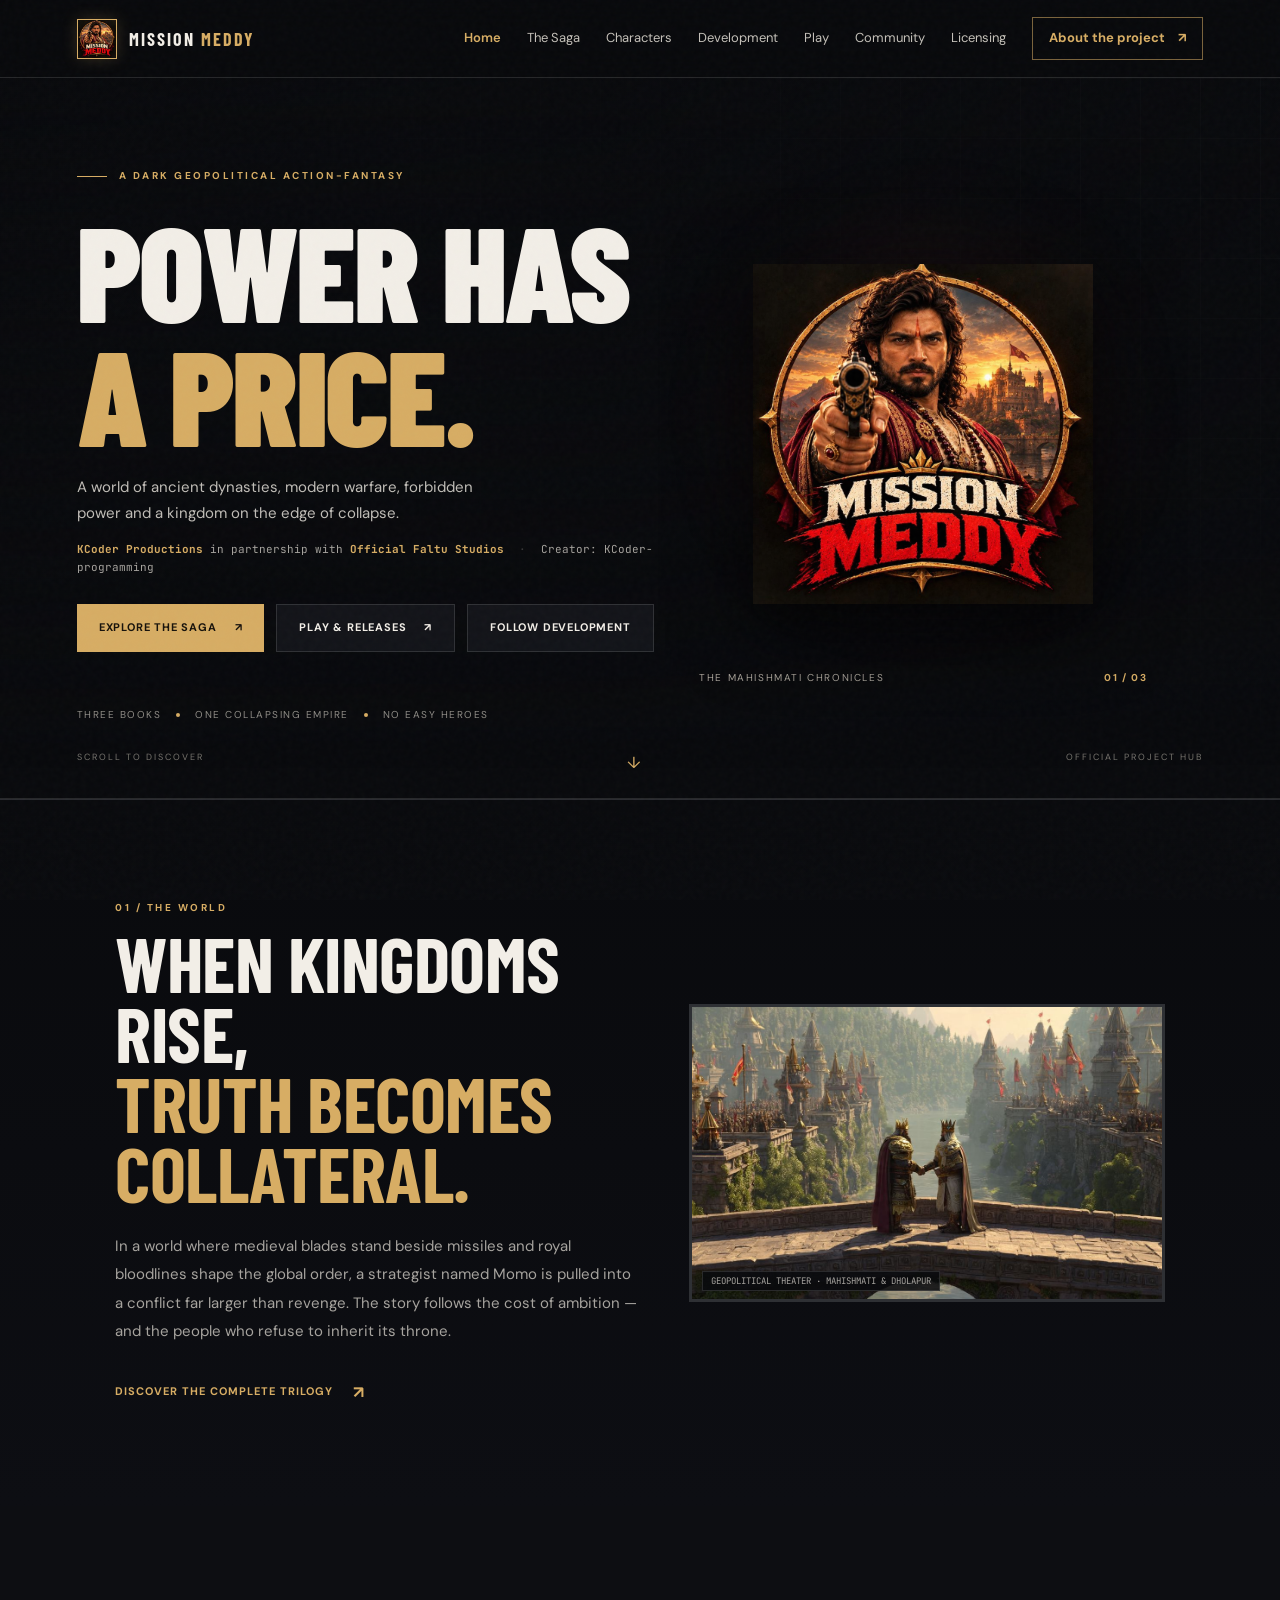
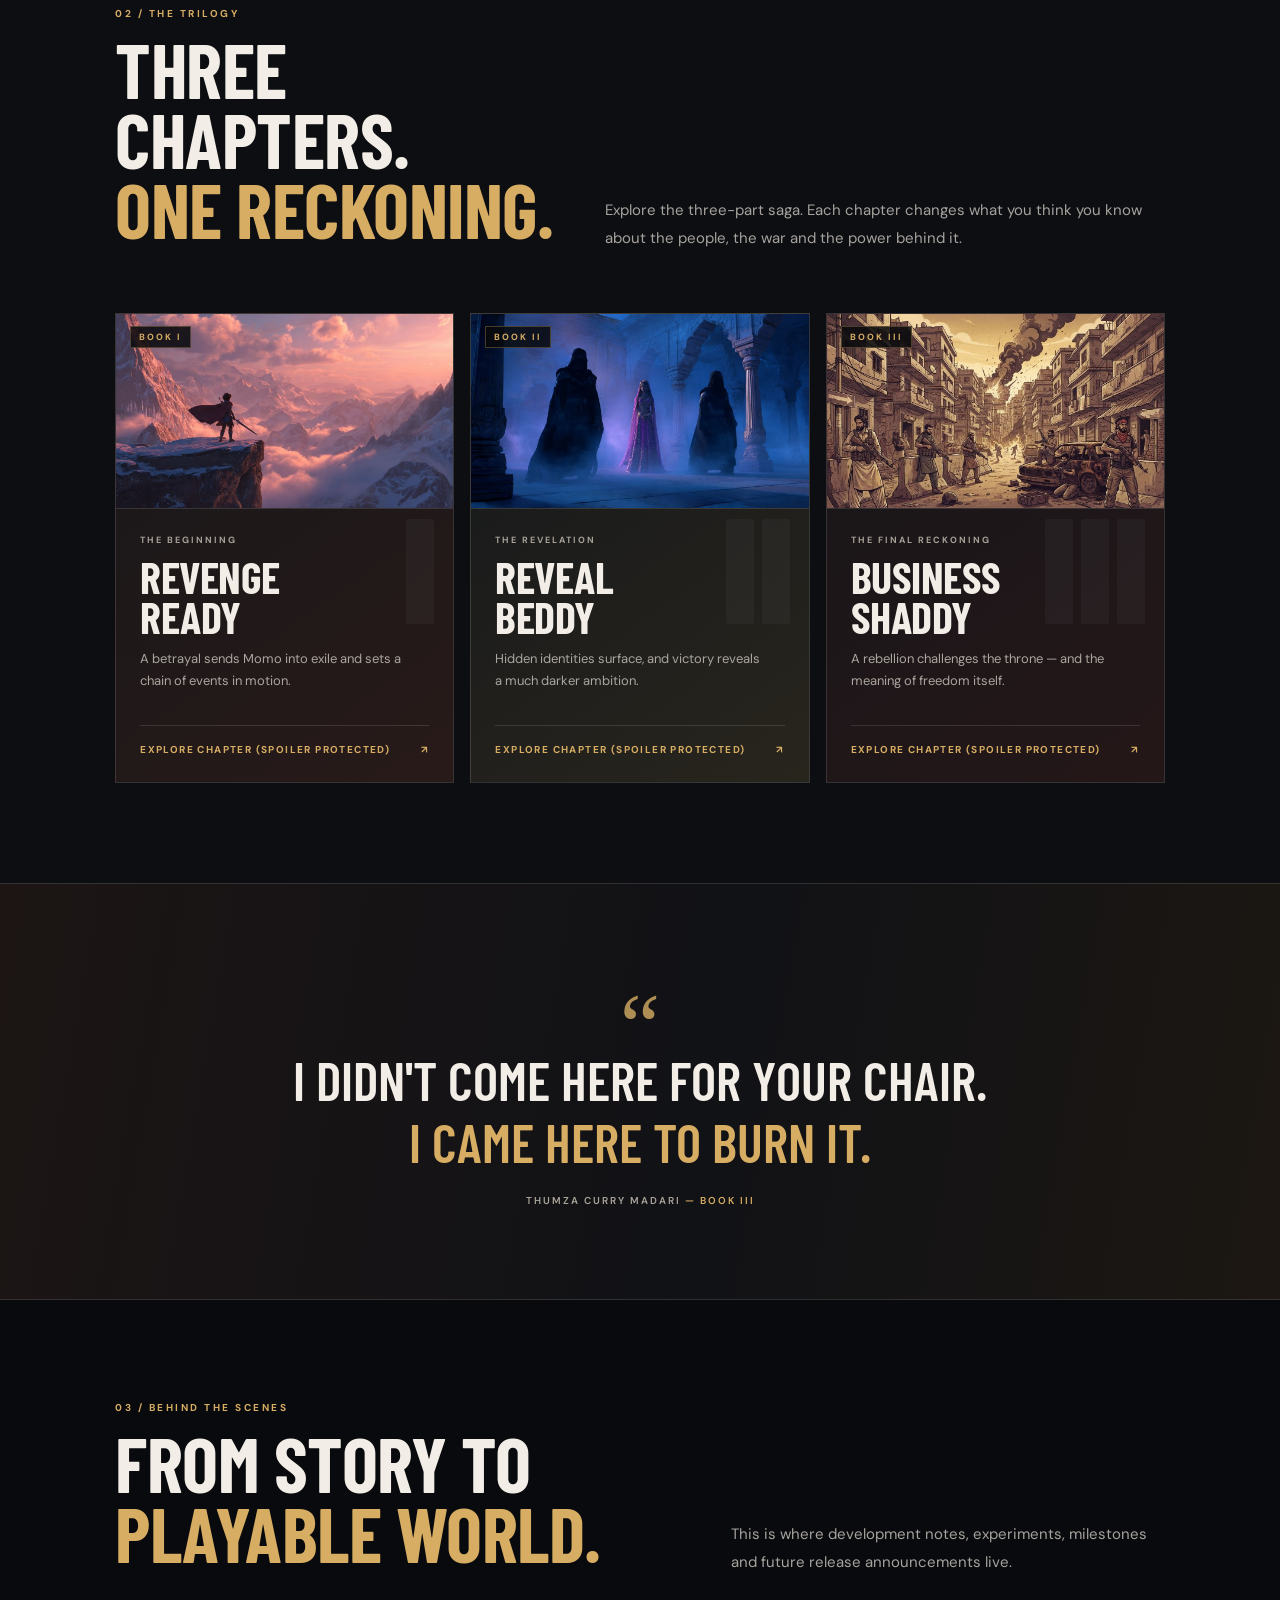
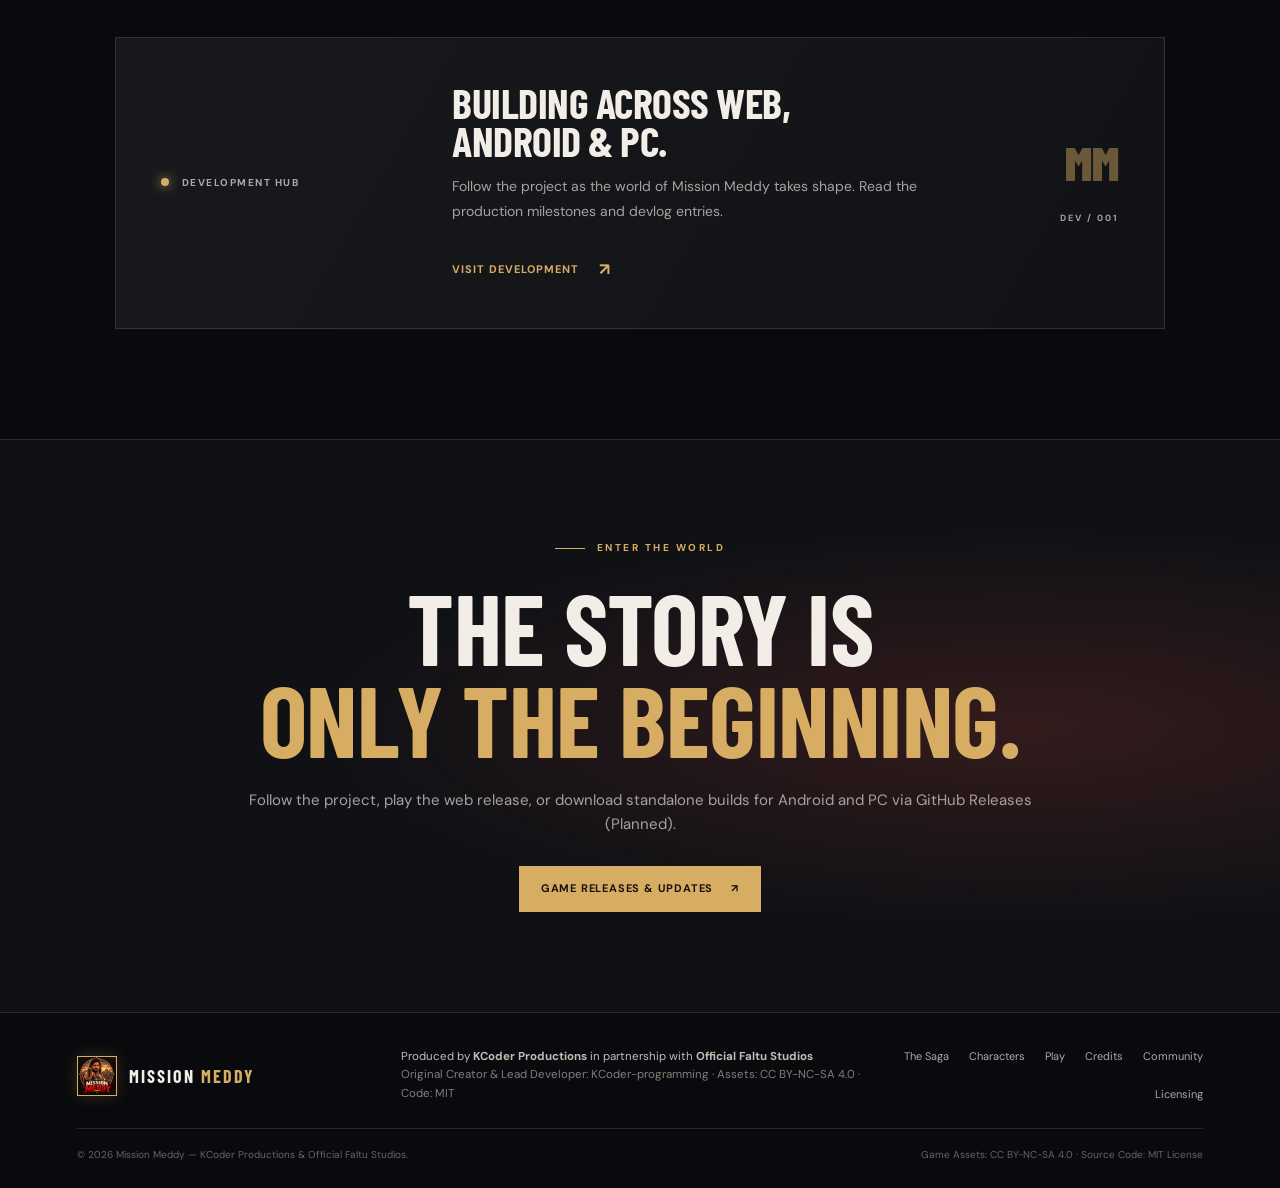
<file: index.html>
<!doctype html>
<html lang="en">
<head>
  <meta charset="utf-8">
  <meta name="viewport" content="width=device-width, initial-scale=1">
  <meta name="description" content="The official home of Mission Meddy — a dark geopolitical action-fantasy trilogy by KCoder Productions in partnership with Official Faltu Studios.">
  <meta name="theme-color" content="#090a0d">
  <link rel="canonical" href="https://kcoder-programming.github.io/mission-meddy-website/index.html">
  <meta property="og:type" content="website">
  <meta property="og:site_name" content="Mission Meddy">
  <meta property="og:title" content="Mission Meddy — A world built on power | Official Website">
  <meta property="og:description" content="The official home of Mission Meddy — a dark geopolitical action-fantasy trilogy by KCoder Productions in partnership with Official Faltu Studios.">
  <meta property="og:url" content="https://kcoder-programming.github.io/mission-meddy-website/index.html">
  <meta property="og:image" content="https://kcoder-programming.github.io/mission-meddy-website/assets/images/og-image.jpg">
  <meta name="twitter:card" content="summary_large_image">
  <meta name="google-site-verification" content="Md4FY6kbjRkjo7_OT83eb8rUopv3QQ-ZuuAExY5uuLI" />
  <title>Mission Meddy — A world built on power | Official Website</title>
  <link rel="icon" href="assets/images/favicon.png" type="image/png">
  <link rel="apple-touch-icon" href="assets/images/apple-touch-icon.png">
  <link rel="preconnect" href="https://fonts.googleapis.com">
  <link rel="preconnect" href="https://fonts.gstatic.com" crossorigin>
  <link rel="stylesheet" href="https://fonts.googleapis.com/css2?family=Barlow+Condensed:wght@500;600;700;800;900&family=DM+Sans:wght@400;500;600;700&family=JetBrains+Mono:wght@400;500;600&display=swap">
  <link rel="stylesheet" href="assets/css/style.css">
  <script src="assets/js/main.js" defer></script>
</head>
<body>
  <a class="skip-link" href="#main">Skip to content</a>
  <div class="noise" aria-hidden="true"></div>

  <!-- Header -->
  <header class="site-header">
    <a class="brand" href="index.html" aria-label="Mission Meddy home">
      <div class="brand-mark">
        <img src="assets/images/emblem-sm.jpg" alt="" width="40" height="40">
      </div>
      <span class="brand-name">MISSION <b>MEDDY</b></span>
    </a>

    <button class="menu-toggle" aria-label="Toggle navigation" aria-expanded="false">
      <span></span><span></span>
    </button>

    <nav class="nav">
      <a class="active" aria-current="page" href="index.html">Home</a>
      <a href="pages/story.html">The Saga</a>
      <a href="pages/characters.html">Characters</a>
      <a href="pages/development.html">Development</a>
      <a href="pages/downloads.html">Play</a>
      <a href="pages/community.html">Community</a>
      <a href="pages/licenses.html">Licensing</a>
      <a class="nav-cta" href="pages/about.html">About the project <span>↗</span></a>
    </nav>
  </header>

  <main id="main">
    <!-- Hero Section -->
    <section class="hero">
      <div class="hero-grid"></div>
      <div class="hero-content">
        <p class="eyebrow"><span class="eyebrow-line"></span> A DARK GEOPOLITICAL ACTION-FANTASY</p>
        <h1>POWER HAS<br><em>A PRICE.</em></h1>
        <p class="hero-copy">A world of ancient dynasties, modern warfare, forbidden power and a kingdom on the edge of collapse.</p>
        
        <div class="hero-studio">
          <strong>KCoder Productions</strong> in partnership with <strong>Official Faltu Studios</strong>
          <span style="margin: 0 8px; opacity: 0.3;">·</span>
          <span>Creator: KCoder-programming</span>
        </div>

        <div class="hero-actions">
          <a class="button button-primary" href="pages/story.html">Explore the saga <span>↗</span></a>
          <a class="button button-ghost" href="pages/downloads.html">Play &amp; Releases <span>↗</span></a>
          <a class="button button-ghost" href="pages/development.html">Follow development</a>
        </div>

        <div class="hero-meta">
          <span>THREE BOOKS</span><i></i>
          <span>ONE COLLAPSING EMPIRE</span><i></i>
          <span>NO EASY HEROES</span>
        </div>
      </div>

      <div class="hero-art" aria-label="Official Mission Meddy Sunset Warrior Artwork">
        <div class="art-glow"></div>
        <div class="emblem-showcase">
          <a href="pages/downloads.html">
            <img src="assets/images/emblem.jpg" alt="Mission Meddy Sunset Warrior Emblem">
          </a>
        </div>
        <div class="art-caption">
          <span>THE MAHISHMATI CHRONICLES</span>
          <b>01 / 03</b>
        </div>
      </div>

      <div class="hero-bottom">
        <span>SCROLL TO DISCOVER</span>
        <span class="scroll-mark">↓</span>
        <span>OFFICIAL PROJECT HUB</span>
      </div>
    </section>

    <!-- FUTURE: OFFICIAL TRAILER SECTION (hidden until the trailer exists)
         To enable: delete this comment wrapper, keep ONE option (A or B) and delete the other.
    <section class="trailer section-wrap" aria-label="Mission Meddy trailer">
      <div class="section-kicker">OFFICIAL TRAILER</div>

      [OPTION A - self-hosted video: put the file at assets/images/dev/trailer.mp4]
      <video controls preload="metadata" playsinline poster="assets/images/collateral.jpg" aria-label="Watch the Mission Meddy trailer" style="width: 100%; height: 100%; border-radius: 6px;">
        <source src="assets/images/dev/trailer.mp4" type="video/mp4">
        Your browser does not support the video tag.
      </video>

      [OPTION B - YouTube embed: replace VIDEO_ID with the real video id]
      <div class="trailer-embed">
        <iframe width="100%" height="100%" src="https://www.youtube-nocookie.com/embed/VIDEO_ID" title="Mission Meddy Official Trailer" loading="lazy" frameborder="0" allow="accelerometer; clipboard-write; encrypted-media; gyroscope; picture-in-picture; web-share" allowfullscreen></iframe>
      </div>
    </section>
    -->

    <!-- 01 / The World -->
    <section class="intro section-wrap">
      <div class="intro-main">
        <div class="section-kicker">01 / THE WORLD</div>
        <h2>When kingdoms rise,<br><em>truth becomes collateral.</em></h2>
        <p>In a world where medieval blades stand beside missiles and royal bloodlines shape the global order, a strategist named Momo is pulled into a conflict far larger than revenge. The story follows the cost of ambition — and the people who refuse to inherit its throne.</p>
        <a class="text-link" href="pages/story.html">Discover the complete trilogy <span>↗</span></a>
      </div>

      <div class="visual-slot ratio-16-10">
        <img src="assets/images/collateral.jpg" alt="Concept art of the Mission Meddy world: the kingdoms of Mahishmati and Dholapur" loading="lazy" decoding="async">
        <div class="visual-slot-badge">GEOPOLITICAL THEATER · MAHISHMATI &amp; DHOLAPUR</div>
      </div>
    </section>

    <!-- 02 / The Trilogy -->
    <section class="trilogy section-wrap">
      <div class="section-heading">
        <div>
          <div class="section-kicker">02 / THE TRILOGY</div>
          <h2>Three chapters.<br><em>One reckoning.</em></h2>
        </div>
        <p>Explore the three-part saga. Each chapter changes what you think you know about the people, the war and the power behind it.</p>
      </div>

      <div class="book-grid">
        <a class="book-card book-one" href="pages/story.html#revenge-ready">
          <span class="book-number">BOOK I</span>
          <div class="book-art-frame">
            <img src="assets/images/bookone.jpg" alt="Mission Meddy: Revenge Ready" loading="lazy" decoding="async">
          </div>
          <div class="book-symbol">I</div>
          <div class="book-info">
            <span>THE BEGINNING</span>
            <h3>REVENGE<br>READY</h3>
            <p>A betrayal sends Momo into exile and sets a chain of events in motion.</p>
            <b><span>Explore chapter (Spoiler Protected)</span> <span>↗</span></b>
          </div>
        </a>

        <a class="book-card book-two" href="pages/story.html#reveal-beddy">
          <span class="book-number">BOOK II</span>
          <div class="book-art-frame">
            <img src="assets/images/booktwo.jpg" alt="Mission Meddy: Reveal Beddy" loading="lazy" decoding="async">
          </div>
          <div class="book-symbol">II</div>
          <div class="book-info">
            <span>THE REVELATION</span>
            <h3>REVEAL<br>BEDDY</h3>
            <p>Hidden identities surface, and victory reveals a much darker ambition.</p>
            <b><span>Explore chapter (Spoiler Protected)</span> <span>↗</span></b>
          </div>
        </a>

        <a class="book-card book-three" href="pages/story.html#business-shaddy">
          <span class="book-number">BOOK III</span>
          <div class="book-art-frame">
            <img src="assets/images/bookthree.jpg" alt="Mission Meddy: Business Shaddy" loading="lazy" decoding="async">
          </div>
          <div class="book-symbol">III</div>
          <div class="book-info">
            <span>THE FINAL RECKONING</span>
            <h3>BUSINESS<br>SHADDY</h3>
            <p>A rebellion challenges the throne — and the meaning of freedom itself.</p>
            <b><span>Explore chapter (Spoiler Protected)</span> <span>↗</span></b>
          </div>
        </a>
      </div>
    </section>

    <!-- Quote Band -->
    <section class="quote-band">
      <div class="quote-mark">“</div>
      <blockquote>I didn't come here for your chair.<br><em>I came here to burn it.</em></blockquote>
      <div class="quote-credit">THUMZA CURRY MADARI <span>— BOOK III</span></div>
    </section>

    <!-- 03 / Behind the Scenes -->
    <section class="updates section-wrap">
      <div class="section-heading">
        <div>
          <div class="section-kicker">03 / BEHIND THE SCENES</div>
          <h2>From story to <em>playable world.</em></h2>
        </div>
        <p>This is where development notes, experiments, milestones and future release announcements live.</p>
      </div>

      <div class="update-panel">
        <div class="update-status"><span class="status-dot"></span> DEVELOPMENT HUB</div>
        <div>
          <h3>Building across Web,<br>Android &amp; PC.</h3>
          <p>Follow the project as the world of Mission Meddy takes shape. Read the production milestones and devlog entries.</p>
          <a class="text-link" href="pages/development.html">Visit development <span>↗</span></a>
        </div>
        <div class="update-index">MM<br><span>DEV / 001</span></div>
      </div>
    </section>

    <!-- Final CTA -->
    <section class="final-cta">
      <div class="final-cta-inner">
        <p class="eyebrow"><span class="eyebrow-line"></span> ENTER THE WORLD</p>
        <h2>THE STORY IS<br><em>ONLY THE BEGINNING.</em></h2>
        <p>Follow the project, play the web release, or download standalone builds for Android and PC via GitHub Releases (Planned).</p>
        <a class="button button-primary" href="pages/downloads.html">Game releases &amp; updates <span>↗</span></a>
      </div>
    </section>
  </main>

  <!-- Site Footer -->
  <footer class="site-footer">
    <a class="brand" href="index.html">
      <div class="brand-mark">
        <img src="assets/images/emblem-sm.jpg" alt="" width="40" height="40">
      </div>
      <span class="brand-name">MISSION <b>MEDDY</b></span>
    </a>

    <p>
      Produced by <strong>KCoder Productions</strong> in partnership with <strong>Official Faltu Studios</strong><br>
      <span>Original Creator &amp; Lead Developer: KCoder-programming · Assets: CC BY-NC-SA 4.0 · Code: MIT</span>
    </p>

    <div class="footer-links">
      <a href="pages/story.html">The Saga</a>
      <a href="pages/characters.html">Characters</a>
      <a href="pages/downloads.html">Play</a>
      <a href="pages/about.html">Credits</a>
      <a href="pages/community.html">Community</a>
      <a href="pages/licenses.html">Licensing</a>
    </div>

    <small>
      <span>© <span data-year></span> Mission Meddy — KCoder Productions &amp; Official Faltu Studios.</span>
      <span>Game Assets: CC BY-NC-SA 4.0 · Source Code: MIT License</span>
    </small>
  </footer>
</body>
</html>
</file>
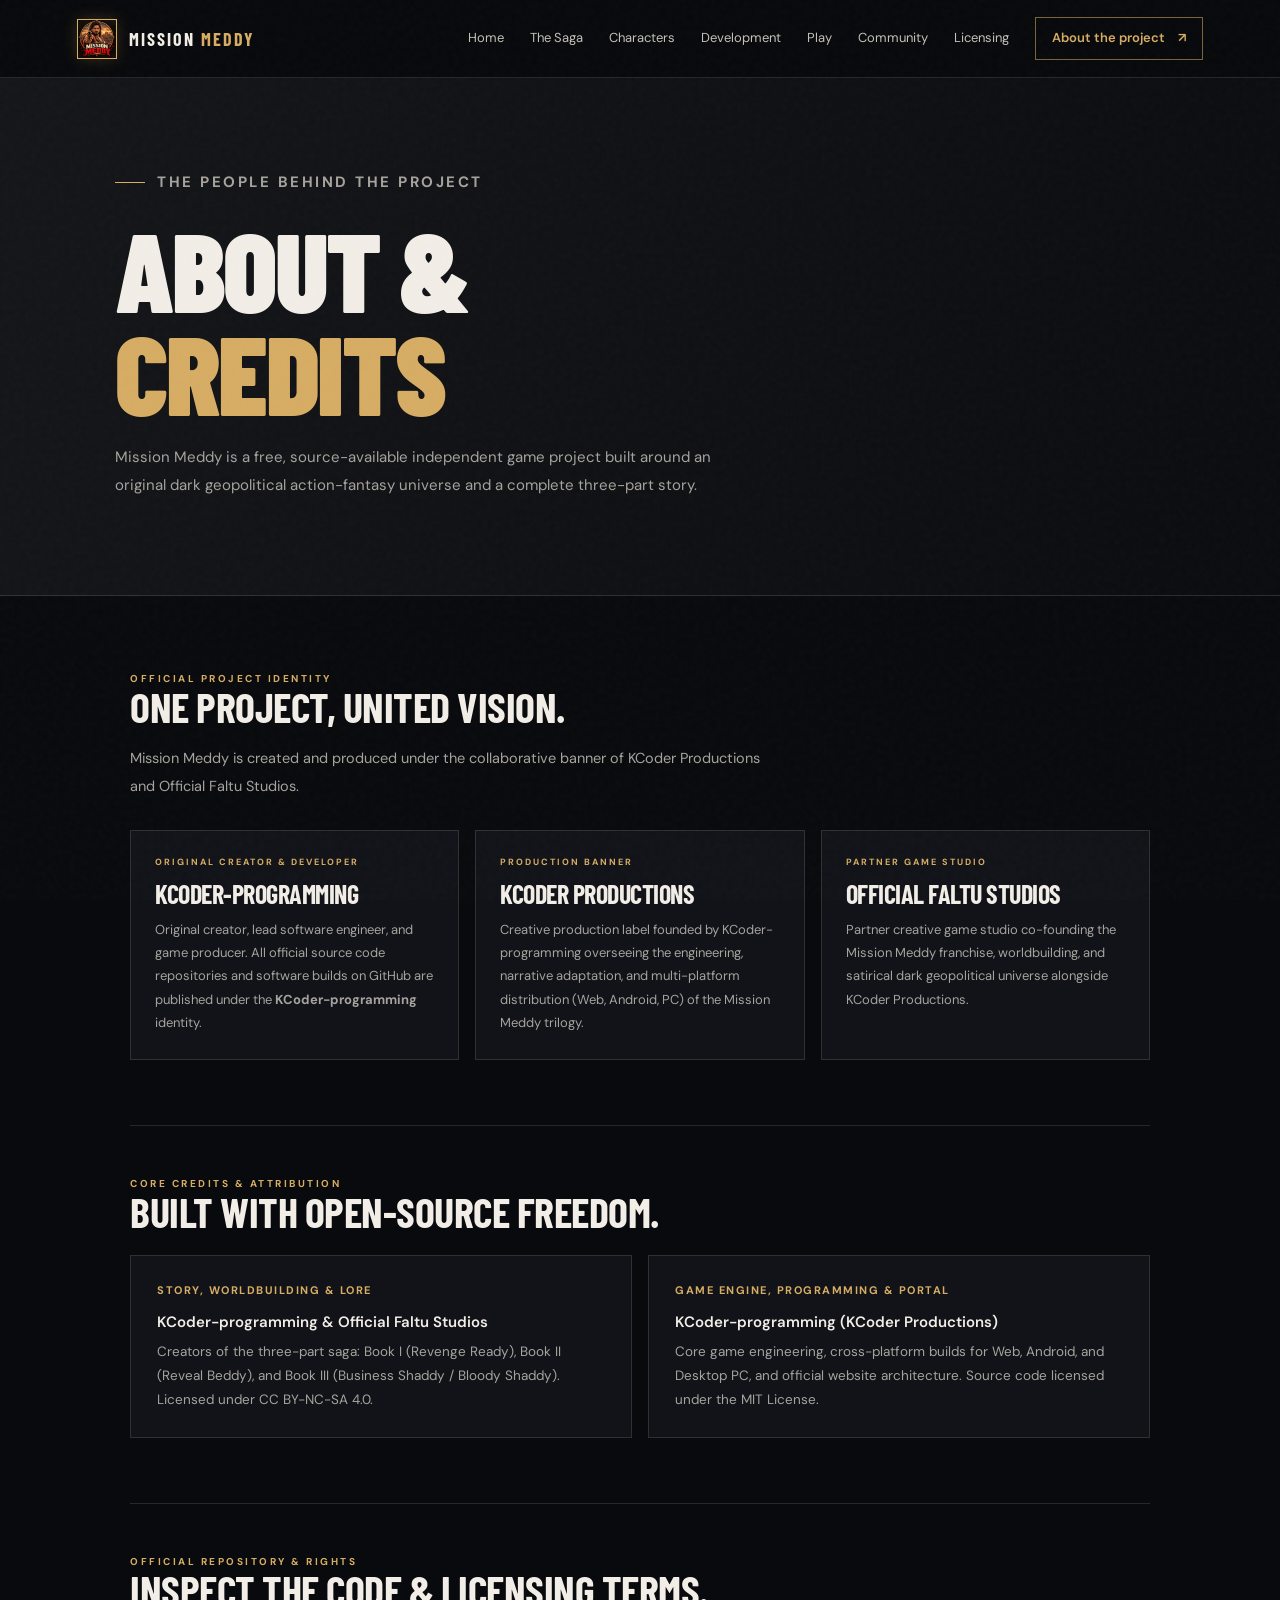
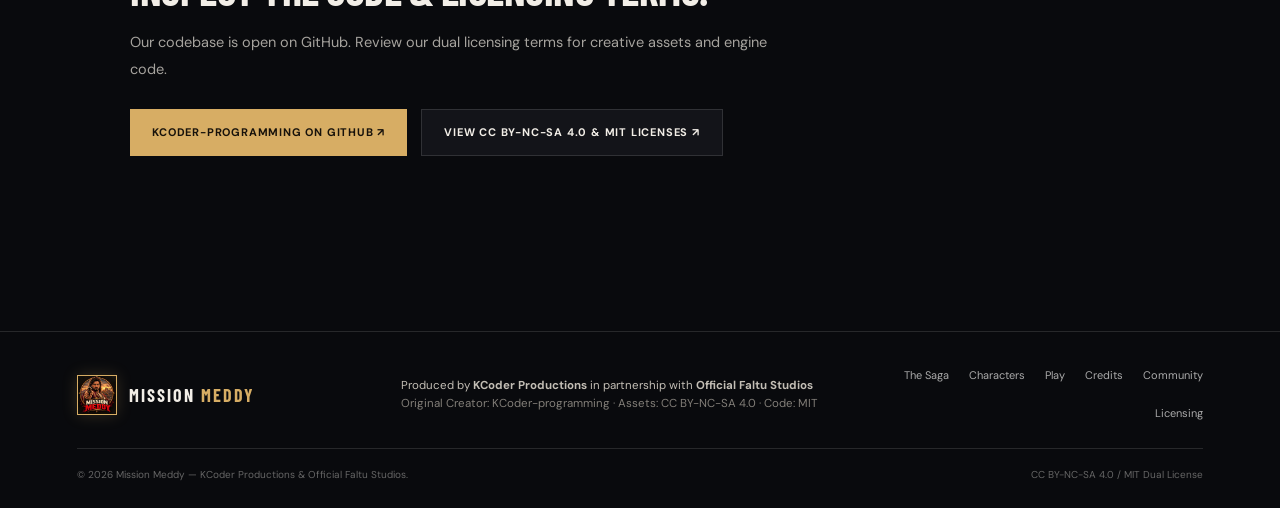
<file: pages/about.html>
<!doctype html>
<html lang="en">
<head>
  <meta charset="utf-8">
  <meta name="viewport" content="width=device-width, initial-scale=1">
  <meta name="description" content="About Mission Meddy — produced by KCoder Productions in partnership with Official Faltu Studios.">
  <meta name="theme-color" content="#090a0d">
  <link rel="canonical" href="https://kcoder-programming.github.io/mission-meddy-website/pages/about.html">
  <meta property="og:type" content="website">
  <meta property="og:site_name" content="Mission Meddy">
  <meta property="og:title" content="About &amp; Credits — Mission Meddy | KCoder Productions &amp; Official Faltu Studios">
  <meta property="og:description" content="About Mission Meddy — produced by KCoder Productions in partnership with Official Faltu Studios.">
  <meta property="og:url" content="https://kcoder-programming.github.io/mission-meddy-website/pages/about.html">
  <meta property="og:image" content="https://kcoder-programming.github.io/mission-meddy-website/assets/images/og-image.jpg">
  <meta name="twitter:card" content="summary_large_image">
  <title>About &amp; Credits — Mission Meddy | KCoder Productions &amp; Official Faltu Studios</title>
  <link rel="icon" href="../assets/images/favicon.png" type="image/png">
  <link rel="apple-touch-icon" href="../assets/images/apple-touch-icon.png">
  <link rel="preconnect" href="https://fonts.googleapis.com">
  <link rel="preconnect" href="https://fonts.gstatic.com" crossorigin>
  <link rel="stylesheet" href="https://fonts.googleapis.com/css2?family=Barlow+Condensed:wght@500;600;700;800;900&family=DM+Sans:wght@400;500;600;700&family=JetBrains+Mono:wght@400;500;600&display=swap">
  <link rel="stylesheet" href="../assets/css/style.css">
  <script src="../assets/js/main.js" defer></script>
</head>
<body>
  <a class="skip-link" href="#main">Skip to content</a>
  <div class="noise" aria-hidden="true"></div>

  <!-- Header -->
  <header class="site-header">
    <a class="brand" href="../index.html" aria-label="Mission Meddy home">
      <div class="brand-mark">
        <img src="../assets/images/emblem-sm.jpg" alt="" width="40" height="40">
      </div>
      <span class="brand-name">MISSION <b>MEDDY</b></span>
    </a>

    <button class="menu-toggle" aria-label="Toggle navigation" aria-expanded="false">
      <span></span><span></span>
    </button>

    <nav class="nav">
      <a href="../index.html">Home</a>
      <a href="story.html">The Saga</a>
      <a href="characters.html">Characters</a>
      <a href="development.html">Development</a>
      <a href="downloads.html">Play</a>
      <a href="community.html">Community</a>
      <a href="licenses.html">Licensing</a>
      <a class="nav-cta active" href="about.html">About the project <span>↗</span></a>
    </nav>
  </header>

  <main id="main">
    <!-- Page Hero -->
    <section class="page-hero">
      <p class="eyebrow"><span class="eyebrow-line"></span> THE PEOPLE BEHIND THE PROJECT</p>
      <h1>ABOUT &amp;<br><em>CREDITS</em></h1>
      <p>Mission Meddy is a free, source-available independent game project built around an original dark geopolitical action-fantasy universe and a complete three-part story.</p>
    </section>

    <div class="page-content">
      <!-- 01 / Official Project Identity -->
      <section class="content-block">
        <div class="section-kicker">OFFICIAL PROJECT IDENTITY</div>
        <h2>One project, united vision.</h2>
        <p style="color: var(--muted); max-width: 650px; margin-bottom: 30px;">
          Mission Meddy is created and produced under the collaborative banner of KCoder Productions and Official Faltu Studios.
        </p>

        <div class="feature-grid">
          <article class="feature-card">
            <span class="role">ORIGINAL CREATOR &amp; DEVELOPER</span>
            <h3>KCoder-programming</h3>
            <p>Original creator, lead software engineer, and game producer. All official source code repositories and software builds on GitHub are published under the <strong>KCoder-programming</strong> identity.</p>
          </article>

          <article class="feature-card">
            <span class="role">PRODUCTION BANNER</span>
            <h3>KCoder Productions</h3>
            <p>Creative production label founded by KCoder-programming overseeing the engineering, narrative adaptation, and multi-platform distribution (Web, Android, PC) of the Mission Meddy trilogy.</p>
          </article>

          <article class="feature-card">
            <span class="role">PARTNER GAME STUDIO</span>
            <h3>Official Faltu Studios</h3>
            <p>Partner creative game studio co-founding the Mission Meddy franchise, worldbuilding, and satirical dark geopolitical universe alongside KCoder Productions.</p>
          </article>
        </div>
      </section>

      <!-- 02 / Core Credits & Attribution -->
      <section class="content-block block-divider">
        <div class="section-kicker">CORE CREDITS &amp; ATTRIBUTION</div>
        <h2>Built with open-source freedom.</h2>

        <div style="display: grid; grid-template-columns: repeat(auto-fit, minmax(min(100%, 320px), 1fr)); gap: 16px; margin-top: 25px;">
          <div style="background: var(--panel); border: 1px solid var(--line); padding: 26px;">
            <b style="font-size: 11px; letter-spacing: 1.5px; text-transform: uppercase; color: var(--gold); display: block; margin-bottom: 8px;">
              STORY, WORLDBUILDING &amp; LORE
            </b>
            <p style="color: var(--text); font-weight: 600; font-size: 15px; margin-bottom: 4px;">
              KCoder-programming &amp; Official Faltu Studios
            </p>
            <p style="color: var(--muted); font-size: 13.5px; line-height: 1.75; margin: 0;">
              Creators of the three-part saga: Book I (Revenge Ready), Book II (Reveal Beddy), and Book III (Business Shaddy / Bloody Shaddy). Licensed under CC BY-NC-SA 4.0.
            </p>
          </div>

          <div style="background: var(--panel); border: 1px solid var(--line); padding: 26px;">
            <b style="font-size: 11px; letter-spacing: 1.5px; text-transform: uppercase; color: var(--gold); display: block; margin-bottom: 8px;">
              GAME ENGINE, PROGRAMMING &amp; PORTAL
            </b>
            <p style="color: var(--text); font-weight: 600; font-size: 15px; margin-bottom: 4px;">
              KCoder-programming (KCoder Productions)
            </p>
            <p style="color: var(--muted); font-size: 13.5px; line-height: 1.75; margin: 0;">
              Core game engineering, cross-platform builds for Web, Android, and Desktop PC, and official website architecture. Source code licensed under the MIT License.
            </p>
          </div>
        </div>
      </section>

      <!-- 03 / Repository & Rights -->
      <section class="content-block block-divider">
        <div class="section-kicker">OFFICIAL REPOSITORY &amp; RIGHTS</div>
        <h2>Inspect the code &amp; licensing terms.</h2>
        <p style="color: var(--muted); max-width: 650px; margin-bottom: 25px;">
          Our codebase is open on GitHub. Review our dual licensing terms for creative assets and engine code.
        </p>

        <div style="display: flex; gap: 14px; flex-wrap: wrap;">
          <a class="button button-primary" href="https://github.com/KCoder-programming" target="_blank" rel="noopener">
            KCoder-programming on GitHub ↗
          </a>
          <a class="button button-ghost" href="licenses.html">
            View CC BY-NC-SA 4.0 &amp; MIT Licenses ↗
          </a>
        </div>
      </section>
    </div>
  </main>

  <!-- Site Footer -->
  <footer class="site-footer">
    <a class="brand" href="../index.html">
      <div class="brand-mark">
        <img src="../assets/images/emblem-sm.jpg" alt="" width="40" height="40">
      </div>
      <span class="brand-name">MISSION <b>MEDDY</b></span>
    </a>

    <p>
      Produced by <strong>KCoder Productions</strong> in partnership with <strong>Official Faltu Studios</strong><br>
      <span>Original Creator: KCoder-programming · Assets: CC BY-NC-SA 4.0 · Code: MIT</span>
    </p>

    <div class="footer-links">
      <a href="story.html">The Saga</a>
      <a href="characters.html">Characters</a>
      <a href="downloads.html">Play</a>
      <a href="about.html">Credits</a>
      <a href="community.html">Community</a>
      <a href="licenses.html">Licensing</a>
    </div>

    <small>
      <span>© <span data-year></span> Mission Meddy — KCoder Productions &amp; Official Faltu Studios.</span>
      <span>CC BY-NC-SA 4.0 / MIT Dual License</span>
    </small>
  </footer>
</body>
</html>
</file>
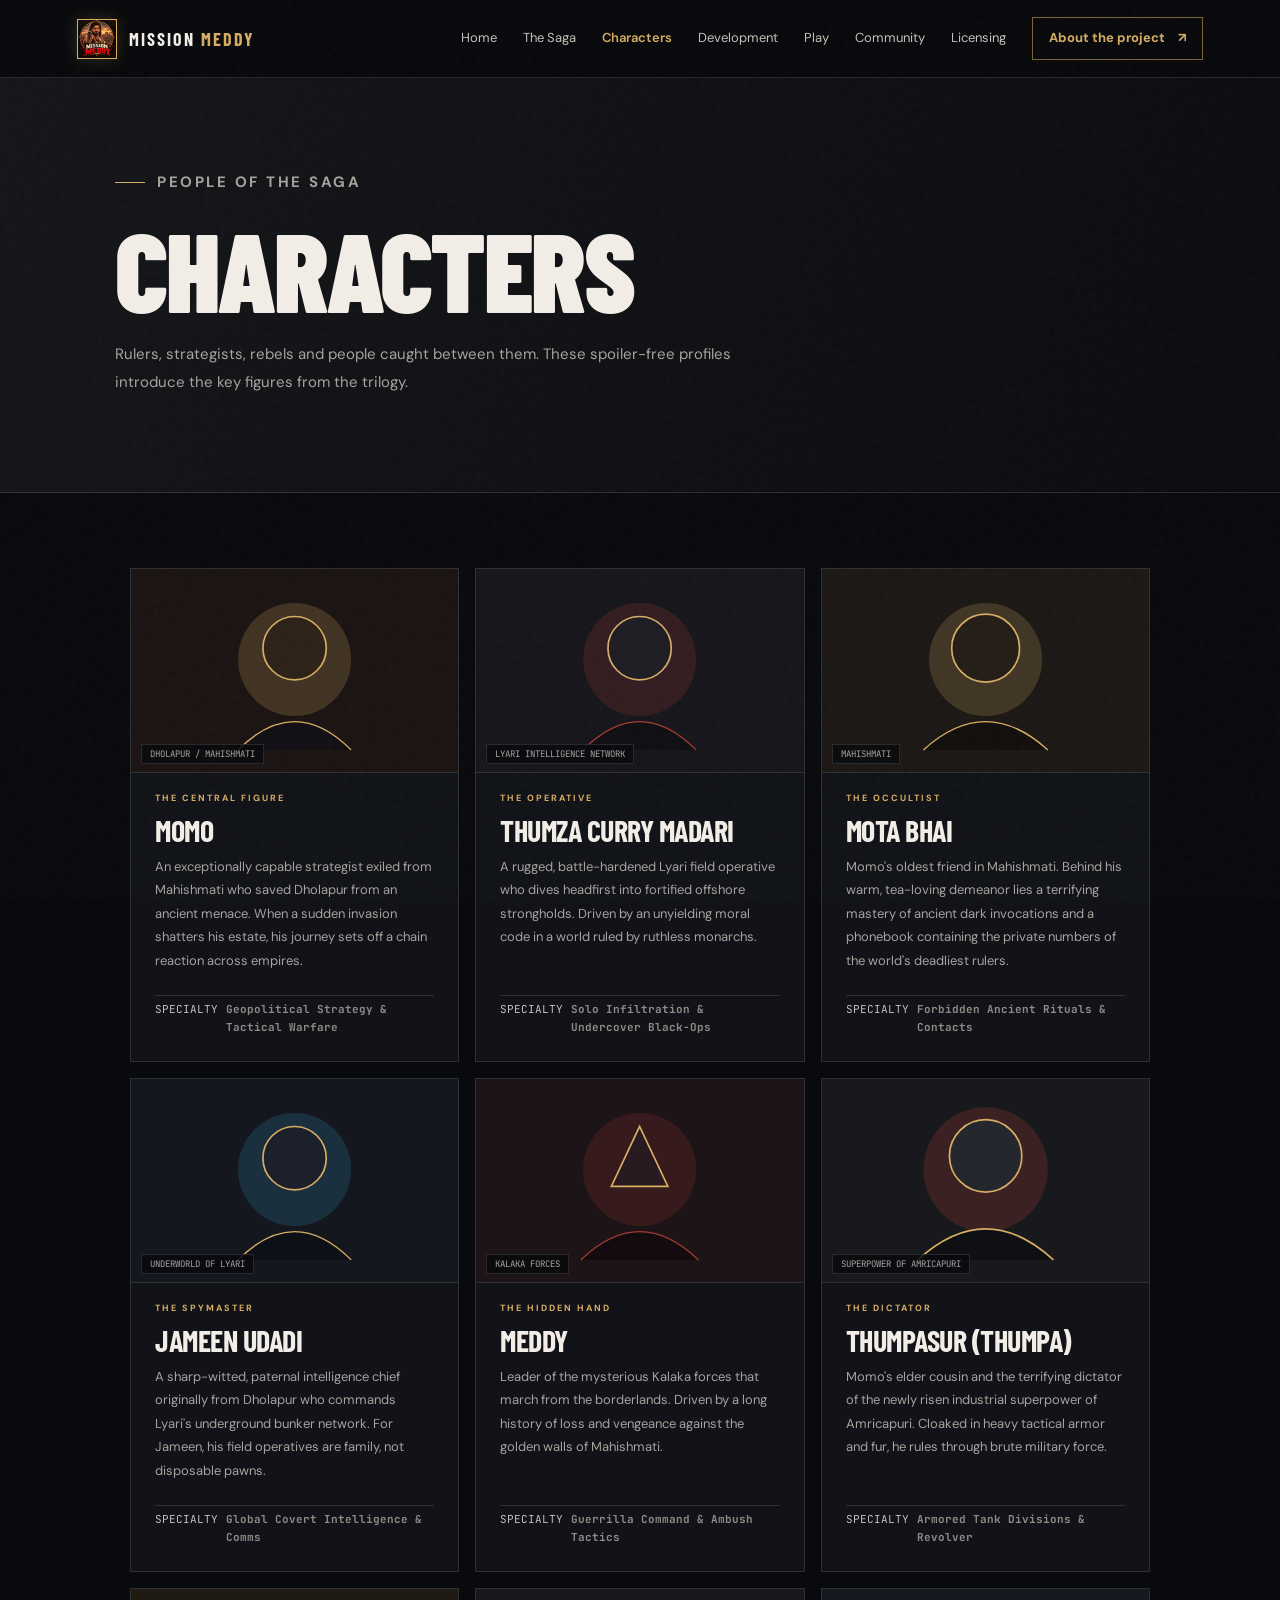
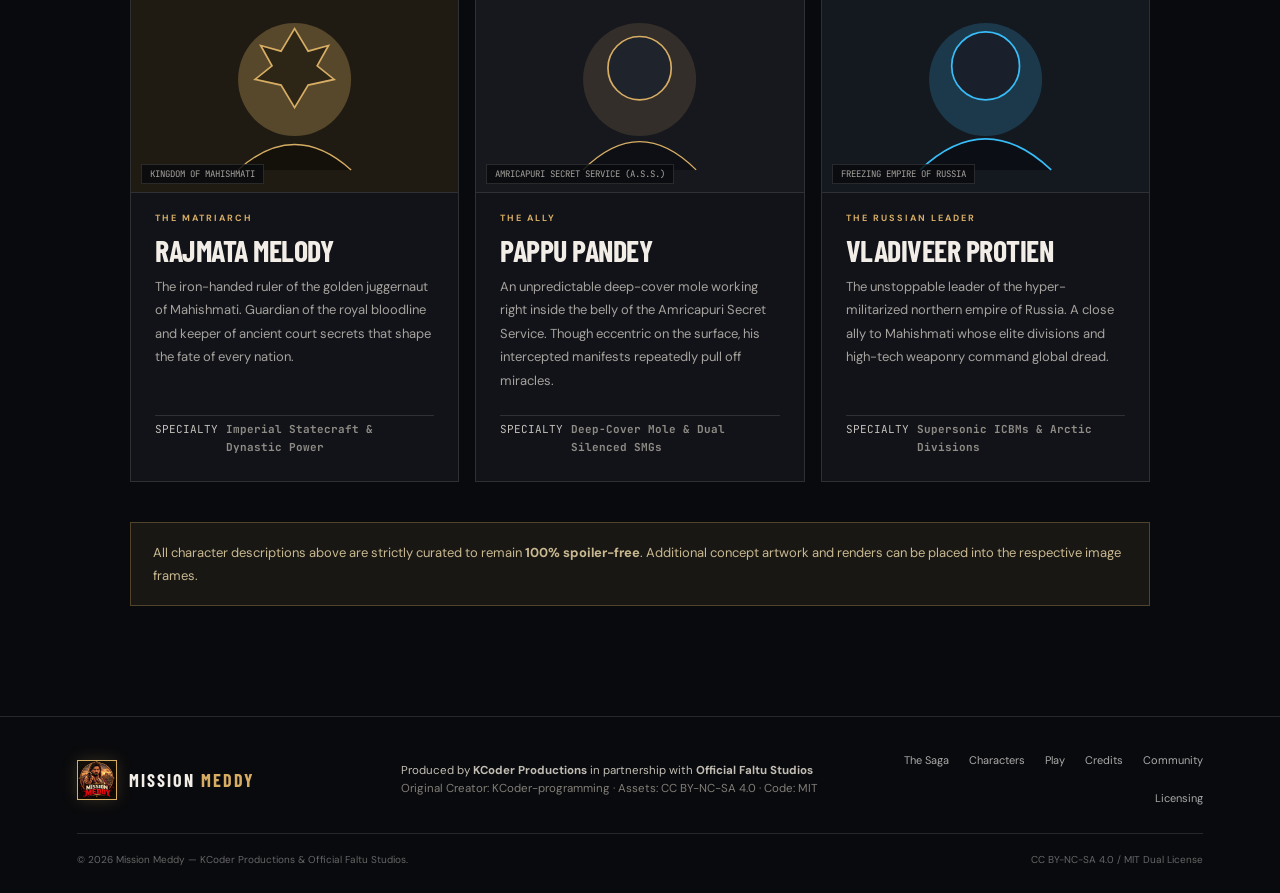
<file: pages/characters.html>
<!doctype html>
<html lang="en">
<head>
  <meta charset="utf-8">
  <meta name="viewport" content="width=device-width, initial-scale=1">
  <meta name="description" content="Meet the key figures of Mission Meddy — 100% spoiler-free character dossiers.">
  <meta name="theme-color" content="#090a0d">
  <link rel="canonical" href="https://kcoder-programming.github.io/mission-meddy-website/pages/characters.html">
  <meta property="og:type" content="website">
  <meta property="og:site_name" content="Mission Meddy">
  <meta property="og:title" content="Characters — Mission Meddy | KCoder Productions &amp; Official Faltu Studios">
  <meta property="og:description" content="Meet the key figures of Mission Meddy — 100% spoiler-free character dossiers.">
  <meta property="og:url" content="https://kcoder-programming.github.io/mission-meddy-website/pages/characters.html">
  <meta property="og:image" content="https://kcoder-programming.github.io/mission-meddy-website/assets/images/og-image.jpg">
  <meta name="twitter:card" content="summary_large_image">
  <title>Characters — Mission Meddy | KCoder Productions &amp; Official Faltu Studios</title>
  <link rel="icon" href="../assets/images/favicon.png" type="image/png">
  <link rel="apple-touch-icon" href="../assets/images/apple-touch-icon.png">
  <link rel="preconnect" href="https://fonts.googleapis.com">
  <link rel="preconnect" href="https://fonts.gstatic.com" crossorigin>
  <link rel="stylesheet" href="https://fonts.googleapis.com/css2?family=Barlow+Condensed:wght@500;600;700;800;900&family=DM+Sans:wght@400;500;600;700&family=JetBrains+Mono:wght@400;500;600&display=swap">
  <link rel="stylesheet" href="../assets/css/style.css">
  <script src="../assets/js/main.js" defer></script>
</head>
<body>
  <a class="skip-link" href="#main">Skip to content</a>
  <div class="noise" aria-hidden="true"></div>

  <!-- Header -->
  <header class="site-header">
    <a class="brand" href="../index.html" aria-label="Mission Meddy home">
      <div class="brand-mark">
        <img src="../assets/images/emblem-sm.jpg" alt="" width="40" height="40">
      </div>
      <span class="brand-name">MISSION <b>MEDDY</b></span>
    </a>

    <button class="menu-toggle" aria-label="Toggle navigation" aria-expanded="false">
      <span></span><span></span>
    </button>

    <nav class="nav">
      <a href="../index.html">Home</a>
      <a href="story.html">The Saga</a>
      <a class="active" aria-current="page" href="characters.html">Characters</a>
      <a href="development.html">Development</a>
      <a href="downloads.html">Play</a>
      <a href="community.html">Community</a>
      <a href="licenses.html">Licensing</a>
      <a class="nav-cta" href="about.html">About the project <span>↗</span></a>
    </nav>
  </header>

  <main id="main">
    <!-- Page Hero -->
    <section class="page-hero">
      <p class="eyebrow"><span class="eyebrow-line"></span> PEOPLE OF THE SAGA</p>
      <h1>CHARACTERS</h1>
      <p>Rulers, strategists, rebels and people caught between them. These spoiler-free profiles introduce the key figures from the trilogy.</p>
    </section>

    <div class="page-content">
      <!-- 3-Column Character Grid -->
      <div class="character-grid">
        <!-- 1. Momo -->
        <article class="character-card">
          <div class="visual-slot card-media">
            <svg viewBox="0 0 300 180" preserveAspectRatio="xMidYMid slice">
              <rect width="300" height="180" fill="#1b1413"/>
              <circle cx="150" cy="80" r="50" fill="#d7ad64" fill-opacity="0.2"/>
              <circle cx="150" cy="70" r="28" fill="#2d2218" stroke="#d7ad64" stroke-width="1.5"/>
              <path d="M100,160 Q150,110 200,160" fill="#121015" stroke="#d7ad64" stroke-width="1.2"/>
            </svg>
            <div class="visual-slot-badge">DHOLAPUR / MAHISHMATI</div>
          </div>
          <span class="role">THE CENTRAL FIGURE</span>
          <h3>Momo</h3>
          <p>An exceptionally capable strategist exiled from Mahishmati who saved Dholapur from an ancient menace. When a sudden invasion shatters his estate, his journey sets off a chain reaction across empires.</p>
          <p><br></p>
          <div class="specialty-tag">
            <span>SPECIALTY</span>
            <b>Geopolitical Strategy &amp; Tactical Warfare</b>
          </div>
        </article>

        <!-- 2. Thumza Curry Madari -->
        <article class="character-card">
          <div class="visual-slot card-media">
            <svg viewBox="0 0 300 180" preserveAspectRatio="xMidYMid slice">
              <rect width="300" height="180" fill="#17161c"/>
              <circle cx="150" cy="80" r="50" fill="#a53b32" fill-opacity="0.2"/>
              <circle cx="150" cy="70" r="28" fill="#1f1d24" stroke="#d7ad64" stroke-width="1.5"/>
              <path d="M100,160 Q150,110 200,160" fill="#100f13" stroke="#a53b32" stroke-width="1.2"/>
            </svg>
            <div class="visual-slot-badge">LYARI INTELLIGENCE NETWORK</div>
          </div>
          <span class="role">THE OPERATIVE</span>
          <h3>Thumza Curry Madari</h3>
          <p>A rugged, battle-hardened Lyari field operative who dives headfirst into fortified offshore strongholds. Driven by an unyielding moral code in a world ruled by ruthless monarchs.</p>
          <p></p>
          <div class="specialty-tag">
            <span>SPECIALTY</span>
            <b>Solo Infiltration &amp; Undercover Black-Ops</b>
          </div>
        </article>

        <!-- 3. Mota Bhai -->
        <article class="character-card">
          <div class="visual-slot card-media">
            <svg viewBox="0 0 300 180" preserveAspectRatio="xMidYMid slice">
              <rect width="300" height="180" fill="#1c1815"/>
              <circle cx="150" cy="80" r="50" fill="#d7ad64" fill-opacity="0.2"/>
              <circle cx="150" cy="70" r="30" fill="#241e17" stroke="#d7ad64" stroke-width="1.5"/>
              <path d="M95,160 Q150,110 205,160" fill="#120f0d" stroke="#d7ad64" stroke-width="1.2"/>
            </svg>
            <div class="visual-slot-badge">MAHISHMATI</div>
          </div>
          <span class="role">THE OCCULTIST</span>
          <h3>Mota Bhai</h3>
          <p>Momo's oldest friend in Mahishmati. Behind his warm, tea-loving demeanor lies a terrifying mastery of ancient dark invocations and a phonebook containing the private numbers of the world's deadliest rulers.</p>
          <p></p>
          <div class="specialty-tag">
            <span>SPECIALTY</span>
            <b>Forbidden Ancient Rituals &amp; Contacts</b>
          </div>
        </article>

        <!-- 4. Jameen Udadi -->
        <article class="character-card">
          <div class="visual-slot card-media">
            <svg viewBox="0 0 300 180" preserveAspectRatio="xMidYMid slice">
              <rect width="300" height="180" fill="#15171e"/>
              <circle cx="150" cy="80" r="50" fill="#38bdf8" fill-opacity="0.15"/>
              <circle cx="150" cy="70" r="28" fill="#1c202a" stroke="#d7ad64" stroke-width="1.5"/>
              <path d="M100,160 Q150,110 200,160" fill="#0d1016" stroke="#d7ad64" stroke-width="1.2"/>
            </svg>
            <div class="visual-slot-badge">UNDERWORLD OF LYARI</div>
          </div>
          <span class="role">THE SPYMASTER</span>
          <h3>Jameen Udadi</h3>
          <p>A sharp-witted, paternal intelligence chief originally from Dholapur who commands Lyari's underground bunker network. For Jameen, his field operatives are family, not disposable pawns.</p>
          <p><br></p>
          <div class="specialty-tag">
            <span>SPECIALTY</span>
            <b>Global Covert Intelligence &amp; Comms</b>
          </div>
        </article>

        <!-- 5. Meddy -->
        <article class="character-card">
          <div class="visual-slot card-media">
            <svg viewBox="0 0 300 180" preserveAspectRatio="xMidYMid slice">
              <rect width="300" height="180" fill="#1c1417"/>
              <circle cx="150" cy="80" r="50" fill="#a53b32" fill-opacity="0.2"/>
              <polygon points="150,42 125,95 175,95" fill="#291a21" stroke="#d7ad64" stroke-width="1.5"/>
              <path d="M98,160 Q150,110 202,160" fill="#140b0f" stroke="#a53b32" stroke-width="1.2"/>
            </svg>
            <div class="visual-slot-badge">KALAKA FORCES</div>
          </div>
          <span class="role">THE HIDDEN HAND</span>
          <h3>Meddy</h3>
          <p>Leader of the mysterious Kalaka forces that march from the borderlands. Driven by a long history of loss and vengeance against the golden walls of Mahishmati.</p>
          <div class="specialty-tag">
            <span>SPECIALTY</span>
            <b>Guerrilla Command &amp; Ambush Tactics</b>
          </div>
        </article>

        <!-- 6. Thumpasur (Thumpa) -->
        <article class="character-card">
          <div class="visual-slot card-media">
            <svg viewBox="0 0 300 180" preserveAspectRatio="xMidYMid slice">
              <rect width="300" height="180" fill="#18191d"/>
              <circle cx="150" cy="80" r="55" fill="#a53b32" fill-opacity="0.25"/>
              <circle cx="150" cy="68" r="32" fill="#25272e" stroke="#d7ad64" stroke-width="1.5"/>
              <path d="M90,160 Q150,105 210,160" fill="#0f1013" stroke="#d7ad64" stroke-width="1.5"/>
            </svg>
            <div class="visual-slot-badge">SUPERPOWER OF AMRICAPURI</div>
          </div>
          <span class="role">THE DICTATOR</span>
          <h3>Thumpasur (Thumpa)</h3>
          <p>Momo's elder cousin and the terrifying dictator of the newly risen industrial superpower of Amricapuri. Cloaked in heavy tactical armor and fur, he rules through brute military force.</p>
          <div class="specialty-tag">
            <span>SPECIALTY</span>
            <b>Armored Tank Divisions &amp; Revolver</b>
          </div>
        </article>

        <!-- 7. Rajmata Melody -->
        <article class="character-card">
          <div class="visual-slot card-media">
            <svg viewBox="0 0 300 180" preserveAspectRatio="xMidYMid slice">
              <rect width="300" height="180" fill="#1f1b13"/>
              <circle cx="150" cy="80" r="50" fill="#d7ad64" fill-opacity="0.3"/>
              <polygon points="150,35 162,55 180,50 170,68 185,80 162,85 150,105 138,85 115,80 130,68 120,50 138,55" fill="#2d2516" stroke="#d7ad64" stroke-width="1.5"/>
              <path d="M100,160 Q150,115 200,160" fill="#14110b" stroke="#d7ad64" stroke-width="1.2"/>
            </svg>
            <div class="visual-slot-badge">KINGDOM OF MAHISHMATI</div>
          </div>
          <span class="role">THE MATRIARCH</span>
          <h3>Rajmata Melody</h3>
          <p>The iron-handed ruler of the golden juggernaut of Mahishmati. Guardian of the royal bloodline and keeper of ancient court secrets that shape the fate of every nation.</p>
          <div class="specialty-tag">
            <span>SPECIALTY</span>
            <b>Imperial Statecraft &amp; Dynastic Power</b>
          </div>
        </article>

        <!-- 8. Pappu Pandey -->
        <article class="character-card">
          <div class="visual-slot card-media">
            <svg viewBox="0 0 300 180" preserveAspectRatio="xMidYMid slice">
              <rect width="300" height="180" fill="#16181e"/>
              <circle cx="150" cy="80" r="50" fill="#d7ad64" fill-opacity="0.15"/>
              <circle cx="150" cy="70" r="28" fill="#1f232c" stroke="#d7ad64" stroke-width="1.5"/>
              <path d="M100,160 Q150,110 200,160" fill="#0d0f14" stroke="#d7ad64" stroke-width="1.2"/>
            </svg>
            <div class="visual-slot-badge">AMRICAPURI SECRET SERVICE (A.S.S.)</div>
          </div>
          <span class="role">THE ALLY</span>
          <h3>Pappu Pandey</h3>
          <p>An unpredictable deep-cover mole working right inside the belly of the Amricapuri Secret Service. Though eccentric on the surface, his intercepted manifests repeatedly pull off miracles.</p>
          <p><br></p>
          <div class="specialty-tag">
            <span>SPECIALTY</span>
            <b>Deep-Cover Mole &amp; Dual Silenced SMGs</b>
          </div>
        </article>

        <!-- 9. Vladiveer Protien -->
        <article class="character-card">
          <div class="visual-slot card-media">
            <svg viewBox="0 0 300 180" preserveAspectRatio="xMidYMid slice">
              <rect width="300" height="180" fill="#14181f"/>
              <circle cx="150" cy="80" r="50" fill="#38bdf8" fill-opacity="0.2"/>
              <circle cx="150" cy="68" r="30" fill="#1a202b" stroke="#38bdf8" stroke-width="1.5"/>
              <path d="M92,160 Q150,105 208,160" fill="#0b0e14" stroke="#38bdf8" stroke-width="1.5"/>
            </svg>
            <div class="visual-slot-badge">FREEZING EMPIRE OF RUSSIA</div>
          </div>
          <span class="role">THE RUSSIAN LEADER</span>
          <h3>Vladiveer Protien</h3>
          <p>The unstoppable leader of the hyper-militarized northern empire of Russia. A close ally to Mahishmati whose elite divisions and high-tech weaponry command global dread.</p>
          <div class="specialty-tag">
            <span>SPECIALTY</span>
            <b>Supersonic ICBMs &amp; Arctic Divisions</b>
          </div>
        </article>
      </div>

      <div class="notice" style="margin-top: 40px;">
        All character descriptions above are strictly curated to remain <strong>100% spoiler-free</strong>. Additional concept artwork and renders can be placed into the respective image frames.
      </div>
    </div>
  </main>

  <!-- Site Footer -->
  <footer class="site-footer">
    <a class="brand" href="../index.html">
      <div class="brand-mark">
        <img src="../assets/images/emblem-sm.jpg" alt="" width="40" height="40">
      </div>
      <span class="brand-name">MISSION <b>MEDDY</b></span>
    </a>

    <p>
      Produced by <strong>KCoder Productions</strong> in partnership with <strong>Official Faltu Studios</strong><br>
      <span>Original Creator: KCoder-programming · Assets: CC BY-NC-SA 4.0 · Code: MIT</span>
    </p>

    <div class="footer-links">
      <a href="story.html">The Saga</a>
      <a href="characters.html">Characters</a>
      <a href="downloads.html">Play</a>
      <a href="about.html">Credits</a>
      <a href="community.html">Community</a>
      <a href="licenses.html">Licensing</a>
    </div>

    <small>
      <span>© <span data-year></span> Mission Meddy — KCoder Productions &amp; Official Faltu Studios.</span>
      <span>CC BY-NC-SA 4.0 / MIT Dual License</span>
    </small>
  </footer>
</body>
</html>
</file>
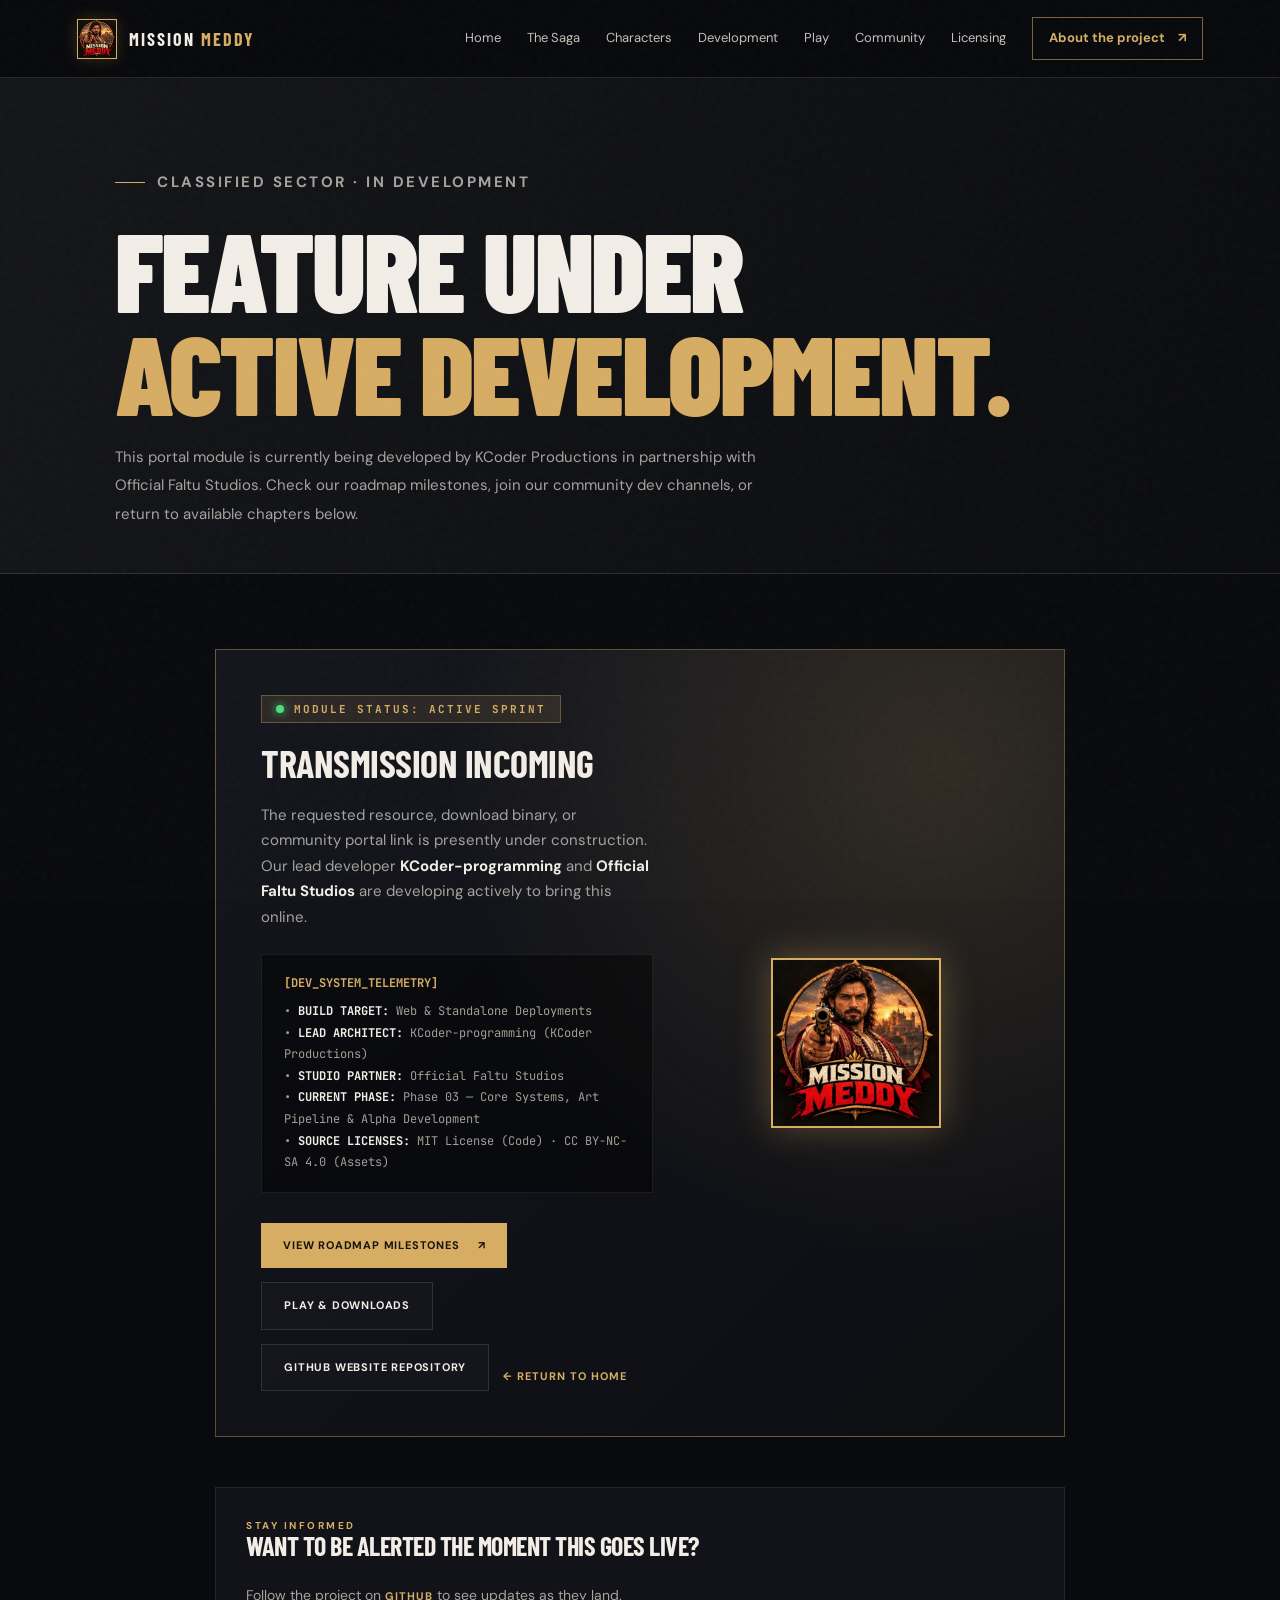
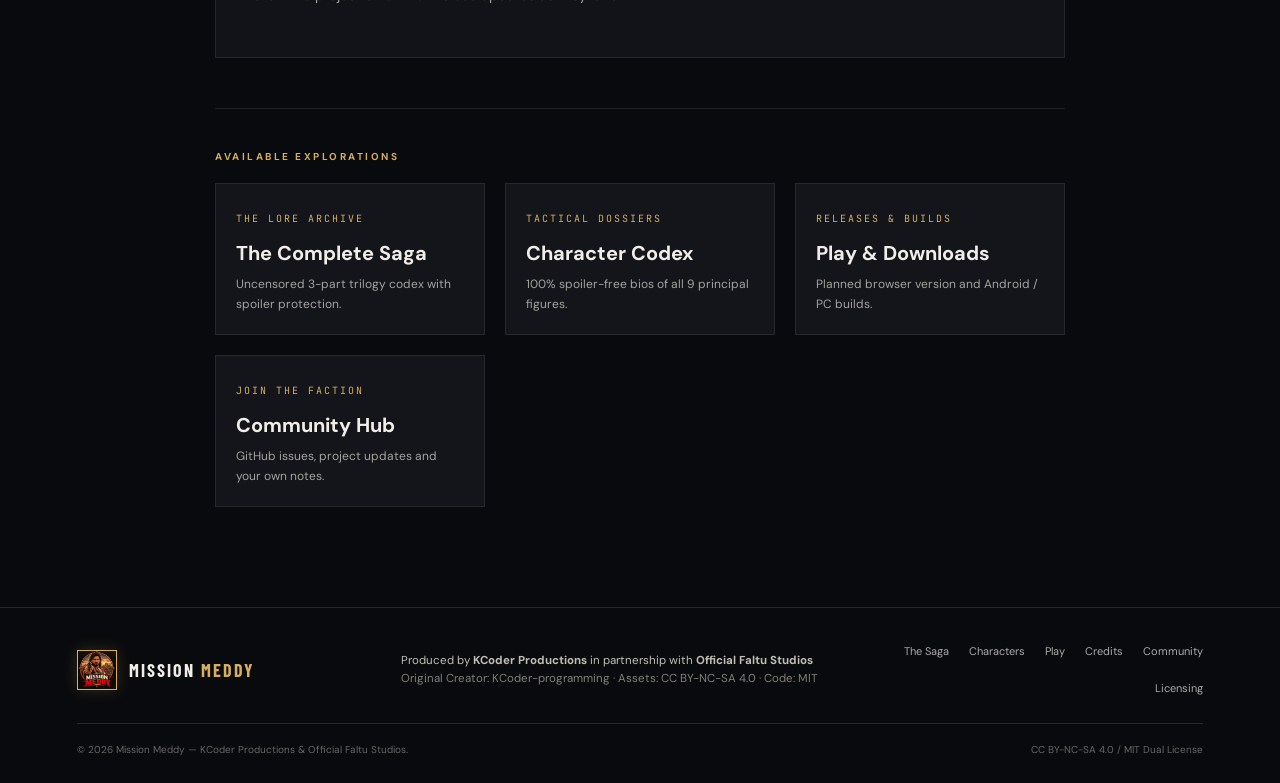
<file: pages/coming-soon.html>
<!doctype html>
<html lang="en">
<head>
  <meta charset="utf-8">
  <meta name="viewport" content="width=device-width, initial-scale=1">
  <meta name="description" content="Feature under active development for Mission Meddy by KCoder Productions and Official Faltu Studios.">
  <meta name="theme-color" content="#090a0d">
  <link rel="canonical" href="https://kcoder-programming.github.io/mission-meddy-website/pages/coming-soon.html">
  <meta property="og:type" content="website">
  <meta property="og:site_name" content="Mission Meddy">
  <meta property="og:title" content="Under Active Development — Mission Meddy | KCoder Productions &amp; Official Faltu Studios">
  <meta property="og:description" content="Feature under active development for Mission Meddy by KCoder Productions and Official Faltu Studios.">
  <meta property="og:url" content="https://kcoder-programming.github.io/mission-meddy-website/pages/coming-soon.html">
  <meta property="og:image" content="https://kcoder-programming.github.io/mission-meddy-website/assets/images/og-image.jpg">
  <meta name="twitter:card" content="summary_large_image">
  <title>Under Active Development — Mission Meddy | KCoder Productions &amp; Official Faltu Studios</title>
  <link rel="icon" href="../assets/images/favicon.png" type="image/png">
  <link rel="apple-touch-icon" href="../assets/images/apple-touch-icon.png">
  <link rel="preconnect" href="https://fonts.googleapis.com">
  <link rel="preconnect" href="https://fonts.gstatic.com" crossorigin>
  <link rel="stylesheet" href="https://fonts.googleapis.com/css2?family=Barlow+Condensed:wght@500;600;700;800;900&family=DM+Sans:wght@400;500;600;700&family=JetBrains+Mono:wght@400;500;600&display=swap">
  <link rel="stylesheet" href="../assets/css/style.css">
  <script src="../assets/js/main.js" defer></script>
</head>
<body>
  <a class="skip-link" href="#main">Skip to content</a>
  <div class="noise" aria-hidden="true"></div>

  <!-- Header -->
  <header class="site-header">
    <a class="brand" href="../index.html" aria-label="Mission Meddy home">
      <div class="brand-mark">
        <img src="../assets/images/emblem-sm.jpg" alt="" width="40" height="40">
      </div>
      <span class="brand-name">MISSION <b>MEDDY</b></span>
    </a>

    <button class="menu-toggle" aria-label="Toggle navigation" aria-expanded="false">
      <span></span><span></span>
    </button>

    <nav class="nav">
      <a href="../index.html">Home</a>
      <a href="story.html">The Saga</a>
      <a href="characters.html">Characters</a>
      <a href="development.html">Development</a>
      <a href="downloads.html">Play</a>
      <a href="community.html">Community</a>
      <a href="licenses.html">Licensing</a>
      <a class="nav-cta" href="about.html">About the project <span>↗</span></a>
    </nav>
  </header>

  <main id="main">
    <!-- Coming Soon Hero Section -->
    <section class="page-hero" style="padding-bottom: 30px;">
      <p class="eyebrow"><span class="eyebrow-line"></span> CLASSIFIED SECTOR · IN DEVELOPMENT</p>
      <h1 id="coming-soon-heading">FEATURE UNDER<br><em>ACTIVE DEVELOPMENT.</em></h1>
      <p id="coming-soon-desc">
        This portal module is currently being developed by KCoder Productions in partnership with Official Faltu Studios. Check our roadmap milestones, join our community dev channels, or return to available chapters below.
      </p>
    </section>

    <div class="page-content" style="max-width: 1080px; margin: 0 auto; padding-bottom: 100px;">
      <!-- Interactive Status Card -->
      <div style="background: radial-gradient(circle at 85% 15%, rgba(215, 173, 100, 0.16), transparent 50%), linear-gradient(135deg, #14161d, #0d0e12); border: 1px solid rgba(215, 173, 100, 0.4); position: relative; overflow: hidden; margin-bottom: 50px;" class="split-grid split-grid--center feature-box">
        <div>
          <div style="display: inline-flex; align-items: center; gap: 10px; padding: 6px 14px; background: rgba(215, 173, 100, 0.12); border: 1px solid rgba(215, 173, 100, 0.35); color: var(--gold); font: 700 11px var(--mono); letter-spacing: 2px; text-transform: uppercase; margin-bottom: 20px;">
            <span style="display: inline-block; width: 8px; height: 8px; background: #4ade80; border-radius: 50%; box-shadow: 0 0 10px #4ade80;"></span>
            <span id="target-feature-badge">MODULE STATUS: ACTIVE SPRINT</span>
          </div>

          <h2 id="feature-title" style="font-size: 38px; line-height: 1.1; margin-bottom: 18px; color: #f2eee7;">
            Transmission Incoming
          </h2>

          <p id="feature-details" style="color: var(--muted); font-size: 15px; line-height: 1.7; margin-bottom: 24px;">
            The requested resource, download binary, or community portal link is presently under construction. Our lead developer <strong class="text-bright">KCoder-programming</strong> and <strong class="text-bright">Official Faltu Studios</strong> are developing actively to bring this online.
          </p>

          <!-- Telemetry HUD -->
          <div style="background: rgba(0, 0, 0, 0.45); border: 1px solid rgba(255, 255, 255, 0.08); padding: 18px 22px; font-family: var(--mono); font-size: 12px; line-height: 1.8; color: #a39e94; margin-bottom: 30px;">
            <div style="color: var(--gold); font-weight: 700; margin-bottom: 6px;">[DEV_SYSTEM_TELEMETRY]</div>
            <div>• <strong class="text-bright">BUILD TARGET:</strong> <span id="telemetry-feature">Web &amp; Standalone Deployments</span></div>
            <div>• <strong class="text-bright">LEAD ARCHITECT:</strong> KCoder-programming (KCoder Productions)</div>
            <div>• <strong class="text-bright">STUDIO PARTNER:</strong> Official Faltu Studios</div>
            <div>• <strong class="text-bright">CURRENT PHASE:</strong> Phase 03 — Core Systems, Art Pipeline &amp; Alpha Development</div>
            <div>• <strong class="text-bright">SOURCE LICENSES:</strong> MIT License (Code) · CC BY-NC-SA 4.0 (Assets)</div>
          </div>

          <!-- Action Buttons -->
          <div style="display: flex; flex-wrap: wrap; gap: 14px;">
            <a class="button button-primary" href="development.html">View Roadmap Milestones <span>↗</span></a>
            <a class="button button-ghost" href="downloads.html">Play &amp; Downloads</a>
            <a class="button button-ghost" href="https://github.com/KCoder-programming/mission-meddy-website" target="_blank" rel="noopener noreferrer">GitHub Website Repository</a>
            <a class="text-link" href="../index.html">← Return to Home</a>
          </div>
        </div>

        <div style="display: flex; flex-direction: column; align-items: center; justify-content: center; position: relative;">
          <div style="position: relative; width: 260px; height: 260px; display: flex; align-items: center; justify-content: center;">
            <div style="width: 170px; height: 170px; border: 2px solid var(--gold); background: #090a0d; overflow: hidden; position: relative; z-index: 2; box-shadow: 0 0 35px rgba(215, 173, 100, 0.35);">
              <img src="../assets/images/emblem.jpg" alt="Mission Meddy Emblem" style="width: 100%; height: 100%; object-fit: cover;">
            </div>
          </div>
        </div>
      </div>

      <!-- Stay Updated Box -->
      <section style="background: #111318; border: 1px solid rgba(255, 255, 255, 0.08); padding: 30px; margin-bottom: 50px;">
        <div class="section-kicker">STAY INFORMED</div>
        <h3 style="font-size: 26px; margin-bottom: 12px; color: #f2eee7;">Want to be alerted the moment this goes live?</h3>
        <p style="color: var(--muted); font-size: 14px; line-height: 1.6; margin-bottom: 20px; max-width: 680px;">
          Follow the project on <a class="text-link" href="https://github.com/KCoder-programming/mission-meddy-website" target="_blank" rel="noopener">GitHub</a> to see updates as they land.
        </p>
      </section>

      <!-- Quick Exploration Navigation -->
      <div style="border-top: 1px solid rgba(255, 255, 255, 0.1); padding-top: 40px;">
        <div class="section-kicker">AVAILABLE EXPLORATIONS</div>
        <div style="display: grid; grid-template-columns: repeat(auto-fit, minmax(min(100%, 220px), 1fr)); gap: 20px; margin-top: 18px;">
          <a href="story.html" class="explore-card">
            <span class="explore-kicker">THE LORE ARCHIVE</span>
            <h4 style="font-size: 20px; margin: 8px 0 6px 0; color: #f2eee7;">The Complete Saga</h4>
            <p style="font-size: 12px; color: var(--muted); margin: 0;">Uncensored 3-part trilogy codex with spoiler protection.</p>
          </a>

          <a href="characters.html" class="explore-card">
            <span class="explore-kicker">TACTICAL DOSSIERS</span>
            <h4 style="font-size: 20px; margin: 8px 0 6px 0; color: #f2eee7;">Character Codex</h4>
            <p style="font-size: 12px; color: var(--muted); margin: 0;">100% spoiler-free bios of all 9 principal figures.</p>
          </a>

          <a href="downloads.html" class="explore-card">
            <span class="explore-kicker">RELEASES &amp; BUILDS</span>
            <h4 style="font-size: 20px; margin: 8px 0 6px 0; color: #f2eee7;">Play &amp; Downloads</h4>
            <p style="font-size: 12px; color: var(--muted); margin: 0;">Planned browser version and Android / PC builds.</p>
          </a>

          <a href="community.html" class="explore-card">
            <span class="explore-kicker">JOIN THE FACTION</span>
            <h4 style="font-size: 20px; margin: 8px 0 6px 0; color: #f2eee7;">Community Hub</h4>
            <p style="font-size: 12px; color: var(--muted); margin: 0;">GitHub issues, project updates and your own notes.</p>
          </a>
        </div>
      </div>
    </div>
  </main>

  <!-- Site Footer -->
  <footer class="site-footer">
    <a class="brand" href="../index.html">
      <div class="brand-mark">
        <img src="../assets/images/emblem-sm.jpg" alt="" width="40" height="40">
      </div>
      <span class="brand-name">MISSION <b>MEDDY</b></span>
    </a>

    <p>
      Produced by <strong>KCoder Productions</strong> in partnership with <strong>Official Faltu Studios</strong><br>
      <span>Original Creator: KCoder-programming · Assets: CC BY-NC-SA 4.0 · Code: MIT</span>
    </p>

    <div class="footer-links">
      <a href="story.html">The Saga</a>
      <a href="characters.html">Characters</a>
      <a href="downloads.html">Play</a>
      <a href="about.html">Credits</a>
      <a href="community.html">Community</a>
      <a href="licenses.html">Licensing</a>
    </div>

    <small>
      <span>© <span data-year></span> Mission Meddy — KCoder Productions &amp; Official Faltu Studios.</span>
      <span>CC BY-NC-SA 4.0 / MIT Dual License</span>
    </small>
  </footer>
</body>
</html>
</file>
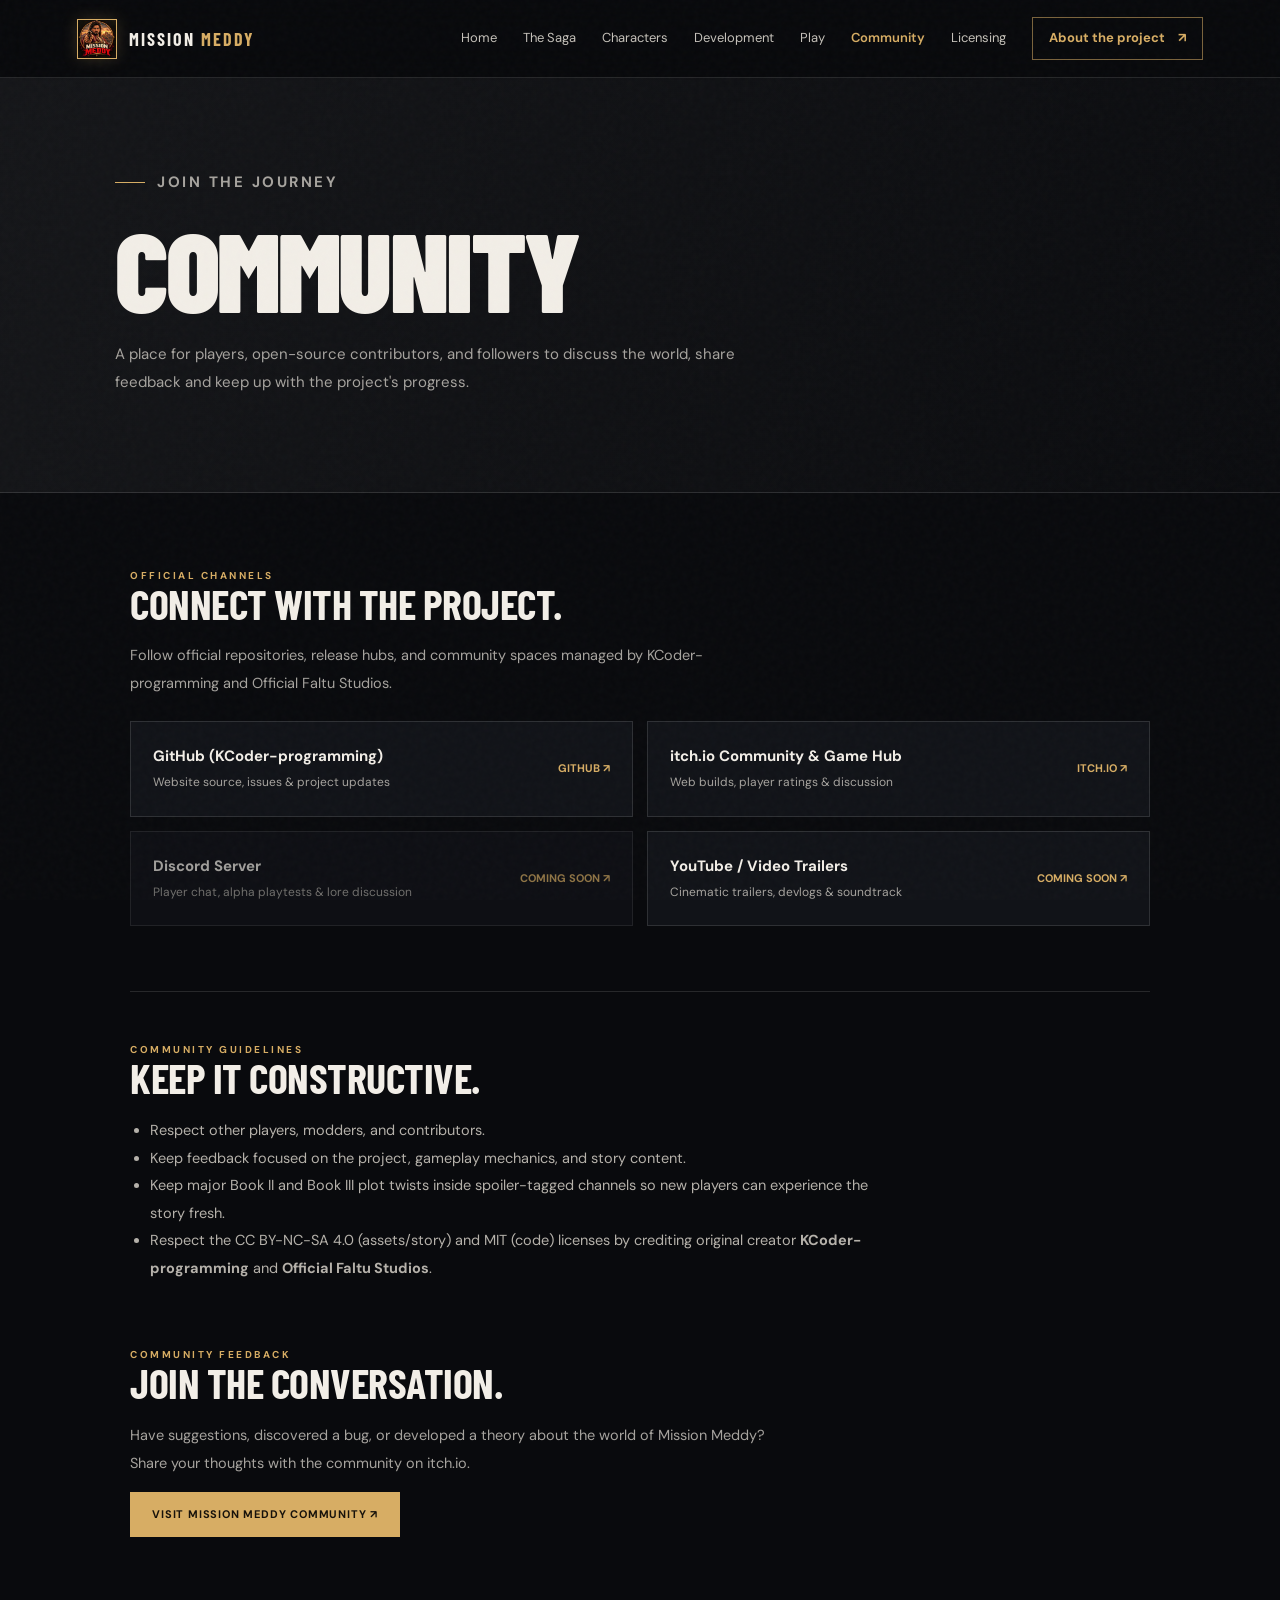
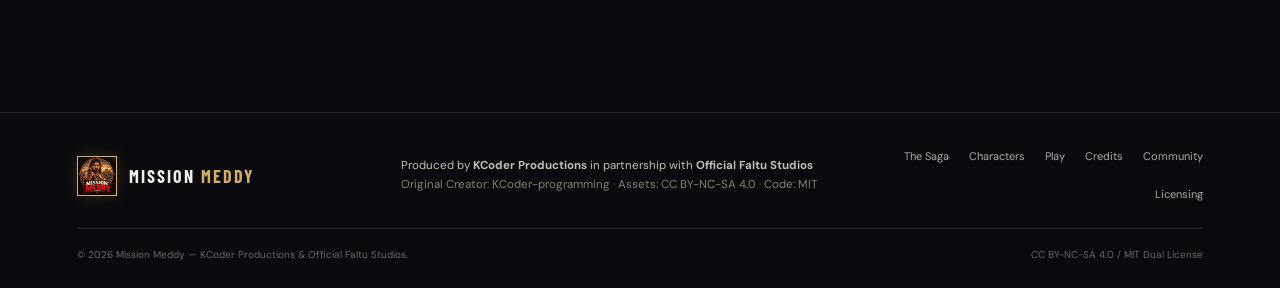
<file: pages/community.html>
<!doctype html>
<html lang="en">
<head>
  <meta charset="utf-8">
  <meta name="viewport" content="width=device-width, initial-scale=1">
  <meta name="description" content="Join the Mission Meddy community — project links, guidelines, and a place to jot down notes.">
  <meta name="theme-color" content="#090a0d">
  <link rel="canonical" href="https://kcoder-programming.github.io/mission-meddy-website/pages/community.html">
  <meta property="og:type" content="website">
  <meta property="og:site_name" content="Mission Meddy">
  <meta property="og:title" content="Community — Mission Meddy | KCoder Productions &amp; Official Faltu Studios">
  <meta property="og:description" content="Join the Mission Meddy community — project links, guidelines, and a place to jot down notes.">
  <meta property="og:url" content="https://kcoder-programming.github.io/mission-meddy-website/pages/community.html">
  <meta property="og:image" content="https://kcoder-programming.github.io/mission-meddy-website/assets/images/og-image.jpg">
  <meta name="twitter:card" content="summary_large_image">
  <title>Community — Mission Meddy | KCoder Productions &amp; Official Faltu Studios</title>
  <link rel="icon" href="../assets/images/favicon.png" type="image/png">
  <link rel="apple-touch-icon" href="../assets/images/apple-touch-icon.png">
  <link rel="preconnect" href="https://fonts.googleapis.com">
  <link rel="preconnect" href="https://fonts.gstatic.com" crossorigin>
  <link rel="stylesheet" href="https://fonts.googleapis.com/css2?family=Barlow+Condensed:wght@500;600;700;800;900&family=DM+Sans:wght@400;500;600;700&family=JetBrains+Mono:wght@400;500;600&display=swap">
  <link rel="stylesheet" href="../assets/css/style.css">
  <script src="../assets/js/main.js" defer></script>
</head>
<body>
  <a class="skip-link" href="#main">Skip to content</a>
  <div class="noise" aria-hidden="true"></div>

  <!-- Header -->
  <header class="site-header">
    <a class="brand" href="../index.html" aria-label="Mission Meddy home">
      <div class="brand-mark">
        <img src="../assets/images/emblem-sm.jpg" alt="" width="40" height="40">
      </div>
      <span class="brand-name">MISSION <b>MEDDY</b></span>
    </a>

    <button class="menu-toggle" aria-label="Toggle navigation" aria-expanded="false">
      <span></span><span></span>
    </button>

    <nav class="nav">
      <a href="../index.html">Home</a>
      <a href="story.html">The Saga</a>
      <a href="characters.html">Characters</a>
      <a href="development.html">Development</a>
      <a href="downloads.html">Play</a>
      <a class="active" aria-current="page" href="community.html">Community</a>
      <a href="licenses.html">Licensing</a>
      <a class="nav-cta" href="about.html">About the project <span>↗</span></a>
    </nav>
  </header>

  <main id="main">
    <!-- Page Hero -->
    <section class="page-hero">
      <p class="eyebrow"><span class="eyebrow-line"></span> JOIN THE JOURNEY</p>
      <h1>COMMUNITY</h1>
      <p>A place for players, open-source contributors, and followers to discuss the world, share feedback and keep up with the project's progress.</p>
    </section>

    <div class="page-content">
      <!-- 01 / Official Channels -->
      <section class="content-block">
        <div class="section-kicker">OFFICIAL CHANNELS</div>
        <h2>Connect with the project.</h2>
        <p style="color: var(--muted); max-width: 650px; margin-bottom: 24px;">
          Follow official repositories, release hubs, and community spaces managed by KCoder-programming and Official Faltu Studios.
        </p>

        <div class="link-list">
          <a class="link-tile" href="https://github.com/KCoder-programming/mission-meddy" target="_blank" rel="noopener">
            <div>
              <b style="font-size: 15px; display: block; color: var(--text);">GitHub (KCoder-programming)</b>
              <span style="font-size: 12px; color: var(--muted); font-weight: normal;">Website source, issues &amp; project updates</span>
            </div>
            <span>GITHUB ↗</span>
          </a>

          <a class="link-tile" href="https://kcoder-programming.itch.io/mission-meddy" target="_blank" rel="noopener">
            <div>
              <b style="font-size: 15px; display: block; color: var(--text);">itch.io Community &amp; Game Hub</b>
              <span style="font-size: 12px; color: var(--muted); font-weight: normal;">Web builds, player ratings &amp; discussion</span>
            </div>
            <span>ITCH.IO ↗</span>
          </a>

          <div class="link-tile is-disabled" aria-disabled="true">
            <div>
              <b style="font-size: 15px; display: block; color: var(--text);">Discord Server</b>
              <span style="font-size: 12px; color: var(--muted); font-weight: normal;">Player chat, alpha playtests &amp; lore discussion</span>
            </div>
            <span>COMING SOON ↗</span>
          </div>
          <!-- FUTURE: DISCORD TILE
               Enable when the server exists: replace the disabled <div> tile above with this link and set the invite URL.
          <a class="link-tile" href="DISCORD_INVITE_URL" target="_blank" rel="noopener">
            <div>
              <b style="font-size: 15px; display: block; color: var(--text);">Discord Server</b>
              <span style="font-size: 12px; color: var(--muted); font-weight: normal;">Player chat, alpha playtests &amp; lore discussion</span>
            </div>
            <span>DISCORD ↗</span>
          </a>
          -->

          <a class="link-tile" href="coming-soon.html">
            <div>
              <b style="font-size: 15px; display: block; color: var(--text);">YouTube / Video Trailers</b>
              <span style="font-size: 12px; color: var(--muted); font-weight: normal;">Cinematic trailers, devlogs &amp; soundtrack</span>
            </div>
            <span>COMING SOON ↗</span>
          </a>
        </div>
      </section>

      <!-- 02 / Community Guidelines -->
      <section class="content-block block-divider">
        <div class="section-kicker">COMMUNITY GUIDELINES</div>
        <h2>Keep it constructive.</h2>
        <ul style="padding-left: 20px; line-height: 1.85; color: #b5b1aa; max-width: 760px;">
          <li>Respect other players, modders, and contributors.</li>
          <li>Keep feedback focused on the project, gameplay mechanics, and story content.</li>
          <li>Keep major Book II and Book III plot twists inside spoiler-tagged channels so new players can experience the story fresh.</li>
          <li>Respect the CC BY-NC-SA 4.0 (assets/story) and MIT (code) licenses by crediting original creator <strong>KCoder-programming</strong> and <strong>Official Faltu Studios</strong>.</li>
        </ul>
      </section>

      <section class="content-block">
        <div class="section-kicker">COMMUNITY FEEDBACK</div>
        <h2>Join the conversation.</h2>

        <p style="color: var(--muted); max-width: 650px;">
          Have suggestions, discovered a bug, or developed
          a theory about the world of Mission Meddy?
          Share your thoughts with the community on itch.io.
        </p>

        <a
          class="button button-primary"
          href="https://kcoder-programming.itch.io/mission-meddy/community"
          target="_blank"
          rel="noopener"
        >
          Visit Mission Meddy Community ↗
        </a>
      </section>
    </div>
  </main>

  <!-- Site Footer -->
  <footer class="site-footer">
    <a class="brand" href="../index.html">
      <div class="brand-mark">
        <img src="../assets/images/emblem-sm.jpg" alt="" width="40" height="40">
      </div>
      <span class="brand-name">MISSION <b>MEDDY</b></span>
    </a>

    <p>
      Produced by <strong>KCoder Productions</strong> in partnership with <strong>Official Faltu Studios</strong><br>
      <span>Original Creator: KCoder-programming · Assets: CC BY-NC-SA 4.0 · Code: MIT</span>
    </p>

    <div class="footer-links">
      <a href="story.html">The Saga</a>
      <a href="characters.html">Characters</a>
      <a href="downloads.html">Play</a>
      <a href="about.html">Credits</a>
      <a href="community.html">Community</a>
      <a href="licenses.html">Licensing</a>
    </div>

    <small>
      <span>© <span data-year></span> Mission Meddy — KCoder Productions &amp; Official Faltu Studios.</span>
      <span>CC BY-NC-SA 4.0 / MIT Dual License</span>
    </small>
  </footer>
</body>
</html>
</file>
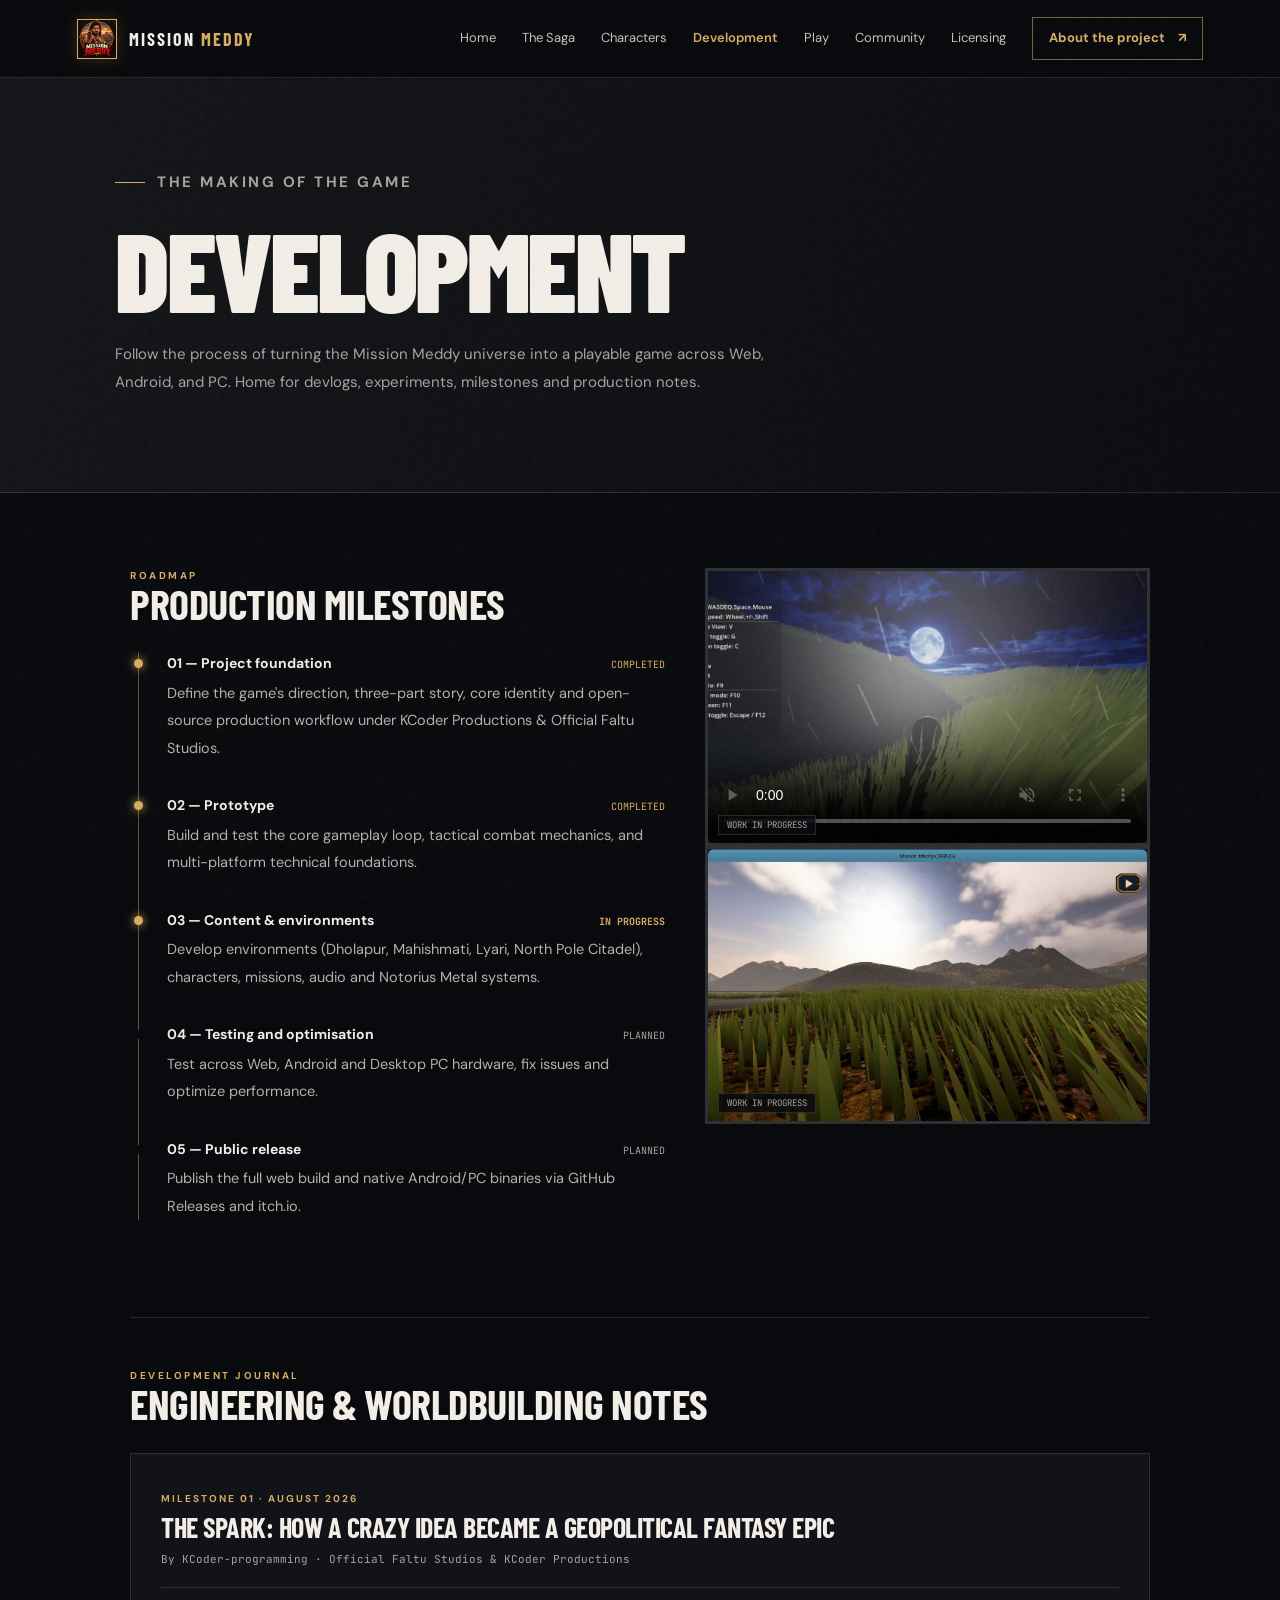
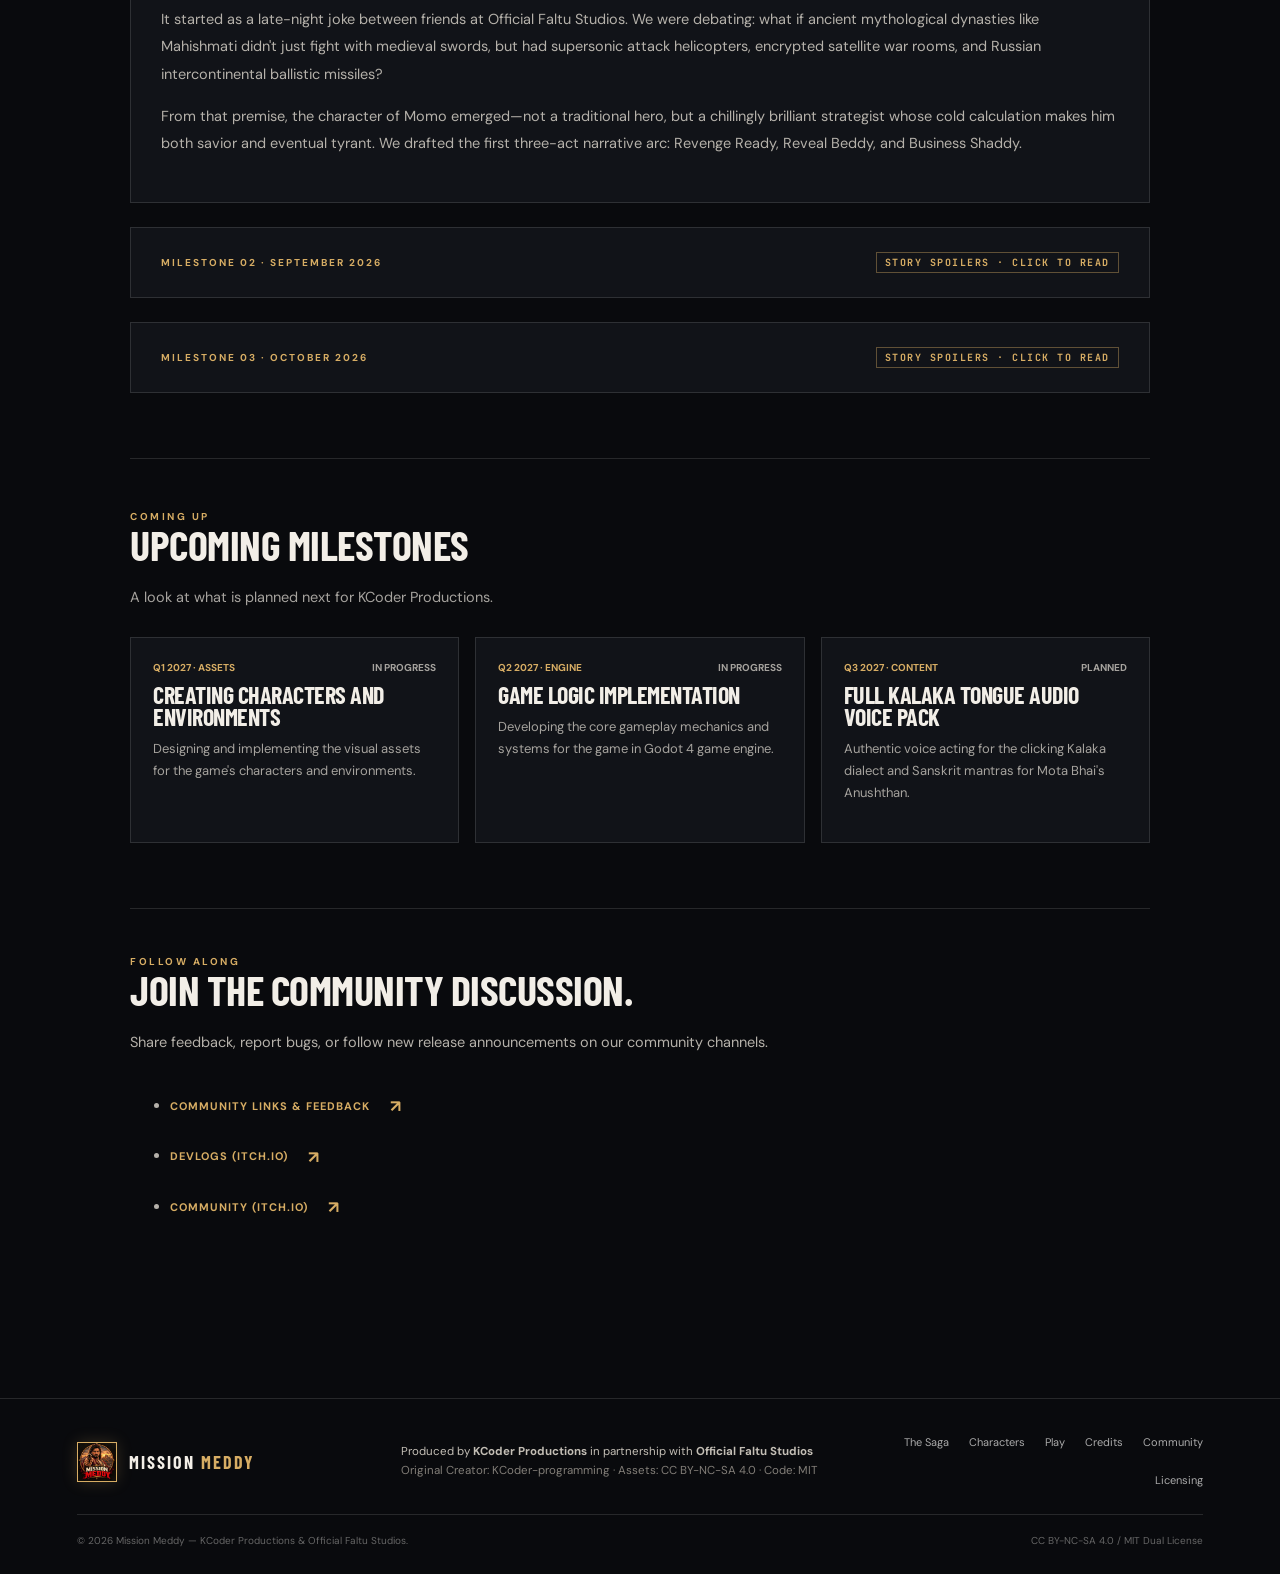
<file: pages/development.html>
<!doctype html>
<html lang="en">
<head>
  <meta charset="utf-8">
  <meta name="viewport" content="width=device-width, initial-scale=1">
  <meta name="description" content="Follow the development journey, devlog milestones, and production roadmap for Mission Meddy.">
  <meta name="theme-color" content="#090a0d">
  <link rel="canonical" href="https://kcoder-programming.github.io/mission-meddy-website/pages/development.html">
  <meta property="og:type" content="website">
  <meta property="og:site_name" content="Mission Meddy">
  <meta property="og:title" content="Development — Mission Meddy | KCoder Productions &amp; Official Faltu Studios">
  <meta property="og:description" content="Follow the development journey, devlog milestones, and production roadmap for Mission Meddy.">
  <meta property="og:url" content="https://kcoder-programming.github.io/mission-meddy-website/pages/development.html">
  <meta property="og:image" content="https://kcoder-programming.github.io/mission-meddy-website/assets/images/og-image.jpg">
  <meta name="twitter:card" content="summary_large_image">
  <title>Development — Mission Meddy | KCoder Productions &amp; Official Faltu Studios</title>
  <link rel="icon" href="../assets/images/favicon.png" type="image/png">
  <link rel="apple-touch-icon" href="../assets/images/apple-touch-icon.png">
  <link rel="preconnect" href="https://fonts.googleapis.com">
  <link rel="preconnect" href="https://fonts.gstatic.com" crossorigin>
  <link rel="stylesheet" href="https://fonts.googleapis.com/css2?family=Barlow+Condensed:wght@500;600;700;800;900&family=DM+Sans:wght@400;500;600;700&family=JetBrains+Mono:wght@400;500;600&display=swap">
  <link rel="stylesheet" href="../assets/css/style.css">
  <script src="../assets/js/main.js" defer></script>
</head>
<body>
  <a class="skip-link" href="#main">Skip to content</a>
  <div class="noise" aria-hidden="true"></div>

  <!-- Header -->
  <header class="site-header">
    <a class="brand" href="../index.html" aria-label="Mission Meddy home">
      <div class="brand-mark">
        <img src="../assets/images/emblem-sm.jpg" alt="" width="40" height="40">
      </div>
      <span class="brand-name">MISSION <b>MEDDY</b></span>
    </a>

    <button class="menu-toggle" aria-label="Toggle navigation" aria-expanded="false">
      <span></span><span></span>
    </button>

    <nav class="nav">
      <a href="../index.html">Home</a>
      <a href="story.html">The Saga</a>
      <a href="characters.html">Characters</a>
      <a class="active" aria-current="page" href="development.html">Development</a>
      <a href="downloads.html">Play</a>
      <a href="community.html">Community</a>
      <a href="licenses.html">Licensing</a>
      <a class="nav-cta" href="about.html">About the project <span>↗</span></a>
    </nav>
  </header>

  <main id="main">
    <!-- Page Hero -->
    <section class="page-hero">
      <p class="eyebrow"><span class="eyebrow-line"></span> THE MAKING OF THE GAME</p>
      <h1>DEVELOPMENT</h1>
      <p>Follow the process of turning the Mission Meddy universe into a playable game across Web, Android, and PC. Home for devlogs, experiments, milestones and production notes.</p>
    </section>

    <div class="page-content">
      <!-- 01 / Production Milestones Timeline -->
      <section class="content-block">
        <div class="split-grid">
          <div>
            <div class="section-kicker">ROADMAP</div>
            <h2>Production milestones</h2>

            <div class="timeline">
              <div class="timeline-item is-complete">
                <div class="timeline-item-heading">
                  <b>01 — Project foundation</b>
                  <span class="timeline-status">Completed</span>
                </div>
                <p>Define the game's direction, three-part story, core identity and open-source production workflow under KCoder Productions &amp; Official Faltu Studios.</p>
              </div>
              <div class="timeline-item is-complete">
                <div class="timeline-item-heading">
                  <b>02 — Prototype</b>
                  <span class="timeline-status">Completed</span>
                </div>
                <p>Build and test the core gameplay loop, tactical combat mechanics, and multi-platform technical foundations.</p>
              </div>
              <div class="timeline-item is-current" aria-current="step">
                <div class="timeline-item-heading">
                  <b>03 — Content &amp; environments</b>
                  <span class="timeline-status">In progress</span>
                </div>
                <p>Develop environments (Dholapur, Mahishmati, Lyari, North Pole Citadel), characters, missions, audio and Notorius Metal systems.</p>
              </div>
              <div class="timeline-item is-upcoming">
                <div class="timeline-item-heading">
                  <b>04 — Testing and optimisation</b>
                  <span class="timeline-status">Planned</span>
                </div>
                <p>Test across Web, Android and Desktop PC hardware, fix issues and optimize performance.</p>
              </div>
              <div class="timeline-item is-upcoming">
                <div class="timeline-item-heading">
                  <b>05 — Public release</b>
                  <span class="timeline-status">Planned</span>
                </div>
                <p>Publish the full web build and native Android/PC binaries via GitHub Releases and itch.io.</p>
              </div>
            </div>
          </div>

          <div>
            <div class="visual-slot ratio-16-10">
              <video controls muted loop playsinline preload="metadata" poster="../assets/images/dev/screenshot2.jpg" aria-label="Development journal video" style="width: 100%; height: 100%; object-fit: cover; border-radius: 6px;">
                <source src="../assets/images/dev/movie.mp4" type="video/mp4">
                Your browser does not support the video tag.
              </video>
              <div class="visual-slot-caption">DEVELOPMENT JOURNAL</div>
              <div class="visual-slot-badge">WORK IN PROGRESS</div>
            </div>
            <div class="visual-slot ratio-16-10">
              <img src="../assets/images/dev/screenshot.jpg" alt="Work-in-progress screenshot of the game: mountains above a field of 3D grass" style="width: 100%; height: 100%; object-fit: cover; border-radius: 6px;" loading="lazy" decoding="async">
              <div class="visual-slot-caption">DEVELOPMENT JOURNAL</div>
              <div class="visual-slot-badge">WORK IN PROGRESS</div>
            </div>
            <!-- FUTURE: DEVELOPER NOTE (editor-only hint, not for visitors)
                 Kept for reference: where to drop dev images/videos. Not shown on the live site.
            <div class="notice" style="margin-top: 15px;">
              <strong>Developer Slot:</strong> Place your screenshots, 3D character renders, or engine editor screenshots into <code>assets/images/dev/</code>.
            </div>
            -->
          </div>
        </div>
      </section>

      <!-- 02 / Devlog Entries -->
      <section class="content-block block-divider">
        <div class="section-kicker">DEVELOPMENT JOURNAL</div>
        <h2>Engineering &amp; Worldbuilding Notes</h2>

        <div style="display: flex; flex-direction: column; gap: 24px; margin-top: 30px;">
          <!-- Devlog 01 -->
          <article class="panel-box">
            <div class="devlog-head">
              <div>
                <span class="book-label">MILESTONE 01 · AUGUST 2026</span>
                <h3 class="devlog-title">The Spark: How a Crazy Idea Became a Geopolitical Fantasy Epic</h3>
                <span class="meta-mono">By KCoder-programming · Official Faltu Studios &amp; KCoder Productions</span>
              </div>
              <!--<div style="font-size: 11px; font-family: var(--mono); color: var(--gold); background: var(--bg); padding: 6px 12px; border: 1px solid var(--line);">
                114 COMMITS · 140H · 18,500 LOC
              </div>-->
            </div>
            <p>It started as a late-night joke between friends at Official Faltu Studios. We were debating: what if ancient mythological dynasties like Mahishmati didn't just fight with medieval swords, but had supersonic attack helicopters, encrypted satellite war rooms, and Russian intercontinental ballistic missiles?</p>
            <p>From that premise, the character of Momo emerged—not a traditional hero, but a chillingly brilliant strategist whose cold calculation makes him both savior and eventual tyrant. We drafted the first three-act narrative arc: Revenge Ready, Reveal Beddy, and Business Shaddy.</p>
          </article>

          <!-- Devlog 02 -->
          <!-- Devlog 02 (contains story spoilers: collapsed by default) -->
          <article>
            <details class="spoiler-details">
              <summary>
                <span class="book-label">MILESTONE 02 · SEPTEMBER 2026</span>
                <span class="spoiler-tag">Story spoilers · click to read</span>
              </summary>
              <div class="spoiler-body">
                <h3 class="devlog-title devlog-title">Designing Momo, Mota Bhai, and Keerpada: Dark Occult Meets Military Tech</h3>
                <span style="font-size: 11px; font-family: var(--mono); color: var(--muted); display: block; margin-bottom: 16px;">By KCoder-programming · KCoder Productions</span>
              <p>The biggest creative challenge was ensuring the occult elements felt visceral and consequential. When Mota Bhai's wife is brutally slain by Keerpada, it permanently breaks Mota Bhai—turning him from a jovial tea-drinker into a hollow vessel of dark arts.</p>
              <p>For the climactic North Pole battle, we grounded Momo's divine victory in Einstein's energy-mass equivalence: E = mc². If Keerpada is immortal non-physical energy, Momo uses cosmic gravitational pressure to condense him into solid matter: the Notorius Metal.</p>
              </div>
            </details>
          </article>

          <!-- Devlog 03 -->
          <!-- Devlog 03 (contains story spoilers: collapsed by default) -->
          <article>
            <details class="spoiler-details">
              <summary>
                <span class="book-label">MILESTONE 03 · OCTOBER 2026</span>
                <span class="spoiler-tag">Story spoilers · click to read</span>
              </summary>
              <div class="spoiler-body">
                <h3 class="devlog-title devlog-title">The Underdog Rebellion: Writing Thumza and Unmasking the Kalaka Truth</h3>
                <span style="font-size: 11px; font-family: var(--mono); color: var(--muted); display: block; margin-bottom: 16px;">By KCoder-programming · Official Faltu Studios &amp; KCoder Productions</span>
              <p>In Book III, the player realizes the truth about the Kalaka people: they weren't savage beasts. Mahishmati poisoned their ancestral rivers with uranium tailings to fund their golden palaces.</p>
              <p>Thumza Curry Madari represents the opposite of Momo. Momo fought for his ultimate ego ("a mere sacrifice for the ultimate me"), while Thumza fought with zero desire for the throne ("I didn't come here for your chair, Momo. I came here to burn it"). The epilogue 'The Broken Wheel' is the soul of our game.</p>
              </div>
            </details>
          </article>

          <!-- Devlog 04 -->
          <!-- FUTURE: DEVLOG 04 - Cross-platform builds
               Hidden because the builds do not exist yet (it claimed WebGL / APK / Windows / Linux were already released).
               Rewrite the text to match reality, then delete this comment wrapper to publish it.
          <article style="background: var(--panel); border: 1px solid var(--line); padding: 30px;">
            <div style="display: flex; justify-content: space-between; align-items: baseline; flex-wrap: wrap; gap: 10px; border-bottom: 1px solid var(--line); padding-bottom: 16px; margin-bottom: 18px;">
              <div>
                <span class="book-label">MILESTONE 04 · NOVEMBER 2026</span>
                <h3 style="font-size: 28px; margin: 6px 0 4px;">Cross-Platform Triumph: WebGL, Android APK, Windows, and Linux</h3>
                <span style="font-size: 11px; font-family: var(--mono); color: var(--muted);">By KCoder-programming · KCoder Productions</span>
              </div>
            </div>
            <p>We wanted Mission Meddy to be genuinely accessible to everyone. High-end PC gamers get uncapped framerates and ultra-wide HUDs; Android players get a lightweight APK under 150MB with zero battery bloat; and anyone can play directly in a web browser without installing anything.</p>
            <p>Everything is published with CC BY-NC-SA 4.0 for our story/assets and MIT for the code, crediting KCoder-programming and Official Faltu Studios.</p>
          </article>
          -->
        </div>
      </section>

      <!-- 03 / Upcoming milestones (voting UI is commented out inside each card) -->
      <section class="content-block block-divider">
        <div class="section-kicker">COMING UP</div>
        <h2>Upcoming milestones</h2>
        <p style="color: var(--muted); margin-bottom: 25px;">A look at what is planned next for KCoder Productions.</p>

        <div style="display: grid; grid-template-columns: repeat(auto-fit, minmax(min(100%, 290px), 1fr)); gap: 16px;">
          <div style="background: var(--panel); border: 1px solid var(--line); padding: 22px; display: flex; flex-direction: column; justify-content: space-between;">
            <div>
              <div style="display: flex; justify-content: space-between; font-size: 10px; font-weight: 700; color: var(--gold); margin-bottom: 8px;">
                <span>Q1 2027 · ASSETS</span>
                <span style="color: var(--muted);">IN PROGRESS</span>
              </div>
              <h3 style="font-size: 24px; margin: 4px 0 10px;">Creating Characters and Environments</h3>
              <p style="font-size: 13px; color: var(--muted); line-height: 1.7; margin: 0 0 16px;">Designing and implementing the visual assets for the game's characters and environments.</p>
            </div>
            <!-- FUTURE: VOTE FOOTER (Upvote button + counter)
                 Hidden: votes only live in each visitor's own browser, so the counters could never be real.
                 Re-enable only with a real backend (e.g. GitHub Discussions poll) - see assets/js/main.js section 6.
            <div style="display: flex; justify-content: space-between; align-items: center; border-top: 1px solid var(--line); padding-top: 14px;">
              <span style="font-size: 11px; font-family: var(--mono); color: var(--muted);">VOTES: <b style="color: var(--text);" data-vote-count="road-characters" data-initial="0">0</b></span>
              <button type="button" class="button button-ghost" style="padding: 6px 14px; font-size: 10px;" data-vote-item="road-characters">Upvote</button>
            </div>
            -->
          </div>

          <div style="background: var(--panel); border: 1px solid var(--line); padding: 22px; display: flex; flex-direction: column; justify-content: space-between;">
            <div>
              <div style="display: flex; justify-content: space-between; font-size: 10px; font-weight: 700; color: var(--gold); margin-bottom: 8px;">
                <span>Q2 2027 · ENGINE</span>
                <span style="color: var(--muted);">IN PROGRESS</span>
              </div>
              <h3 style="font-size: 24px; margin: 4px 0 10px;">Game Logic Implementation</h3>
              <p style="font-size: 13px; color: var(--muted); line-height: 1.7; margin: 0 0 16px;">Developing the core gameplay mechanics and systems for the game in Godot 4 game engine.</p>
            </div>
            <!-- FUTURE: VOTE FOOTER (Upvote button + counter)
                 Hidden: votes only live in each visitor's own browser, so the counters could never be real.
                 Re-enable only with a real backend (e.g. GitHub Discussions poll) - see assets/js/main.js section 6.
            <div style="display: flex; justify-content: space-between; align-items: center; border-top: 1px solid var(--line); padding-top: 14px;">
              <span style="font-size: 11px; font-family: var(--mono); color: var(--muted);">VOTES: <b style="color: var(--text);" data-vote-count="road-coop" data-initial="0">0</b></span>
              <button type="button" class="button button-ghost" style="padding: 6px 14px; font-size: 10px;" data-vote-item="road-coop">Upvote</button>
            </div>
            -->
          </div>

          <div style="background: var(--panel); border: 1px solid var(--line); padding: 22px; display: flex; flex-direction: column; justify-content: space-between;">
            <div>
              <div style="display: flex; justify-content: space-between; font-size: 10px; font-weight: 700; color: var(--gold); margin-bottom: 8px;">
                <span>Q3 2027 · CONTENT</span>
                <span style="color: var(--muted);">PLANNED</span>
              </div>
              <h3 style="font-size: 24px; margin: 4px 0 10px;">Full Kalaka Tongue Audio Voice Pack</h3>
              <p style="font-size: 13px; color: var(--muted); line-height: 1.7; margin: 0 0 16px;">Authentic voice acting for the clicking Kalaka dialect and Sanskrit mantras for Mota Bhai's Anushthan.</p>
            </div>
            <!-- FUTURE: VOTE FOOTER (Upvote button + counter)
                 Hidden: votes only live in each visitor's own browser, so the counters could never be real.
                 Re-enable only with a real backend (e.g. GitHub Discussions poll) - see assets/js/main.js section 6.
            <div style="display: flex; justify-content: space-between; align-items: center; border-top: 1px solid var(--line); padding-top: 14px;">
              <span style="font-size: 11px; font-family: var(--mono); color: var(--muted);">VOTES: <b style="color: var(--text);" data-vote-count="road-voice" data-initial="0">0</b></span>
              <button type="button" class="button button-ghost" style="padding: 6px 14px; font-size: 10px;" data-vote-item="road-voice">Upvote</button>
            </div>
            -->
          </div>
        </div>
      </section>

      <!-- Follow along -->
      <section class="content-block" style="border-top: 1px solid var(--line); padding-top: 45px;">
        <div class="section-kicker">FOLLOW ALONG</div>
        <h2>Join the community discussion.</h2>
        <p>Share feedback, report bugs, or follow new release announcements on our community channels.</p>
        <ul>
          <li>
            <a class="text-link" href="community.html">Community links &amp; feedback <span>↗</span></a>
          </li>
          <li>
            <a class="text-link" href="https://kcoder-programming.itch.io/mission-meddy/devlog" target="_blank" rel="noopener">Devlogs (itch.io) <span>↗</span></a>
          </li>
          <li>
            <a class="text-link" href="https://kcoder-programming.itch.io/mission-meddy/community" target="_blank" rel="noopener">Community (itch.io) <span>↗</span></a>
          </li>
        </ul>
      </section>
    </div>
  </main>

  <!-- Site Footer -->
  <footer class="site-footer">
    <a class="brand" href="../index.html">
      <div class="brand-mark">
        <img src="../assets/images/emblem-sm.jpg" alt="" width="40" height="40">
      </div>
      <span class="brand-name">MISSION <b>MEDDY</b></span>
    </a>

    <p>
      Produced by <strong>KCoder Productions</strong> in partnership with <strong>Official Faltu Studios</strong><br>
      <span>Original Creator: KCoder-programming · Assets: CC BY-NC-SA 4.0 · Code: MIT</span>
    </p>

    <div class="footer-links">
      <a href="story.html">The Saga</a>
      <a href="characters.html">Characters</a>
      <a href="downloads.html">Play</a>
      <a href="about.html">Credits</a>
      <a href="community.html">Community</a>
      <a href="licenses.html">Licensing</a>
    </div>

    <small>
      <span>© <span data-year></span> Mission Meddy — KCoder Productions &amp; Official Faltu Studios.</span>
      <span>CC BY-NC-SA 4.0 / MIT Dual License</span>
    </small>
  </footer>
</body>
</html>
</file>
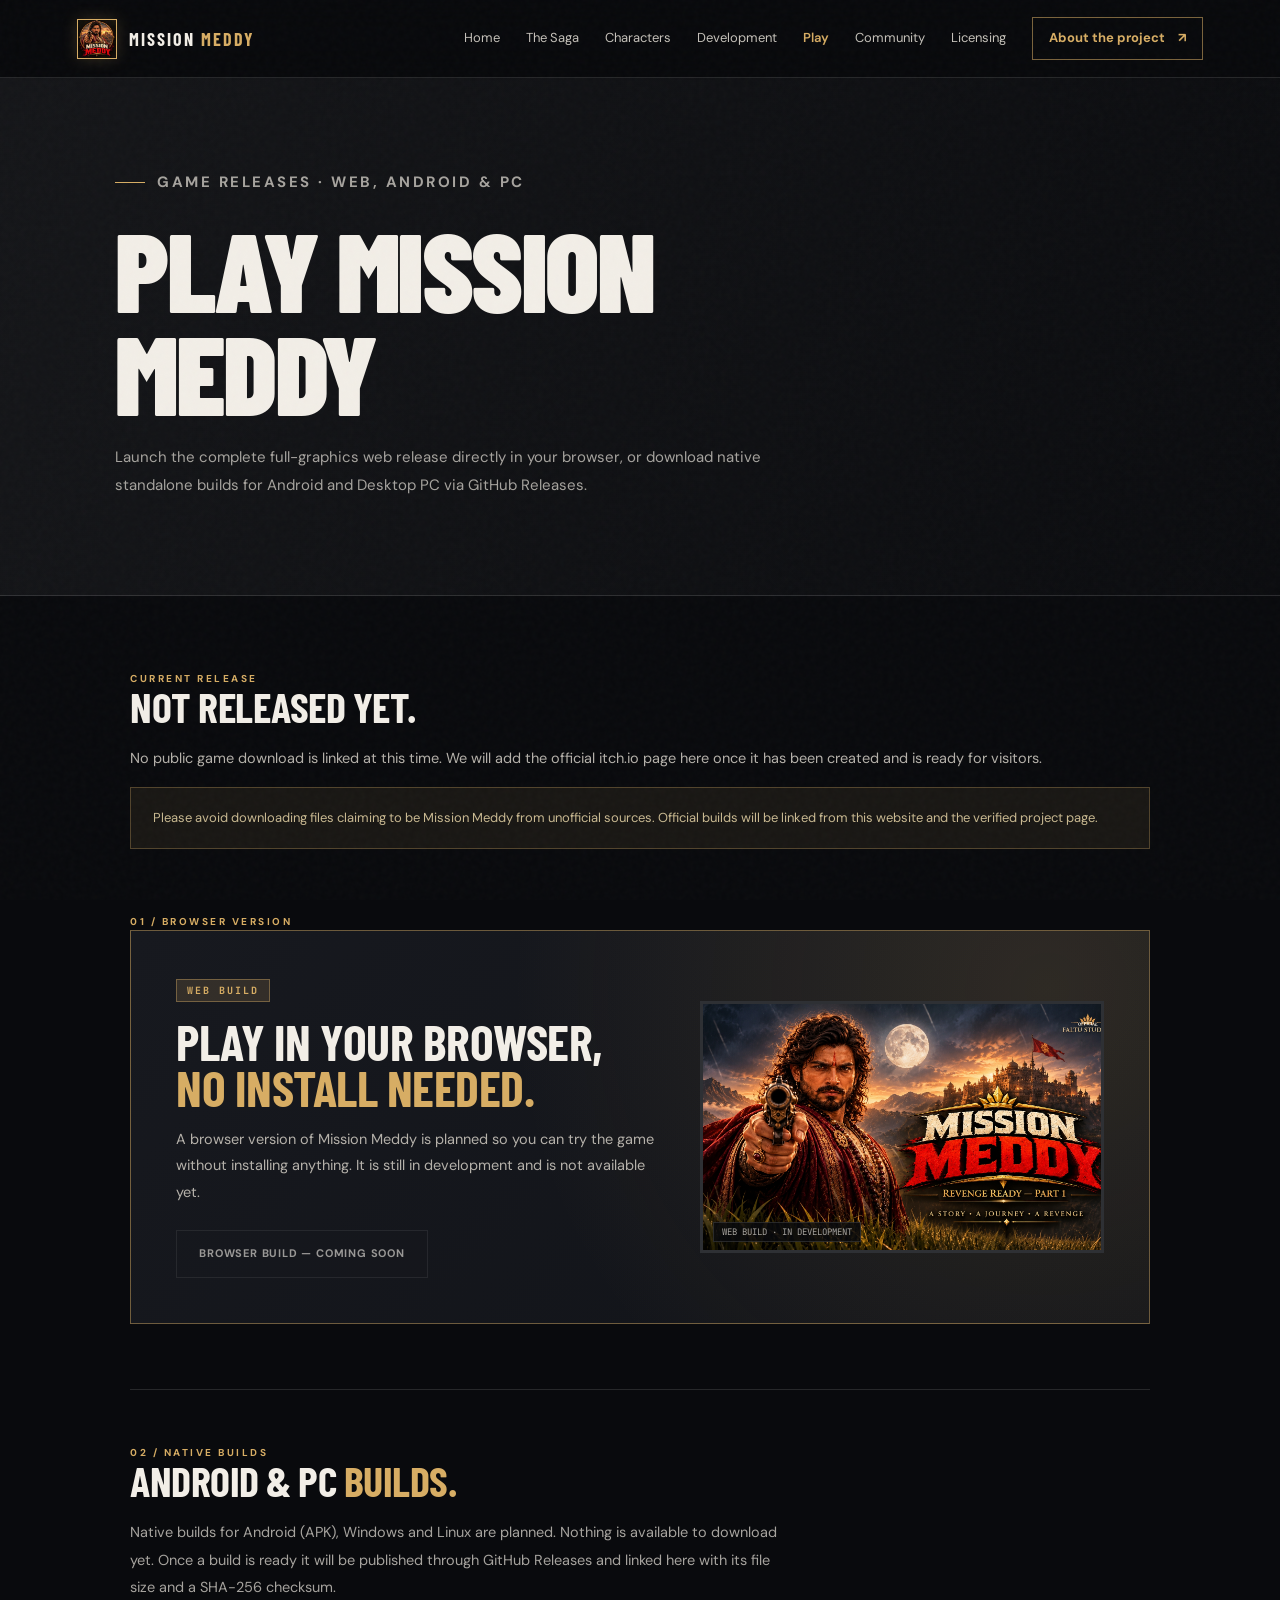
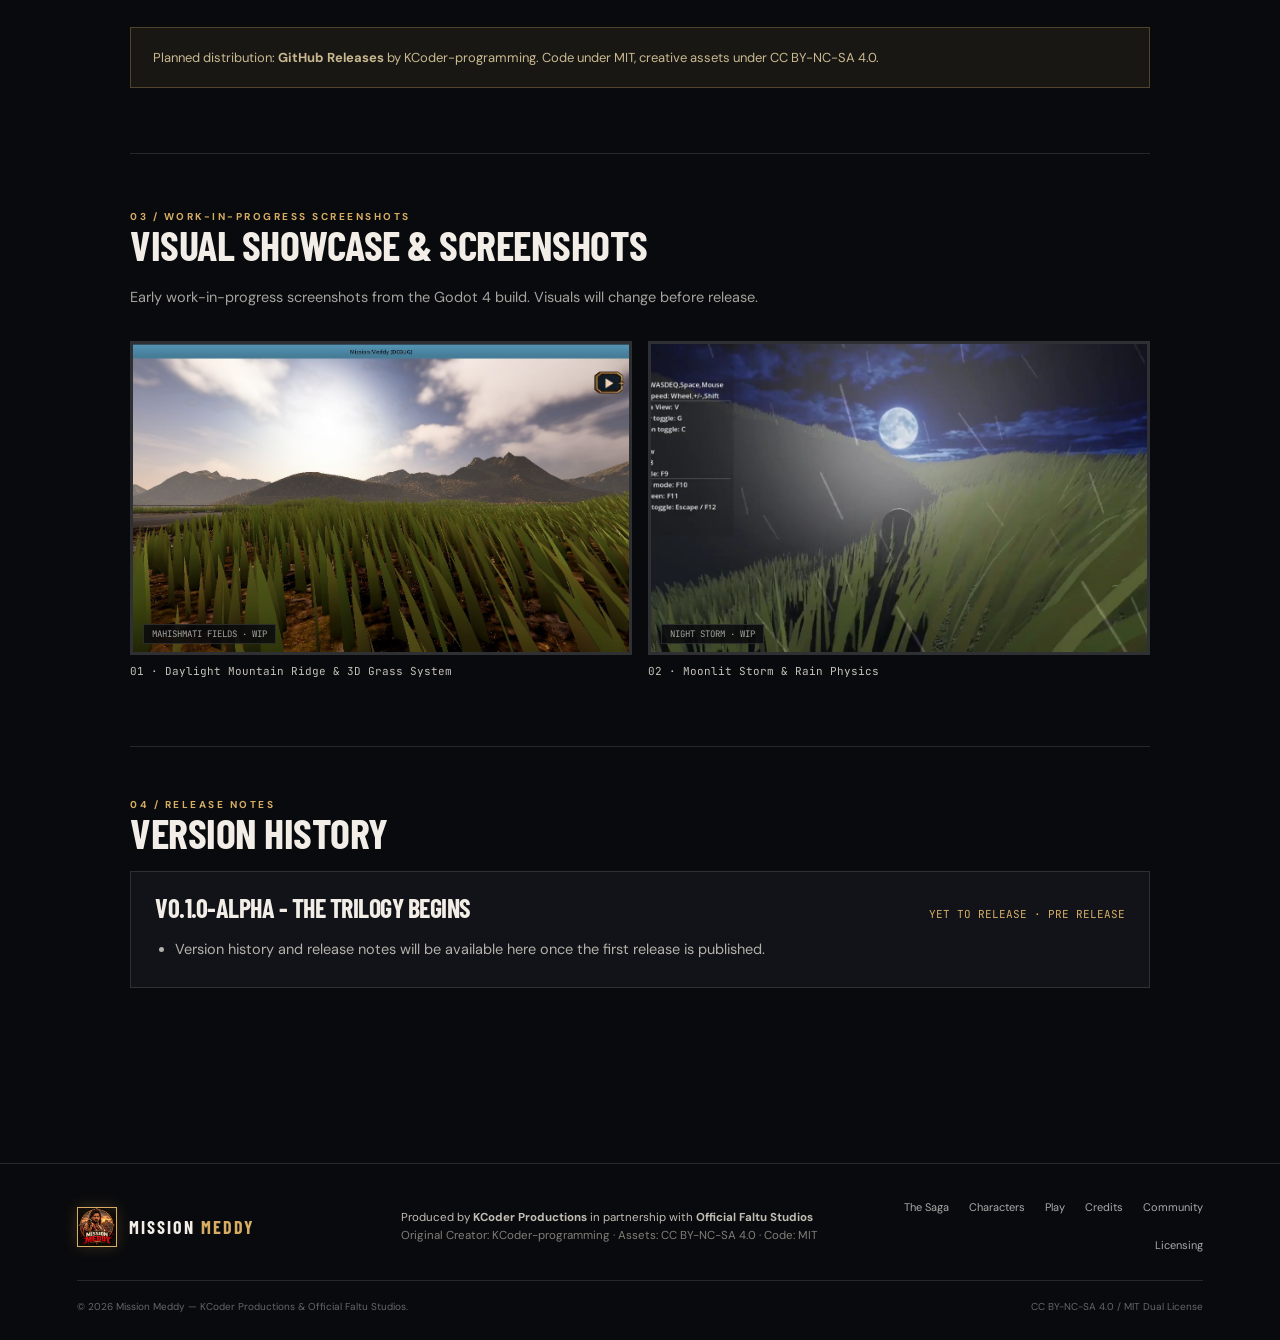
<file: pages/downloads.html>
<!doctype html>
<html lang="en">
<head>
  <meta charset="utf-8">
  <meta name="viewport" content="width=device-width, initial-scale=1">
  <meta name="description" content="Release status for Mission Meddy: browser and native Android/PC builds are planned and not yet available.">
  <meta name="theme-color" content="#090a0d">
  <link rel="canonical" href="https://kcoder-programming.github.io/mission-meddy-website/pages/downloads.html">
  <meta property="og:type" content="website">
  <meta property="og:site_name" content="Mission Meddy">
  <meta property="og:title" content="Play &amp; Downloads — Mission Meddy | KCoder Productions &amp; Official Faltu Studios">
  <meta property="og:description" content="Release status for Mission Meddy: browser and native Android/PC builds are planned and not yet available.">
  <meta property="og:url" content="https://kcoder-programming.github.io/mission-meddy-website/pages/downloads.html">
  <meta property="og:image" content="https://kcoder-programming.github.io/mission-meddy-website/assets/images/og-image.jpg">
  <meta name="twitter:card" content="summary_large_image">
  <title>Play &amp; Downloads — Mission Meddy | KCoder Productions &amp; Official Faltu Studios</title>
  <link rel="icon" href="../assets/images/favicon.png" type="image/png">
  <link rel="apple-touch-icon" href="../assets/images/apple-touch-icon.png">
  <link rel="preconnect" href="https://fonts.googleapis.com">
  <link rel="preconnect" href="https://fonts.gstatic.com" crossorigin>
  <link rel="stylesheet" href="https://fonts.googleapis.com/css2?family=Barlow+Condensed:wght@500;600;700;800;900&family=DM+Sans:wght@400;500;600;700&family=JetBrains+Mono:wght@400;500;600&display=swap">
  <link rel="stylesheet" href="../assets/css/style.css">
  <script src="../assets/js/main.js" defer></script>
</head>
<body>
  <a class="skip-link" href="#main">Skip to content</a>
  <div class="noise" aria-hidden="true"></div>

  <!-- Header -->
  <header class="site-header">
    <a class="brand" href="../index.html" aria-label="Mission Meddy home">
      <div class="brand-mark">
        <img src="../assets/images/emblem-sm.jpg" alt="" width="40" height="40">
      </div>
      <span class="brand-name">MISSION <b>MEDDY</b></span>
    </a>

    <button class="menu-toggle" aria-label="Toggle navigation" aria-expanded="false">
      <span></span><span></span>
    </button>

    <nav class="nav">
      <a href="../index.html">Home</a>
      <a href="story.html">The Saga</a>
      <a href="characters.html">Characters</a>
      <a href="development.html">Development</a>
      <a class="active" aria-current="page" href="downloads.html">Play</a>
      <a href="community.html">Community</a>
      <a href="licenses.html">Licensing</a>
      <a class="nav-cta" href="about.html">About the project <span>↗</span></a>
    </nav>
  </header>

  <main id="main">
    <!-- Page Hero -->
    <section class="page-hero">
      <p class="eyebrow"><span class="eyebrow-line"></span> GAME RELEASES · WEB, ANDROID &amp; PC</p>
      <h1>PLAY MISSION<br>MEDDY</h1>
      <p>Launch the complete full-graphics web release directly in your browser, or download native standalone builds for Android and Desktop PC via GitHub Releases.</p>
    </section>

    <div class="page-content">
      <!-- 00 / Current Release -->
      <section class="content-block">
        <div class="section-kicker">CURRENT RELEASE</div>
        <h2>Not released yet.</h2>
        <p>No public game download is linked at this time. We will add the official itch.io page here once it has been created and is ready for visitors.</p>
        <div class="notice">Please avoid downloading files claiming to be Mission Meddy from unofficial sources. Official builds will be linked from this website and the verified project page.</div>
      </section>

      <!-- 01 / Browser Version (planned) -->
      <section class="content-block">
        <div class="section-kicker">01 / BROWSER VERSION</div>
        <div class="split-grid split-grid--center feature-box" style="background: radial-gradient(circle at 90% 15%, rgba(215, 173, 100, 0.14), transparent 55%), linear-gradient(135deg, #17191f, #111318); border: 1px solid rgba(215, 173, 100, 0.45);">
          <div>
            <div style="display: inline-flex; align-items: center; gap: 8px; padding: 4px 10px; background: rgba(215, 173, 100, 0.15); border: 1px solid rgba(215, 173, 100, 0.4); color: var(--gold); font: 700 10px var(--mono); letter-spacing: 2px; text-transform: uppercase; margin-bottom: 16px;">
              <span>WEB BUILD</span>
            </div>

            <h2>
              PLAY IN YOUR BROWSER,<br><em>NO INSTALL NEEDED.</em>
            </h2>

            <p style="color: #b5b1aa; font-size: 14.5px; line-height: 1.85; margin-bottom: 24px;">
              A browser version of Mission Meddy is planned so you can try the game without installing anything. It is still in development and is not available yet.
            </p>

            <span class="button button-ghost" aria-disabled="true">Browser build — coming soon</span>

            <!-- FUTURE: browser build button. When the web build is live, replace the <span> above with:
            <a class="button button-primary" href="WEB_BUILD_URL" target="_blank" rel="noopener">
              Play in Browser ↗
            </a>
            -->
          </div>

          <div class="visual-slot ratio-16-10">
            <img src="../assets/images/Banner.jpg" alt="Banner" style="object-fit: cover;" loading="lazy" decoding="async">
            <div class="visual-slot-badge">WEB BUILD · IN DEVELOPMENT</div>
          </div>
        </div>
      </section>

      <!-- 02 / Native Builds (planned) -->
      <section class="content-block" style="border-top: 1px solid var(--line); padding-top: 55px;">
        <div class="section-kicker">02 / NATIVE BUILDS</div>
        <h2>ANDROID &amp; PC <em>BUILDS.</em></h2>
        <p style="color: var(--muted); max-width: 650px; margin-bottom: 25px;">
          Native builds for Android (APK), Windows and Linux are planned. Nothing is available to download yet. Once a build is ready it will be published through GitHub Releases and linked here with its file size and a SHA-256 checksum.
        </p>
        <div class="notice">
          Planned distribution: <strong>GitHub Releases</strong> by KCoder-programming. Code under MIT, creative assets under CC BY-NC-SA 4.0.
        </div>
      </section>

      <!-- FUTURE: NATIVE BUILD CARDS (Android APK / Windows / Linux)
           Enable when real builds exist: delete the comment wrapper, then for each card:
             1. replace GAME_REPO, vX.Y.Z and FILENAME with the real GitHub release values
             2. fill in SIZE and the real SHA-256 (run: sha256sum <file>)
             3. replace the [Add a real, verified feature] bullets with features that are true for that build
             4. then remove the "Planned distribution" notice above or keep it as a note
            <section class="content-block" style="border-top: 1px solid var(--line); padding-top: 55px;">
        <div style="display: flex; justify-content: space-between; align-items: flex-end; flex-wrap: wrap; gap: 20px; margin-bottom: 30px;">
          <div>
            <div class="section-kicker">02 / DIRECT GITHUB RELEASES</div>
            <h2>NATIVE BUILDS FOR <em>ANDROID &amp; PC.</em></h2>
          </div>
          <a class="button button-ghost" href="https://github.com/KCoder-programming/mission-meddy/releases" target="_blank" rel="noopener" style="font-size: 10px;">
            All Releases on GitHub (KCoder-programming) ↗
          </a>
        </div>

        <div class="feature-grid">
          [Android APK Card]
          <article class="feature-card">
            <div style="display: flex; justify-content: space-between; font-size: 10px; font-weight: 700; color: var(--gold); margin-bottom: 12px;">
              <span>MOBILE APK</span>
              <span class="font-mono">v0.0.0-ANDROID-ARM64</span>
            </div>
            <h3>Android (APK)</h3>
            <div style="font-size: 11px; font-family: var(--mono); color: #8f8c86; margin-bottom: 16px;">
              MissionMeddy_v0.0.0_arm64.apk <br> SIZE MB
            </div>
            <ul style="font-size: 12.5px; color: #b5b1aa; line-height: 1.7; padding-left: 18px; margin-bottom: 22px;">
              <li>[Add a real, verified feature]</li>
              <li>[Add a real, verified feature]</li>
              <li>[Add a real, verified feature]</li>
            </ul>

            <div style="background: var(--bg); border: 1px solid var(--line); padding: 12px; margin-bottom: 16px;">
              <div style="display: flex; justify-content: space-between; font-size: 10px; font-family: var(--mono); color: var(--muted); margin-bottom: 4px;">
                <span>SHA-256 CHECKSUM</span>
                <button type="button" data-copy-target="apkSha" style="background: none; border: 0; color: var(--gold); font-size: 10px;">Copy Hash</button>
              </div>
              <input type="text" id="apkSha" readonly value="PASTE_REAL_SHA256_HERE" style="width: 100%; background: none; border: 0; color: #77746e; font-family: var(--mono); font-size: 10px;">
            </div>

            <a class="button button-primary" href="https://github.com/KCoder-programming/mission-meddy/releases/download/vX.Y.Z/FILENAME" target="_blank" rel="noopener" style="width: 100%; justify-content: center;">
              Download from GitHub Releases
            </a>
          </article>

          [Windows PC Card]
          <article class="feature-card">
            <div style="display: flex; justify-content: space-between; font-size: 10px; font-weight: 700; color: var(--gold); margin-bottom: 12px;">
              <span>DESKTOP PC</span>
              <span class="font-mono">v0.0.0-WIN64</span>
            </div>
            <h3>Windows (x64)</h3>
            <div style="font-size: 11px; font-family: var(--mono); color: #8f8c86; margin-bottom: 16px;">
              MissionMeddy_Setup_v0.0.0_x64.exe <br> SIZE MB
            </div>
            <ul style="font-size: 12.5px; color: #b5b1aa; line-height: 1.7; padding-left: 18px; margin-bottom: 22px;">
              <li>[Add a real, verified feature]</li>
              <li>[Add a real, verified feature]</li>
              <li>[Add a real, verified feature]</li>
            </ul>

            <div style="background: var(--bg); border: 1px solid var(--line); padding: 12px; margin-bottom: 16px;">
              <div style="display: flex; justify-content: space-between; font-size: 10px; font-family: var(--mono); color: var(--muted); margin-bottom: 4px;">
                <span>SHA-256 CHECKSUM</span>
                <button type="button" data-copy-target="winSha" style="background: none; border: 0; color: var(--gold); font-size: 10px;">Copy Hash</button>
              </div>
              <input type="text" id="winSha" readonly value="PASTE_REAL_SHA256_HERE" style="width: 100%; background: none; border: 0; color: #77746e; font-family: var(--mono); font-size: 10px;">
            </div>

            <a class="button button-primary" href="https://github.com/KCoder-programming/mission-meddy/releases/download/vX.Y.Z/FILENAME" target="_blank" rel="noopener" style="width: 100%; justify-content: center;">
              Download from GitHub Releases
            </a>
          </article>

          [Linux & Steam Deck Card]
          <article class="feature-card">
            <div style="display: flex; justify-content: space-between; font-size: 10px; font-weight: 700; color: var(--gold); margin-bottom: 12px;">
              <span>DESKTOP PC</span>
              <span class="font-mono">v0.0.0-LINUX-X86_64</span>
            </div>
            <h3>Linux &amp; Steam Deck</h3>
            <div style="font-size: 11px; font-family: var(--mono); color: #8f8c86; margin-bottom: 16px;">
              MissionMeddy-v0.0.0-x86_64.AppImage <br> SIZE MB
            </div>
            <ul style="font-size: 12.5px; color: #b5b1aa; line-height: 1.7; padding-left: 18px; margin-bottom: 22px;">
              <li>[Add a real, verified feature]</li>
              <li>[Add a real, verified feature]</li>
              <li>[Add a real, verified feature]</li>
            </ul>

            <div style="background: var(--bg); border: 1px solid var(--line); padding: 12px; margin-bottom: 16px;">
              <div style="display: flex; justify-content: space-between; font-size: 10px; font-family: var(--mono); color: var(--muted); margin-bottom: 4px;">
                <span>SHA-256 CHECKSUM</span>
                <button type="button" data-copy-target="linuxSha" style="background: none; border: 0; color: var(--gold); font-size: 10px;">Copy Hash</button>
              </div>
              <input type="text" id="linuxSha" readonly value="PASTE_REAL_SHA256_HERE" style="width: 100%; background: none; border: 0; color: #77746e; font-family: var(--mono); font-size: 10px;">
            </div>

            <a class="button button-primary" href="https://github.com/KCoder-programming/mission-meddy/releases/download/vX.Y.Z/FILENAME" target="_blank" rel="noopener" style="width: 100%; justify-content: center;">
              Download from GitHub Releases
            </a>
          </article>
        </div>

        <div class="notice" style="margin-top: 25px;">
          Official builds are distributed directly through <strong>KCoder-programming's GitHub Releases</strong>. Free and source-available under MIT (code) and CC BY-NC-SA 4.0 (assets).
        </div>
      </section>
      -->

      <!-- 03 / Work-in-progress screenshots -->
      <section class="content-block" style="border-top: 1px solid var(--line); padding-top: 55px;">
        <div class="section-kicker">03 / WORK-IN-PROGRESS SCREENSHOTS</div>
        <h2>Visual Showcase &amp; Screenshots</h2>
        <p style="color: var(--muted); max-width: 650px; margin-bottom: 30px;">
          Early work-in-progress screenshots from the Godot 4 build. Visuals will change before release.
        </p>

        <div style="display: grid; grid-template-columns: repeat(auto-fit, minmax(min(100%, 290px), 1fr)); gap: 16px;">
          <div>
            <div class="visual-slot ratio-16-10">
              <img src="../assets/images/dev/screenshot.jpg" alt="Work-in-progress screenshot: a sunlit mountain ridge above a field of 3D grass" style="width: 100%; height: 100%; object-fit: cover;" loading="lazy" decoding="async">
              <div class="visual-slot-badge">MAHISHMATI FIELDS · WIP</div>
            </div>
            <div style="font-size: 11px; font-family: var(--mono); color: #c5c1ba; margin-top: 8px;">
              01 · Daylight Mountain Ridge &amp; 3D Grass System
            </div>
          </div>

          <div>
            <div class="visual-slot ratio-16-10">
              <img src="../assets/images/dev/screenshot2.jpg" alt="Work-in-progress screenshot: moonlit night with rain falling over grassy hills (debug overlay visible)" style="width: 100%; height: 100%; object-fit: cover;" loading="lazy" decoding="async">
              <div class="visual-slot-badge">NIGHT STORM · WIP</div>
            </div>
            <div style="font-size: 11px; font-family: var(--mono); color: #c5c1ba; margin-top: 8px;">
              02 · Moonlit Storm &amp; Rain Physics
            </div>
          </div>
        </div>
      </section>

      <!-- 04 / Version History -->
      <section class="content-block block-divider">
        <div class="section-kicker">04 / RELEASE NOTES</div>
        <h2>Version history</h2>

        <div style="display: flex; flex-direction: column; gap: 16px;">
          <!-- FUTURE: EXAMPLE RELEASE-NOTES TEMPLATE (the claims below are NOT true yet: rewrite them before use)
          v1.1.0 - The Trilogy Convergence
          November 2026 · Latest Stable
            <li>Added Book III "Business Shaddy" campaign chapters and final Kalaka wasteland battles.</li>
            <li>Enabled full-graphics web browser launch option with WebGL pipeline.</li>
            <li>Optimized Android APK memory footprint by 28% for lower-end budget phones.</li>
            <li>Finalized open-source licensing: CC BY-NC-SA 4.0 (assets) and MIT (code).</li>
          -->
          <div style="background: var(--panel); border: 1px solid var(--line); padding: 24px;">
            <div style="display: flex; justify-content: space-between; align-items: baseline; margin-bottom: 12px;">
              <h3 style="font-size: 26px; margin: 0;">v0.1.0-Alpha - The Trilogy Begins</h3>
              <span style="font-size: 11px; font-family: var(--mono); color: var(--gold);">YET TO RELEASE · PRE RELEASE</span>
            </div>
            <ul style="font-size: 13.5px; color: #b5b1aa; padding-left: 20px; line-height: 1.8; margin: 0;">
              <li>Version history and release notes will be available here once the first release is published.</li>
            </ul>
            <!-- FUTURE: RELEASE DOWNLOAD LINK for v0.1.0-Alpha
                 Enable when the release is published: delete the comment wrapper and set the real GAME_REPO / tag.
            <a href="https://github.com/KCoder-programming/mission-meddy/releases/tag/v0.1.0-alpha" target="_blank" rel="noopener" style="display: inline-block; margin-top: 16px; font-size: 12px; color: var(--gold); text-decoration: underline;">
              Download v0.1.0-Alpha from GitHub Releases (IN DEVELOPMENT)
            </a>
            -->
          </div>
        </div>
      </section>
    </div>
  </main>

  <!-- Site Footer -->
  <footer class="site-footer">
    <a class="brand" href="../index.html">
      <div class="brand-mark">
        <img src="../assets/images/emblem-sm.jpg" alt="" width="40" height="40">
      </div>
      <span class="brand-name">MISSION <b>MEDDY</b></span>
    </a>

    <p>
      Produced by <strong>KCoder Productions</strong> in partnership with <strong>Official Faltu Studios</strong><br>
      <span>Original Creator: KCoder-programming · Assets: CC BY-NC-SA 4.0 · Code: MIT</span>
    </p>

    <div class="footer-links">
      <a href="story.html">The Saga</a>
      <a href="characters.html">Characters</a>
      <a href="downloads.html">Play</a>
      <a href="about.html">Credits</a>
      <a href="community.html">Community</a>
      <a href="licenses.html">Licensing</a>
    </div>

    <small>
      <span>© <span data-year></span> Mission Meddy — KCoder Productions &amp; Official Faltu Studios.</span>
      <span>CC BY-NC-SA 4.0 / MIT Dual License</span>
    </small>
  </footer>
</body>
</html>
</file>
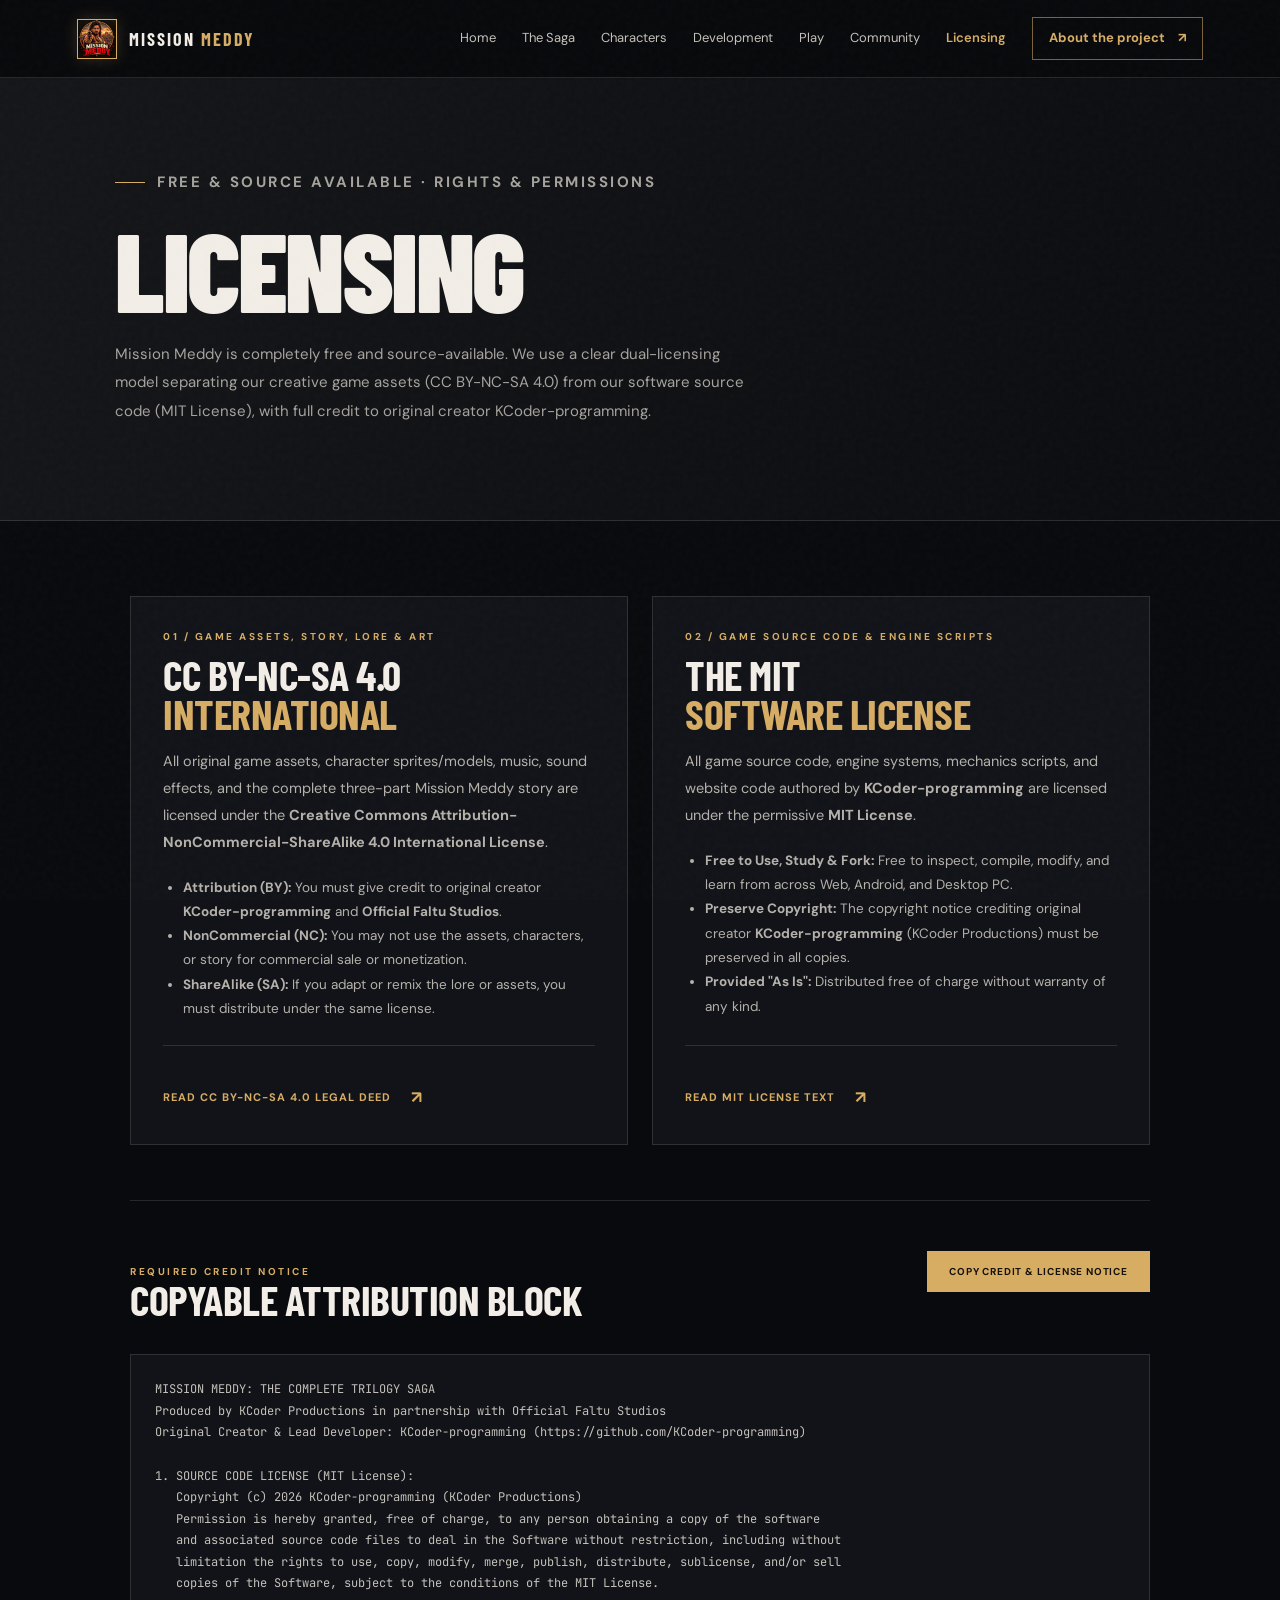
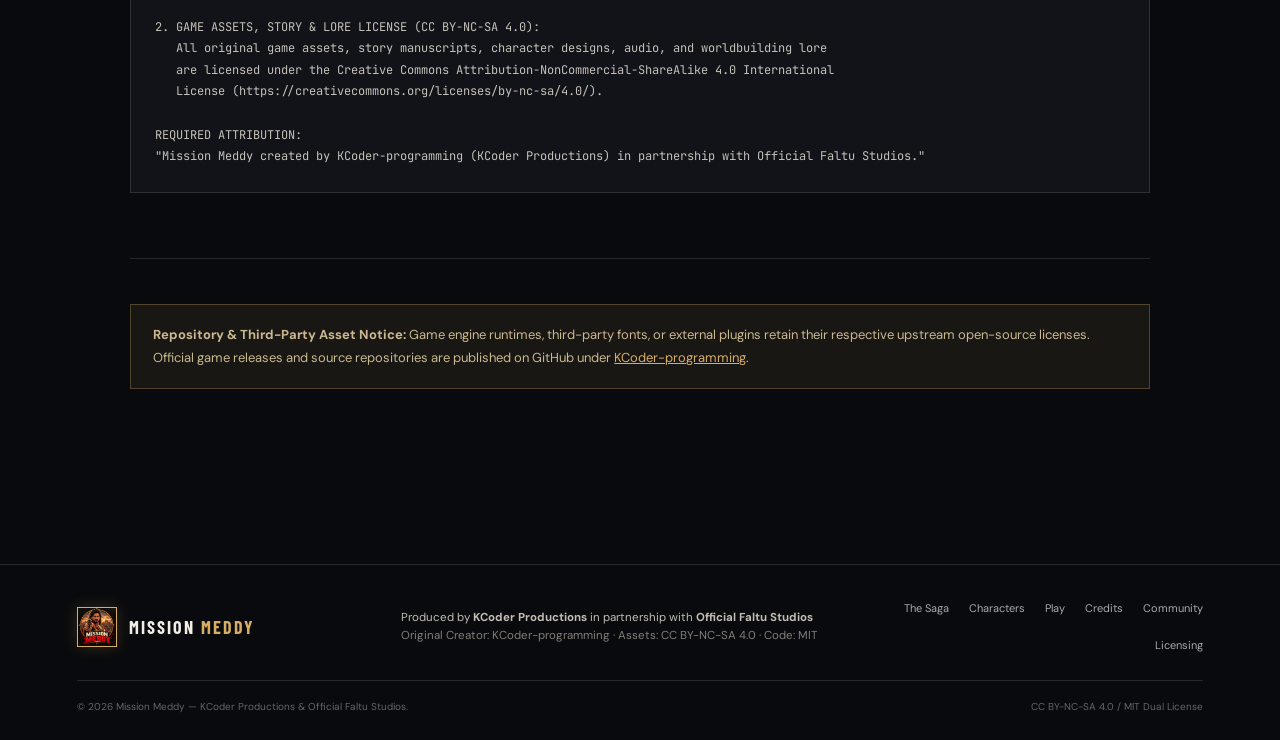
<file: pages/licenses.html>
<!doctype html>
<html lang="en">
<head>
  <meta charset="utf-8">
  <meta name="viewport" content="width=device-width, initial-scale=1">
  <meta name="description" content="Licensing for Mission Meddy — CC BY-NC-SA 4.0 for creative assets and MIT for source code.">
  <meta name="theme-color" content="#090a0d">
  <link rel="canonical" href="https://kcoder-programming.github.io/mission-meddy-website/pages/licenses.html">
  <meta property="og:type" content="website">
  <meta property="og:site_name" content="Mission Meddy">
  <meta property="og:title" content="Licensing — Mission Meddy | KCoder Productions &amp; Official Faltu Studios">
  <meta property="og:description" content="Licensing for Mission Meddy — CC BY-NC-SA 4.0 for creative assets and MIT for source code.">
  <meta property="og:url" content="https://kcoder-programming.github.io/mission-meddy-website/pages/licenses.html">
  <meta property="og:image" content="https://kcoder-programming.github.io/mission-meddy-website/assets/images/og-image.jpg">
  <meta name="twitter:card" content="summary_large_image">
  <title>Licensing — Mission Meddy | KCoder Productions &amp; Official Faltu Studios</title>
  <link rel="icon" href="../assets/images/favicon.png" type="image/png">
  <link rel="apple-touch-icon" href="../assets/images/apple-touch-icon.png">
  <link rel="preconnect" href="https://fonts.googleapis.com">
  <link rel="preconnect" href="https://fonts.gstatic.com" crossorigin>
  <link rel="stylesheet" href="https://fonts.googleapis.com/css2?family=Barlow+Condensed:wght@500;600;700;800;900&family=DM+Sans:wght@400;500;600;700&family=JetBrains+Mono:wght@400;500;600&display=swap">
  <link rel="stylesheet" href="../assets/css/style.css">
  <script src="../assets/js/main.js" defer></script>
</head>
<body>
  <a class="skip-link" href="#main">Skip to content</a>
  <div class="noise" aria-hidden="true"></div>

  <!-- Header -->
  <header class="site-header">
    <a class="brand" href="../index.html" aria-label="Mission Meddy home">
      <div class="brand-mark">
        <img src="../assets/images/emblem-sm.jpg" alt="" width="40" height="40">
      </div>
      <span class="brand-name">MISSION <b>MEDDY</b></span>
    </a>

    <button class="menu-toggle" aria-label="Toggle navigation" aria-expanded="false">
      <span></span><span></span>
    </button>

    <nav class="nav">
      <a href="../index.html">Home</a>
      <a href="story.html">The Saga</a>
      <a href="characters.html">Characters</a>
      <a href="development.html">Development</a>
      <a href="downloads.html">Play</a>
      <a href="community.html">Community</a>
      <a class="active" aria-current="page" href="licenses.html">Licensing</a>
      <a class="nav-cta" href="about.html">About the project <span>↗</span></a>
    </nav>
  </header>

  <main id="main">
    <!-- Page Hero -->
    <section class="page-hero">
      <p class="eyebrow"><span class="eyebrow-line"></span> FREE &amp; SOURCE AVAILABLE · RIGHTS &amp; PERMISSIONS</p>
      <h1>LICENSING</h1>
      <p>Mission Meddy is completely free and source-available. We use a clear dual-licensing model separating our creative game assets (CC BY-NC-SA 4.0) from our software source code (MIT License), with full credit to original creator KCoder-programming.</p>
    </section>

    <div class="page-content">
      <!-- 01 / Dual License Breakdown -->
      <div style="display: grid; grid-template-columns: repeat(auto-fit, minmax(min(100%, 320px), 1fr)); gap: 24px; margin-bottom: 55px;">
        <!-- License 1: Assets / Story -->
        <section style="background: var(--panel); border: 1px solid var(--line); padding: 32px; display: flex; flex-direction: column; justify-content: space-between;">
          <div>
            <div class="section-kicker">01 / GAME ASSETS, STORY, LORE &amp; ART</div>
            <h2 style="font-size: 42px; margin: 10px 0 16px;">CC BY-NC-SA 4.0<br><em>INTERNATIONAL</em></h2>
            <p style="color: #b5b1aa; font-size: 14.5px; line-height: 1.85; margin-bottom: 20px;">
              All original game assets, character sprites/models, music, sound effects, and the complete three-part Mission Meddy story are licensed under the <strong>Creative Commons Attribution-NonCommercial-ShareAlike 4.0 International License</strong>.
            </p>

            <ul style="padding-left: 20px; line-height: 1.8; color: #b5b1aa; font-size: 13.5px; margin-bottom: 24px;">
              <li><strong>Attribution (BY):</strong> You must give credit to original creator <strong>KCoder-programming</strong> and <strong>Official Faltu Studios</strong>.</li>
              <li><strong>NonCommercial (NC):</strong> You may not use the assets, characters, or story for commercial sale or monetization.</li>
              <li><strong>ShareAlike (SA):</strong> If you adapt or remix the lore or assets, you must distribute under the same license.</li>
            </ul>
          </div>

          <div style="border-top: 1px solid var(--line); padding-top: 20px;">
            <a class="text-link" href="https://creativecommons.org/licenses/by-nc-sa/4.0/" target="_blank" rel="noopener">
              Read CC BY-NC-SA 4.0 Legal Deed <span>↗</span>
            </a>
          </div>
        </section>

        <!-- License 2: Software / Code -->
        <section style="background: var(--panel); border: 1px solid var(--line); padding: 32px; display: flex; flex-direction: column; justify-content: space-between;">
          <div>
            <div class="section-kicker">02 / GAME SOURCE CODE &amp; ENGINE SCRIPTS</div>
            <h2 style="font-size: 42px; margin: 10px 0 16px;">THE MIT<br><em>SOFTWARE LICENSE</em></h2>
            <p style="color: #b5b1aa; font-size: 14.5px; line-height: 1.85; margin-bottom: 20px;">
              All game source code, engine systems, mechanics scripts, and website code authored by <strong>KCoder-programming</strong> are licensed under the permissive <strong>MIT License</strong>.
            </p>

            <ul style="padding-left: 20px; line-height: 1.8; color: #b5b1aa; font-size: 13.5px; margin-bottom: 24px;">
              <li><strong>Free to Use, Study &amp; Fork:</strong> Free to inspect, compile, modify, and learn from across Web, Android, and Desktop PC.</li>
              <li><strong>Preserve Copyright:</strong> The copyright notice crediting original creator <strong>KCoder-programming</strong> (KCoder Productions) must be preserved in all copies.</li>
              <li><strong>Provided &quot;As Is&quot;:</strong> Distributed free of charge without warranty of any kind.</li>
            </ul>
          </div>

          <div style="border-top: 1px solid var(--line); padding-top: 20px;">
            <a class="text-link" href="https://opensource.org/licenses/MIT" target="_blank" rel="noopener">
              Read MIT License Text <span>↗</span>
            </a>
          </div>
        </section>
      </div>

      <!-- 02 / Copyable Attribution Block -->
      <section class="content-block block-divider">
        <div style="display: flex; justify-content: space-between; align-items: baseline; flex-wrap: wrap; gap: 15px; margin-bottom: 16px;">
          <div>
            <div class="section-kicker">REQUIRED CREDIT NOTICE</div>
            <h2>Copyable Attribution Block</h2>
          </div>
          <button type="button" class="button button-primary" data-copy-target="attributionNotice" style="font-size: 10px;">
            Copy Credit &amp; License Notice
          </button>
        </div>

        <pre id="attributionNotice" class="code-block">MISSION MEDDY: THE COMPLETE TRILOGY SAGA
Produced by KCoder Productions in partnership with Official Faltu Studios
Original Creator &amp; Lead Developer: KCoder-programming (https://github.com/KCoder-programming)

1. SOURCE CODE LICENSE (MIT License):
   Copyright (c) 2026 KCoder-programming (KCoder Productions)
   Permission is hereby granted, free of charge, to any person obtaining a copy of the software
   and associated source code files to deal in the Software without restriction, including without
   limitation the rights to use, copy, modify, merge, publish, distribute, sublicense, and/or sell
   copies of the Software, subject to the conditions of the MIT License.

2. GAME ASSETS, STORY &amp; LORE LICENSE (CC BY-NC-SA 4.0):
   All original game assets, story manuscripts, character designs, audio, and worldbuilding lore
   are licensed under the Creative Commons Attribution-NonCommercial-ShareAlike 4.0 International
   License (https://creativecommons.org/licenses/by-nc-sa/4.0/).

REQUIRED ATTRIBUTION:
"Mission Meddy created by KCoder-programming (KCoder Productions) in partnership with Official Faltu Studios."</pre>
      </section>

      <!-- 03 / Third-Party Notice -->
      <section class="content-block" style="border-top: 1px solid var(--line); padding-top: 45px;">
        <div class="notice">
          <strong>Repository &amp; Third-Party Asset Notice:</strong> Game engine runtimes, third-party fonts, or external plugins retain their respective upstream open-source licenses. Official game releases and source repositories are published on GitHub under <a href="https://github.com/KCoder-programming" target="_blank" rel="noopener" style="color: var(--gold); text-decoration: underline;">KCoder-programming</a>.
        </div>
      </section>
    </div>
  </main>

  <!-- Site Footer -->
  <footer class="site-footer">
    <a class="brand" href="../index.html">
      <div class="brand-mark">
        <img src="../assets/images/emblem-sm.jpg" alt="" width="40" height="40">
      </div>
      <span class="brand-name">MISSION <b>MEDDY</b></span>
    </a>

    <p>
      Produced by <strong>KCoder Productions</strong> in partnership with <strong>Official Faltu Studios</strong><br>
      <span>Original Creator: KCoder-programming · Assets: CC BY-NC-SA 4.0 · Code: MIT</span>
    </p>

    <div class="footer-links">
      <a href="story.html">The Saga</a>
      <a href="characters.html">Characters</a>
      <a href="downloads.html">Play</a>
      <a href="about.html">Credits</a>
      <a href="community.html">Community</a>
      <a href="licenses.html">Licensing</a>
    </div>

    <small>
      <span>© <span data-year></span> Mission Meddy — KCoder Productions &amp; Official Faltu Studios.</span>
      <span>CC BY-NC-SA 4.0 / MIT Dual License</span>
    </small>
  </footer>
</body>
</html>
</file>
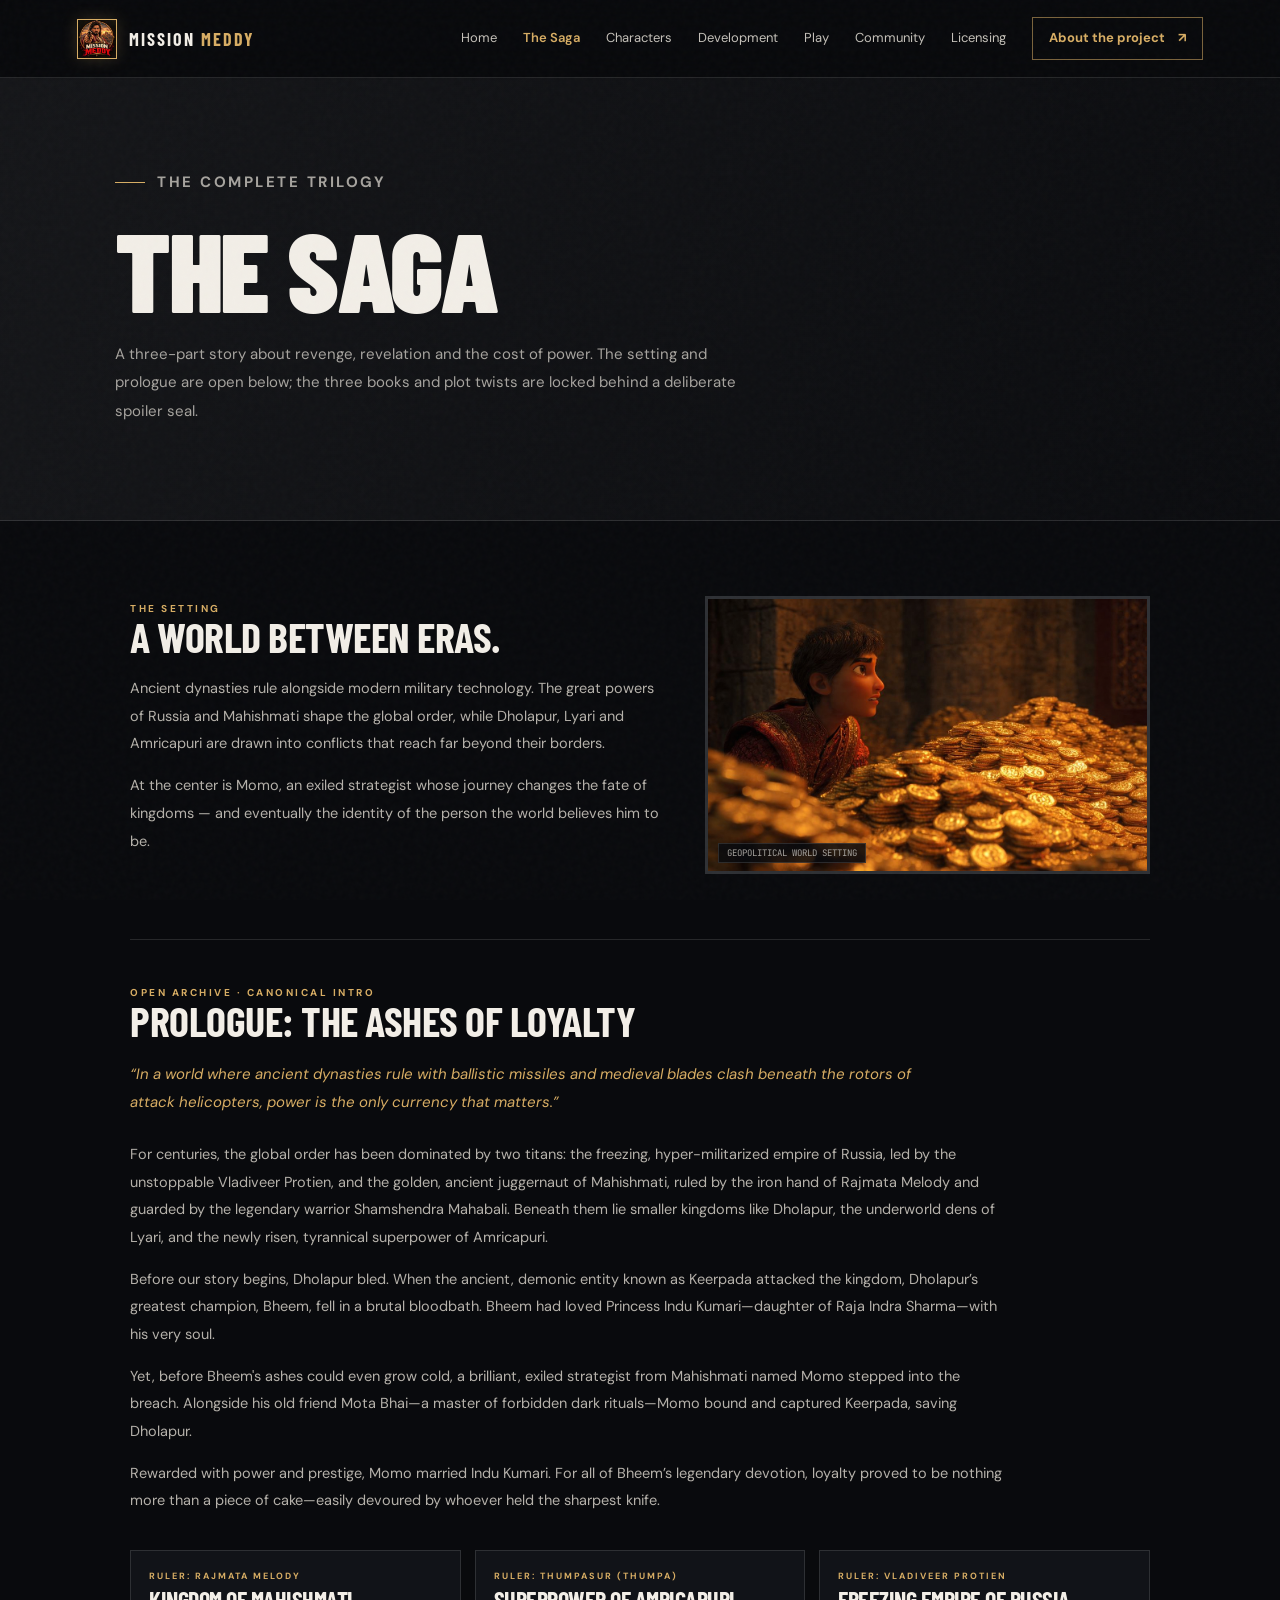
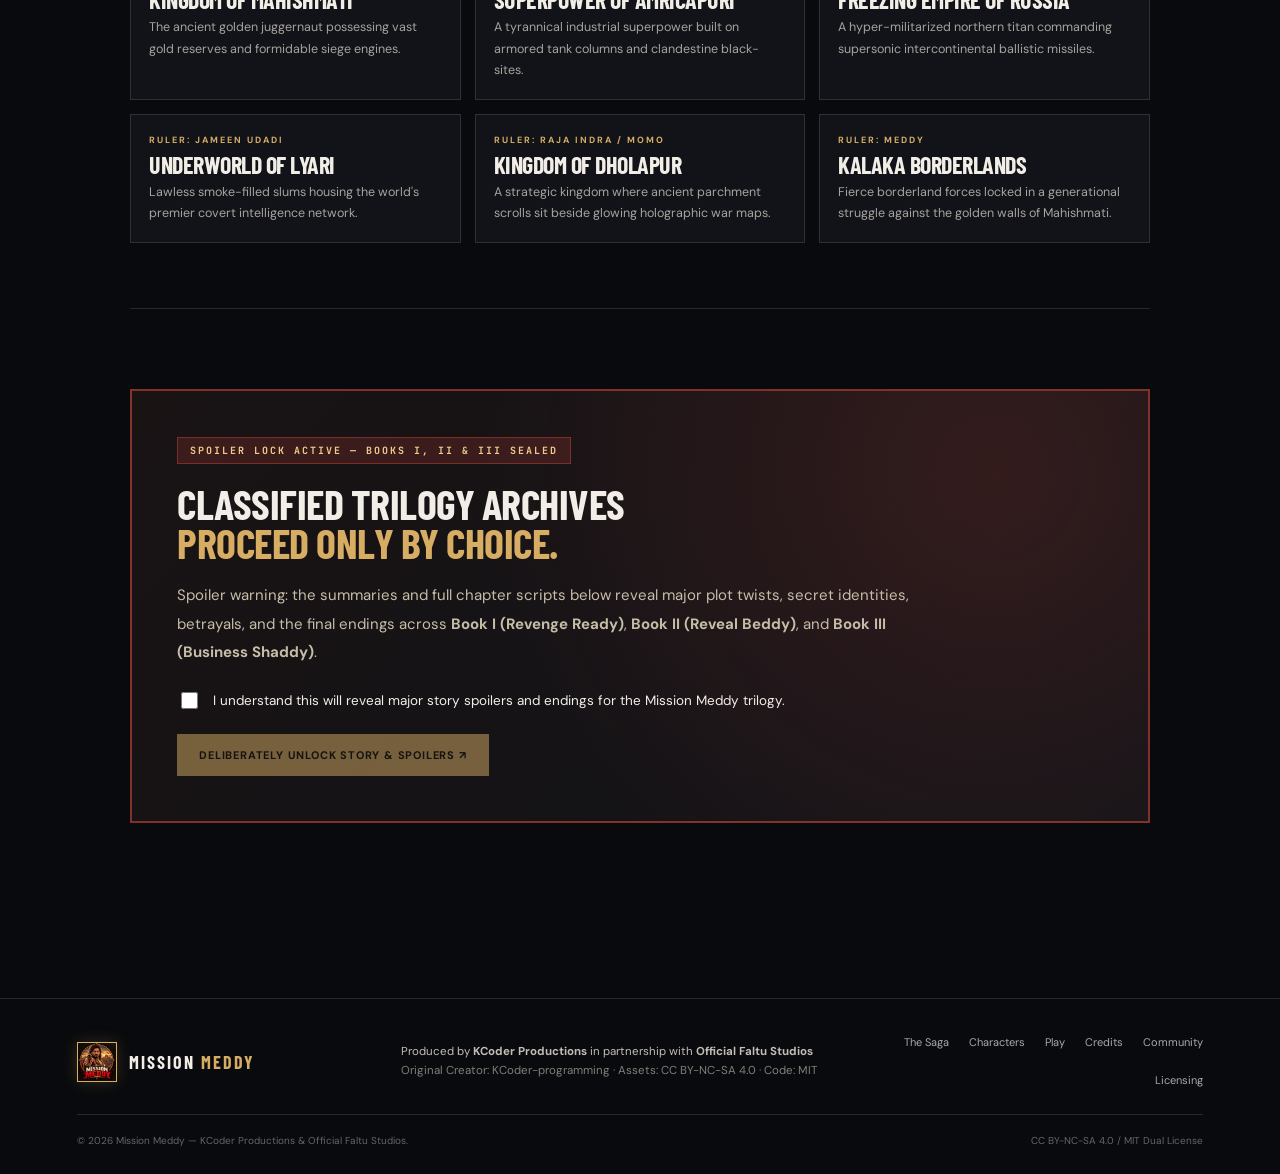
<file: pages/story.html>
<!doctype html>
<html lang="en">
<head>
  <meta charset="utf-8">
  <meta name="viewport" content="width=device-width, initial-scale=1">
  <meta name="description" content="Discover the complete three-book Mission Meddy saga — with a deliberate spoiler lock.">
  <meta name="theme-color" content="#090a0d">
  <link rel="canonical" href="https://kcoder-programming.github.io/mission-meddy-website/pages/story.html">
  <meta property="og:type" content="website">
  <meta property="og:site_name" content="Mission Meddy">
  <meta property="og:title" content="The Saga — Mission Meddy | KCoder Productions &amp; Official Faltu Studios">
  <meta property="og:description" content="Discover the complete three-book Mission Meddy saga — with a deliberate spoiler lock.">
  <meta property="og:url" content="https://kcoder-programming.github.io/mission-meddy-website/pages/story.html">
  <meta property="og:image" content="https://kcoder-programming.github.io/mission-meddy-website/assets/images/og-image.jpg">
  <meta name="twitter:card" content="summary_large_image">
  <title>The Saga — Mission Meddy | KCoder Productions &amp; Official Faltu Studios</title>
  <link rel="icon" href="../assets/images/favicon.png" type="image/png">
  <link rel="apple-touch-icon" href="../assets/images/apple-touch-icon.png">
  <link rel="preconnect" href="https://fonts.googleapis.com">
  <link rel="preconnect" href="https://fonts.gstatic.com" crossorigin>
  <link rel="stylesheet" href="https://fonts.googleapis.com/css2?family=Barlow+Condensed:wght@500;600;700;800;900&family=DM+Sans:wght@400;500;600;700&family=JetBrains+Mono:wght@400;500;600&display=swap">
  <link rel="stylesheet" href="../assets/css/style.css">
  <script src="../assets/js/main.js" defer></script>
</head>
<body>
  <a class="skip-link" href="#main">Skip to content</a>
  <div class="noise" aria-hidden="true"></div>

  <!-- Header -->
  <header class="site-header">
    <a class="brand" href="../index.html" aria-label="Mission Meddy home">
      <div class="brand-mark">
        <img src="../assets/images/emblem-sm.jpg" alt="" width="40" height="40">
      </div>
      <span class="brand-name">MISSION <b>MEDDY</b></span>
    </a>

    <button class="menu-toggle" aria-label="Toggle navigation" aria-expanded="false">
      <span></span><span></span>
    </button>

    <nav class="nav">
      <a href="../index.html">Home</a>
      <a class="active" aria-current="page" href="story.html">The Saga</a>
      <a href="characters.html">Characters</a>
      <a href="development.html">Development</a>
      <a href="downloads.html">Play</a>
      <a href="community.html">Community</a>
      <a href="licenses.html">Licensing</a>
      <a class="nav-cta" href="about.html">About the project <span>↗</span></a>
    </nav>
  </header>

  <main id="main">
    <!-- Page Hero -->
    <section class="page-hero">
      <p class="eyebrow"><span class="eyebrow-line"></span> THE COMPLETE TRILOGY</p>
      <h1>THE SAGA</h1>
      <p>A three-part story about revenge, revelation and the cost of power. The setting and prologue are open below; the three books and plot twists are locked behind a deliberate spoiler seal.</p>
    </section>

    <div class="page-content">
      <!-- 01 / The Setting (Non-Spoiler) -->
      <section class="content-block">
        <div class="split-grid split-grid--center">
          <div>
            <div class="section-kicker">THE SETTING</div>
            <h2>A world between eras.</h2>
            <p>Ancient dynasties rule alongside modern military technology. The great powers of Russia and Mahishmati shape the global order, while Dholapur, Lyari and Amricapuri are drawn into conflicts that reach far beyond their borders.</p>
            <p>At the center is Momo, an exiled strategist whose journey changes the fate of kingdoms — and eventually the identity of the person the world believes him to be.</p>
          </div>
          <div class="visual-slot ratio-16-10">
            <img src="../assets/images/setting.jpg" alt="World Scenario" loading="lazy" decoding="async">
            <div class="visual-slot-badge">GEOPOLITICAL WORLD SETTING</div>
          </div>
        </div>
      </section>

      <!-- 02 / Prologue (Safe Teaser) -->
      <section class="content-block" style="border-top: 1px solid var(--line); padding-top: 45px;">
        <div class="section-kicker">OPEN ARCHIVE · CANONICAL INTRO</div>
        <h2>PROLOGUE: THE ASHES OF LOYALTY</h2>
        <p style="color: var(--gold); font-size: 15px; font-style: italic; max-width: 800px; margin-bottom: 24px;">
          “In a world where ancient dynasties rule with ballistic missiles and medieval blades clash beneath the rotors of attack helicopters, power is the only currency that matters.”
        </p>

        <div style="max-width: 880px;">
          <p>For centuries, the global order has been dominated by two titans: the freezing, hyper-militarized empire of Russia, led by the unstoppable Vladiveer Protien, and the golden, ancient juggernaut of Mahishmati, ruled by the iron hand of Rajmata Melody and guarded by the legendary warrior Shamshendra Mahabali. Beneath them lie smaller kingdoms like Dholapur, the underworld dens of Lyari, and the newly risen, tyrannical superpower of Amricapuri.</p>
          <p>Before our story begins, Dholapur bled. When the ancient, demonic entity known as Keerpada attacked the kingdom, Dholapur’s greatest champion, Bheem, fell in a brutal bloodbath. Bheem had loved Princess Indu Kumari—daughter of Raja Indra Sharma—with his very soul.</p>
          <p>Yet, before Bheem's ashes could even grow cold, a brilliant, exiled strategist from Mahishmati named Momo stepped into the breach. Alongside his old friend Mota Bhai—a master of forbidden dark rituals—Momo bound and captured Keerpada, saving Dholapur.</p>
          <p>Rewarded with power and prestige, Momo married Indu Kumari. For all of Bheem’s legendary devotion, loyalty proved to be nothing more than a piece of cake—easily devoured by whoever held the sharpest knife.</p>
        </div>

        <!-- Factions Strip -->
        <div style="display: grid; grid-template-columns: repeat(auto-fit, minmax(min(100%, 280px), 1fr)); gap: 14px; margin-top: 35px;">
          <div class="panel-card">
            <div class="mini-kicker">RULER: RAJMATA MELODY</div>
            <h3 class="card-title">Kingdom of Mahishmati</h3>
            <p style="font-size: 12.5px; color: var(--muted); margin: 0; line-height: 1.7;">The ancient golden juggernaut possessing vast gold reserves and formidable siege engines.</p>
          </div>
          <div class="panel-card">
            <div class="mini-kicker">RULER: THUMPASUR (THUMPA)</div>
            <h3 class="card-title">Superpower of Amricapuri</h3>
            <p style="font-size: 12.5px; color: var(--muted); margin: 0; line-height: 1.7;">A tyrannical industrial superpower built on armored tank columns and clandestine black-sites.</p>
          </div>
          <div class="panel-card">
            <div class="mini-kicker">RULER: VLADIVEER PROTIEN</div>
            <h3 class="card-title">Freezing Empire of Russia</h3>
            <p style="font-size: 12.5px; color: var(--muted); margin: 0; line-height: 1.7;">A hyper-militarized northern titan commanding supersonic intercontinental ballistic missiles.</p>
          </div>
          <div class="panel-card">
            <div class="mini-kicker">RULER: JAMEEN UDADI</div>
            <h3 class="card-title">Underworld of Lyari</h3>
            <p style="font-size: 12.5px; color: var(--muted); margin: 0; line-height: 1.7;">Lawless smoke-filled slums housing the world's premier covert intelligence network.</p>
          </div>
          <div class="panel-card">
            <div class="mini-kicker">RULER: RAJA INDRA / MOMO</div>
            <h3 class="card-title">Kingdom of Dholapur</h3>
            <p style="font-size: 12.5px; color: var(--muted); margin: 0; line-height: 1.7;">A strategic kingdom where ancient parchment scrolls sit beside glowing holographic war maps.</p>
          </div>
          <div class="panel-card">
            <div class="mini-kicker">RULER: MEDDY</div>
            <h3 class="card-title">Kalaka Borderlands</h3>
            <p style="font-size: 12.5px; color: var(--muted); margin: 0; line-height: 1.7;">Fierce borderland forces locked in a generational struggle against the golden walls of Mahishmati.</p>
          </div>
        </div>
      </section>

      <!-- 03 / SPOILER LOCK GATE (JavaScript Controlled) -->
      <section class="content-block block-divider">
        <div id="spoilerLockGate" class="spoiler-lock-box">
          <div class="spoiler-badge">
            <span>SPOILER LOCK ACTIVE — BOOKS I, II &amp; III SEALED</span>
          </div>

          <h2>CLASSIFIED TRILOGY ARCHIVES<br><em>PROCEED ONLY BY CHOICE.</em></h2>
          <p style="color: #c6bda9; max-width: 760px; font-size: 15px;">
            Spoiler warning: the summaries and full chapter scripts below reveal major plot twists, secret identities, betrayals, and the final endings across <strong>Book I (Revenge Ready)</strong>, <strong>Book II (Reveal Beddy)</strong>, and <strong>Book III (Business Shaddy)</strong>.
          </p>

          <label class="spoiler-check">
            <input type="checkbox" id="spoilerConfirm">
            <span>I understand this will reveal major story spoilers and endings for the Mission Meddy trilogy.</span>
          </label>

          <button type="button" id="unlockSpoilersBtn" class="button button-primary" disabled style="opacity: 0.5; cursor: not-allowed;">
            Deliberately Unlock Story &amp; Spoilers ↗
          </button>
          <noscript><p style="color: var(--muted); font-size: 13px; margin-top: 14px;">JavaScript is required to unlock the saga.</p></noscript>
        </div>

        <!-- UNLOCKED TRILOGY ARCHIVES -->
        <div id="spoilerUnlockedContent" style="display: none;">
          <div class="spoiler-unlocked-banner">
            <div>
              <strong>Spoiler Archives Unlocked:</strong> Showing complete Book I, II &amp; III story summaries and chapter breakdowns.
            </div>
            <button type="button" id="relockSpoilersBtn" class="button button-ghost" style="padding: 8px 14px; font-size: 10px;">
              Re-Lock Spoilers
            </button>
          </div>

          <!-- BOOK I -->
          <article class="story-book" id="revenge-ready">
            <span class="book-label">BOOK I / REVENGE READY</span>
            <h2>MISSION MEDDY:<br><em>REVENGE READY</em></h2>
            <p>Momo's life in Dholapur collapses when an invasion led by Thumpasur — Thumpa — exposes betrayal inside his own household. Forced to flee, Momo returns to Mahishmati and reunites with Mota Bhai, an old friend whose knowledge of forbidden rituals offers a dangerous path against Thumpa's growing power.</p>
            <p>An attempt to turn the ancient entity Keerpada against Thumpa goes disastrously wrong. Momo and Mota Bhai lose the safety they had found, and their search for allies leads them into Lyari's intelligence network, where they meet Jameen Udadi, Thumza Curry Madari and the unpredictable Pappu Pandey.</p>
            <p>The struggle reaches the Arctic, where political alliances and military power collide. But the return of Keerpada changes the conflict completely. Momo becomes the vessel of a divine force and transforms Keerpada into a mysterious substance known as Notorius Metal — a victory that carries the seed of a new danger.</p>

            <button type="button" class="chapter-accordion-btn" data-accordion-toggle="b1Chapters" data-book="Book I" data-count="6">
              <span>Read Complete Book I Chapter Scripts (6 Chapters)</span> ↓
            </button>

            <div class="chapter-list-wrap" id="b1Chapters">
              <div class="chapter-card-item">
                <span class="book-label">Chapter 1 · Dholapur Mansion</span>
                <h3>The Mole in the Mansion</h3>
                <p>Thumpasur's armada crosses the border. Sweeping through his estate, Momo discovers his wife Indu Kumari holding a bloody dagger over a dead guard at the transmitter. Unable to kill his own wife, Momo flees in his plane toward Mahishmati. Thumpasur arrives and shoots Indu dead on the spot: "Trash belongs in the dirt once it's empty."</p>
                <div class="chapter-dialogue-box">
                  <b>INDU KUMARI:</b> “You think a strategist can stand against an Asura? Power shifts, Momo. I'm just surviving.”
                </div>
              </div>
              <div class="chapter-card-item">
                <span class="book-label">Chapter 2 · Mahishmati Suburbs</span>
                <h3>Flying Chappals and Forbidden Pacts</h3>
                <p>Momo reunites with Mota Bhai. Sneaking in past midnight, Mota Bhai's wife smacks him with a flying chappal before serving hot rotis. Over tea, Mota Bhai suggests waking Keerpada on the upcoming night of Amavasya to destroy Thumpa in Dholapur.</p>
              </div>
              <div class="chapter-card-item">
                <span class="book-label">Chapter 3 · Ritual Grounds</span>
                <h3>The Night of Amavasya</h3>
                <p>The earth splits open and Keerpada rises, but his burning eyes lock onto Momo. Rushing back to evacuate, Keerpada's black tendrils grab Mota Bhai's wife and brutally execute her before their eyes. Momo holds a weeping Mota Bhai inside the car and escapes to Lyari.</p>
              </div>
              <div class="chapter-card-item">
                <span class="book-label">Chapter 4 · Lyari &amp; Hacksteam Island</span>
                <h3>The Underworld of Lyari</h3>
                <p>Momo meets spymaster Jameen Udadi and operative Thumza Curry Madari, who just burned Hacksteam Island to the ground to rescue his kidnapped sisters. Deep mole Pappu Pandey intercepts manifests showing Thumpa is holding Rajmata Melody at the North Pole.</p>
              </div>
              <div class="chapter-card-item">
                <span class="book-label">Chapter 5 · Arctic Icefields</span>
                <h3>The Frozen Hell and The Missile Tsar</h3>
                <p>After enduring months of Arctic torture, Momo is broken out by Pappu Pandey dual-wielding silenced SMGs. Clashing with Thumpasur, Russian leader Vladiveer Protien rides an ICBM from the stratosphere, leaping off into a superhero three-point stance right before the warhead decimates Thumpa's army.</p>
              </div>
              <div class="chapter-card-item">
                <span class="book-label">Chapter 6 · Glaciers</span>
                <h3>The Light of Twenty Thousand Suns</h3>
                <p>Keerpada arrives at the North Pole. Mota Bhai invokes the divine Anushthan; possessed by the Panjurli Daiva, Momo radiates with the light of 20,000 suns. Applying E = mc², Momo condenses Keerpada's dark energy into solid atomic matter: Notorius Metal.</p>
              </div>
            </div>
          </article>

          <!-- BOOK II -->
          <article class="story-book" id="reveal-beddy">
            <span class="book-label">BOOK II / REVEAL BEDDY</span>
            <h2>MISSION MEDDY:<br><em>REVEAL BEDDY</em></h2>
            <p>Mahishmati is weakened, and the Kalaka forces threaten its survival. Thumpa is pulled into a desperate alliance as the kingdom faces a new enemy: Meddy, whose personal history reveals a long-planned campaign of revenge.</p>
            <p>At the heart of the confrontation is a revelation about Momo's birth and identity. Rajmata Melody reveals that Momo is Manvendra Mahabali, the trueborn son of Shamshendra Mahabali, hidden in infancy to protect him from a succession plot.</p>
            <p>Manvendra takes the throne, but the victory feast that follows exposes a darker truth: he knew far more about the unfolding events than anyone around him understood. Thumza begins to question the man he once fought beside.</p>

            <button type="button" class="chapter-accordion-btn" data-accordion-toggle="b2Chapters" data-book="Book II" data-count="5">
              <span>Read Complete Book II Chapter Scripts (5 Chapters)</span> ↓
            </button>

            <div class="chapter-list-wrap" id="b2Chapters">
              <div class="chapter-card-item">
                <span class="book-label">Chapter 1 · Amricapuri Chamber</span>
                <h3>The Sweat of a Tyrant</h3>
                <p>Thumpa wakes from recurring nightmares of Momo's bone-chilling smile. His father mocks him, openly confessing that he murdered Shamshendra's wife years ago.</p>
              </div>
              <div class="chapter-card-item">
                <span class="book-label">Chapter 2 · Subterranean Bunker</span>
                <h3>The Crippled Throne</h3>
                <p>With Mahishmati's defense below 10%, Momo wields his Notorius Metal sword, ordering Pappu Pandey to wiretap Thumpa's family while allowing the Kalakas to march into the courtyard.</p>
              </div>
              <div class="chapter-card-item">
                <span class="book-label">Chapter 3 · Ruined Courtyard</span>
                <h3>The Nightmare Made Flesh</h3>
                <p>The gates fall exactly as in Thumpa's nightmare. The hooded commander Meddy—widow of Kaleshwar Saand—reveals she manipulated Keerpada and the court to destroy Mahishmati.</p>
              </div>
              <div class="chapter-card-item">
                <span class="book-label">Chapter 4 · Throne Balcony</span>
                <h3>The True Heir and The Fake Martyr</h3>
                <p>Rajmata Melody reveals Momo is Manvendra Mahabali, true son of Shamshendra. Momo executes Meddy, Thumpasur, and his father in the mud, being crowned king while Rajmata proclaims Thumpa a fake martyr.</p>
              </div>
              <div class="chapter-card-item">
                <span class="book-label">Chapter 5 · Palace Vaults</span>
                <h3>A Mere Sacrifice</h3>
                <p>At the secret victory feast, King Momo reveals he knew Meddy's identity all along and let the massacres happen so no one could challenge his rule. Thumza asks about the millions of innocent dead; Momo coldly replies: "Oh, it was just a mere sacrifice for the ultimate me."</p>
                <div class="chapter-dialogue-box">
                  <b>THUMZA:</b> “Wait... you could have stopped the war before it began? What about the millions of innocent people who died?”
                </div>
              </div>
            </div>
          </article>

          <!-- BOOK III -->
          <article class="story-book" id="business-shaddy">
            <span class="book-label">BOOK III / BUSINESS SHADDY</span>
            <h2>MISSION MEDDY:<br><em>BUSINESS SHADDY (BLOODY SHADDY)</em></h2>
            <p>Thumza investigates the Kalaka lands and discovers that the people branded as monsters have suffered generations of exploitation and environmental poisoning under Mahishmati's rule. His loyalty to the empire breaks, and he begins organizing a rebellion.</p>
            <p>Jameen and Pappu eventually join the resistance. Momo, now increasingly corrupted by Notorius Metal, holds on to power with Mota Bhai at his side. The conflict becomes a struggle not simply for a throne, but over whether the old system should exist at all.</p>
            <p>Thumza rejects the possibility of becoming the next ruler. His final confrontation with Manvendra ends with the destruction of the throne and Notorius Metal. The trilogy closes with the monarchy broken and the Kalaka people free to leave the poisoned territory.</p>

            <button type="button" class="chapter-accordion-btn" data-accordion-toggle="b3Chapters" data-book="Book III" data-count="4">
              <span>Read Complete Book III Chapter Scripts (4 Chapters + Epilogue)</span> ↓
            </button>

            <div class="chapter-list-wrap" id="b3Chapters">
              <div class="chapter-card-item">
                <span class="book-label">Chapter 1 · Kalaka Wasteland</span>
                <h3>The Gospel of Radiation</h3>
                <p>Thumza discovers open uranium pits and chemical sludge. Mahishmati systematically poisoned Kalaka DNA for generations; their deformed speech was the result of radiation damage.</p>
              </div>
              <div class="chapter-card-item">
                <span class="book-label">Chapter 2 · Rebel Encampment</span>
                <h3>The Shadow Rebellion</h3>
                <p>Thumza leads the resistance. Rajmata dies of old age in her sleep. Jameen Udadi and Pappu Pandey defect when Momo orders field operatives murdered to hide the royal biohazards.</p>
              </div>
              <div class="chapter-card-item">
                <span class="book-label">Chapter 3 · Outer Sanctum</span>
                <h3>The Underdog Against the Gods</h3>
                <p>Thumza confronts Mota Bhai in a heartbreaking duel. With tears in his eyes, Thumza defeats the broken occultist, granting him peace at last.</p>
              </div>
              <div class="chapter-card-item">
                <span class="book-label">Chapter 4 &amp; Epilogue · Throne Room &amp; Ashes</span>
                <h3>Beyond Moh Maya &amp; The Broken Wheel</h3>
                <p>Facing God-King Momo, Thumza tackles him off the dais and drives an overloaded plasma detonator into Momo's Notorius Metal chestplate. White light consumes the throne, the metal, the king, and the spy. The Kalaka walk free into clean air. In the courtyard ashes, Jameen plants a rusted knife: "Here lies the man who fought for all, gave the ultimate sacrifice, and walked away from Moh Maya so his soul could never be corrupted."</p>
                <div class="chapter-dialogue-box">
                  <b>THUMZA:</b> “Your wine tasted like blood, Manvendra. Keep your throne.”
                </div>
              </div>
            </div>
          </article>

          <!-- THE THEMATIC ARC -->
          <section class="content-block" style="border-top: 1px solid var(--line); padding-top: 45px; margin-top: 55px;">
            <div class="section-kicker">THE THEMATIC ARC</div>
            <h2>Revenge. Power. Freedom.</h2>
            <p>The trilogy begins with betrayal and a search for revenge. It then turns toward identity, ambition and the hidden cost of victory. Finally, it asks whether freedom can be achieved without simply replacing one ruler with another.</p>
          </section>
        </div>
      </section>
    </div>
  </main>

  <!-- Site Footer -->
  <footer class="site-footer">
    <a class="brand" href="../index.html">
      <div class="brand-mark">
        <img src="../assets/images/emblem-sm.jpg" alt="" width="40" height="40">
      </div>
      <span class="brand-name">MISSION <b>MEDDY</b></span>
    </a>

    <p>
      Produced by <strong>KCoder Productions</strong> in partnership with <strong>Official Faltu Studios</strong><br>
      <span>Original Creator: KCoder-programming · Assets: CC BY-NC-SA 4.0 · Code: MIT</span>
    </p>

    <div class="footer-links">
      <a href="story.html">The Saga</a>
      <a href="characters.html">Characters</a>
      <a href="downloads.html">Play</a>
      <a href="about.html">Credits</a>
      <a href="community.html">Community</a>
      <a href="licenses.html">Licensing</a>
    </div>

    <small>
      <span>© <span data-year></span> Mission Meddy — KCoder Productions &amp; Official Faltu Studios.</span>
      <span>CC BY-NC-SA 4.0 / MIT Dual License</span>
    </small>
  </footer>
</body>
</html>
</file>
<file: assets/css/style.css>
:root {
  --bg: #090a0d;
  --panel: #111318;
  --panel2: #17191f;
  --text: #f2eee7;
  --muted: #a6a39e;
  --gold: #d7ad64;
  --gold-bright: #f0cb8b;
  --red: #a53b32;
  --line: rgba(255, 255, 255, 0.12);
  --display: 'Barlow Condensed', Impact, sans-serif;
  --body: 'DM Sans', Arial, sans-serif;
  --mono: 'JetBrains Mono', monospace;
}

* {
  box-sizing: border-box;
}

html {
  scroll-behavior: smooth;
  scroll-padding-top: 90px;
}

body {
  margin: 0;
  background: var(--bg);
  color: var(--text);
  font-family: var(--body);
  line-height: 1.6;
  overflow-x: hidden;
}

a {
  color: inherit;
  text-decoration: none;
}

button {
  font-family: inherit;
  cursor: pointer;
}

h1, h2, h3, p {
  margin-top: 0;
}

h1, h2, h3 {
  font-family: var(--display);
  text-transform: uppercase;
  line-height: 0.92;
  letter-spacing: -0.5px;
}

h1 em, h2 em, h3 em {
  font-style: normal;
  color: var(--gold);
}

.font-mono {
  font-family: var(--mono);
}

/* Film noise texture overlay */
.noise {
  position: fixed;
  inset: 0;
  pointer-events: none;
  z-index: 100;
  opacity: 0.055;
  background-image: url("data:image/svg+xml,%3Csvg viewBox='0 0 180 180' xmlns='http://www.w3.org/2000/svg'%3E%3Cfilter id='n'%3E%3CfeTurbulence type='fractalNoise' baseFrequency='.9' numOctaves='3' stitchTiles='stitch'/%3E%3C/filter%3E%3Crect width='100%25' height='100%25' filter='url(%23n)' opacity='.45'/%3E%3C/svg%3E");
}

/* Site Header */
.site-header {
  height: 78px;
  padding: 0 6vw;
  display: flex;
  align-items: center;
  justify-content: space-between;
  border-bottom: 1px solid var(--line);
  position: sticky;
  top: 0;
  background: rgba(9, 10, 13, 0.92);
  backdrop-filter: blur(16px);
  z-index: 50;
}

.brand {
  display: flex;
  align-items: center;
  gap: 12px;
}

.brand-mark {
  width: 40px;
  height: 40px;
  border: 1px solid var(--gold);
  background: var(--panel);
  display: flex;
  align-items: center;
  justify-content: center;
  overflow: hidden;
  box-shadow: 0 0 16px rgba(215, 173, 100, 0.2);
}

.brand-mark img {
  width: 100%;
  height: 100%;
  object-fit: cover;
}

.brand-name {
  font: 700 18px var(--display);
  letter-spacing: 2px;
}

.brand-name b {
  color: var(--gold);
}

.nav {
  display: flex;
  align-items: center;
  gap: 26px;
  font-size: 13px;
  color: #c5c1ba;
}

.nav a {
  transition: color 0.2s;
  white-space: nowrap;
}

.nav a:hover,
.nav a.active {
  color: var(--gold);
  font-weight: 600;
}

.nav .nav-cta {
  border: 1px solid rgba(215, 173, 100, 0.55);
  padding: 10px 16px;
  color: var(--gold);
  font-weight: 700;
  transition: 0.2s;
}

.nav-cta:hover {
  background: rgba(215, 173, 100, 0.1);
  border-color: var(--gold);
}

.nav-cta span {
  margin-left: 10px;
}

.menu-toggle {
  display: none;
  background: none;
  border: 0;
  color: white;
  cursor: pointer;
  padding: 8px;
}

/* Hero Section */
.hero {
  min-height: 700px;
  padding: 90px 6vw 75px;
  position: relative;
  overflow: hidden;
  display: flex;
  align-items: center;
  border-bottom: 1px solid var(--line);
}

.hero-grid {
  position: absolute;
  inset: 0;
  background:
    linear-gradient(90deg, rgba(9, 10, 13, 0.98) 0%, rgba(9, 10, 13, 0.88) 48%, rgba(9, 10, 13, 0.35) 100%),
    linear-gradient(rgba(255, 255, 255, 0.025) 1px, transparent 1px),
    linear-gradient(90deg, rgba(255, 255, 255, 0.025) 1px, transparent 1px);
  background-size: auto, 60px 60px, 60px 60px;
  mask-image: linear-gradient(to bottom, black, transparent 96%);
}

.hero-content {
  position: relative;
  z-index: 2;
  max-width: 650px;
}

.eyebrow,
.section-kicker {
  font-size: 10px;
  letter-spacing: 2.5px;
  color: var(--gold);
  font-weight: 700;
}

.eyebrow {
  display: flex;
  align-items: center;
  gap: 12px;
}

.eyebrow-line {
  width: 30px;
  height: 1px;
  background: var(--gold);
}

h1 {
  font-size: clamp(68px, 10.5vw, 140px);
  margin: 24px 0 20px;
  font-weight: 900;
  letter-spacing: -2.5px;
}

.hero-copy {
  max-width: 440px;
  color: #c0bdb7;
  font-size: 15px;
  line-height: 1.7;
}

.hero-studio {
  font-size: 11px;
  font-family: var(--mono);
  color: var(--muted);
  margin: 14px 0 28px;
}

.hero-studio strong {
  color: var(--gold);
}

.hero-actions {
  display: flex;
  gap: 12px;
  margin-top: 10px;
  flex-wrap: wrap;
}

.button {
  display: inline-flex;
  align-items: center;
  gap: 18px;
  padding: 14px 22px;
  font-size: 11px;
  font-weight: 700;
  letter-spacing: 0.8px;
  text-transform: uppercase;
  transition: 0.2s;
  cursor: pointer;
  border: 0;
}

.button-primary {
  background: var(--gold);
  color: #17120b;
}

.button-primary:hover {
  background: var(--gold-bright);
  transform: translateY(-2px);
}

.button-ghost {
  border: 1px solid var(--line);
  background: rgba(23, 25, 31, 0.7);
  color: var(--text);
}

.button-ghost:hover {
  border-color: var(--gold);
  color: var(--gold);
}

.hero-meta {
  display: flex;
  align-items: center;
  gap: 15px;
  margin-top: 55px;
  color: #8f8c86;
  font-size: 10px;
  letter-spacing: 1.5px;
  text-transform: uppercase;
}

.hero-meta i {
  width: 4px;
  height: 4px;
  border-radius: 50%;
  background: var(--gold);
}

.hero-art {
  position: absolute;
  right: 6%;
  top: 50%;
  transform: translateY(-50%);
  width: min(44vw, 560px);
  height: 520px;
  display: flex;
  align-items: center;
  justify-content: center;
}

.sun-ring {
  position: absolute;
  border: 1px solid rgba(215, 173, 100, 0.3);
  border-radius: 50%;
  left: 50%;
  top: 45%;
  transform: translate(-50%, -50%);
  pointer-events: none;
}

.ring-one {
  width: 430px;
  height: 430px;
  box-shadow: 0 0 90px rgba(165, 59, 50, 0.18), inset 0 0 80px rgba(215, 173, 100, 0.1);
  animation: ringRotate 50s linear infinite;
}

.ring-two {
  width: 320px;
  height: 320px;
  border-color: rgba(215, 173, 100, 0.55);
}

@keyframes ringRotate {
  from { transform: translate(-50%, -50%) rotate(0deg); }
  to { transform: translate(-50%, -50%) rotate(360deg); }
}

.monolith {
  position: absolute;
  left: 50%;
  top: 48%;
  transform: translate(-50%, -50%);
  width: 145px;
  height: 370px;
  background: linear-gradient(90deg, #191719, #5d3c2c 48%, #171315);
  clip-path: polygon(18% 0, 82% 0, 100% 100%, 0 100%);
  box-shadow: 0 0 90px rgba(165, 59, 50, 0.35);
  opacity: 0.7;
}

.art-glow {
  position: absolute;
  width: 220px;
  height: 220px;
  border-radius: 50%;
  background: rgba(165, 59, 50, 0.35);
  filter: blur(70px);
  left: 50%;
  top: 45%;
  transform: translate(-50%, -50%);
}

.emblem-showcase {
  position: relative;
  z-index: 10;
  width: 340px;
  height: 340px;
  display: flex;
  align-items: center;
  justify-content: center;
}

.emblem-showcase img {
  width: 100%;
  height: 100%;
  object-fit: contain;
  filter: drop-shadow(0 18px 40px rgba(0, 0, 0, 0.85));
  transition: transform 0.4s ease;
}

.emblem-showcase img:hover {
  transform: scale(1.04);
}

.art-caption {
  position: absolute;
  bottom: 12px;
  left: 10%;
  right: 10%;
  display: flex;
  justify-content: space-between;
  color: #a9a39a;
  font-size: 10px;
  letter-spacing: 1.6px;
  text-transform: uppercase;
}

.art-caption b {
  color: var(--gold);
}

.hero-bottom {
  position: absolute;
  bottom: 22px;
  left: 6vw;
  right: 6vw;
  display: flex;
  justify-content: space-between;
  color: #77746e;
  font-size: 9px;
  letter-spacing: 2px;
  text-transform: uppercase;
}

.scroll-mark {
  color: var(--gold);
  font-size: 16px;
}

/* Sections */
.section-wrap {
  padding: 100px 9vw;
}

.trailer {
  border-top: 1px solid var(--line);
  background: #090a0d;
}

.trailer video {
  display: block;
  width: 100%;
  max-height: min(75vh, 720px);
  background: #000;
  object-fit: cover;
}

.intro {
  display: grid;
  grid-template-columns: 1.1fr 1fr;
  gap: 50px;
  align-items: center;
  border-top: 1px solid var(--line);
  background: linear-gradient(to bottom, #090a0d, #0d0e13);
}

.intro h2,
.section-heading h2 {
  font-size: clamp(42px, 6vw, 76px);
  margin: 12px 0 24px;
}

.intro-main p,
.section-heading > p {
  color: var(--muted);
  font-size: 15px;
  line-height: 1.9;
  max-width: 560px;
}

.text-link {
  display: inline-flex;
  gap: 20px;
  align-items: center;
  color: var(--gold);
  font-size: 11px;
  text-transform: uppercase;
  letter-spacing: 1px;
  font-weight: 700;
  margin-top: 18px;
  cursor: pointer;
}

.text-link span {
  font-size: 17px;
  transition: transform 0.2s;
}

.text-link:hover span {
  transform: translateX(4px);
}

/* Trilogy Grid */
.trilogy {
  background: #0d0e12;
}

.section-heading {
  display: flex;
  justify-content: space-between;
  align-items: flex-end;
  gap: 50px;
  margin-bottom: 45px;
}

.book-grid {
  display: grid;
  grid-template-columns: repeat(3, 1fr);
  gap: 16px;
}

.book-card {
  min-height: 450px;
  background: var(--panel);
  border: 1px solid var(--line);
  position: relative;
  overflow: hidden;
  display: flex;
  flex-direction: column;
  justify-content: space-between;
  transition: transform 0.25s, border-color 0.25s;
  cursor: pointer;
}

.book-card:hover {
  transform: translateY(-6px);
  border-color: rgba(215, 173, 100, 0.65);
}

.book-art-frame {
  height: 195px;
  width: 100%;
  position: relative;
  overflow: hidden;
  border-bottom: 1px solid var(--line);
}

.book-art-frame img {
  width: 100%;
  height: 100%;
  object-fit: cover;
}

.book-one {
  background: linear-gradient(145deg, #171719, #281a19);
}

.book-two {
  background: linear-gradient(145deg, #15171b, #28251d);
}

.book-three {
  background: linear-gradient(145deg, #171619, #241718);
}

.book-number {
  position: absolute;
  top: 12px;
  left: 14px;
  z-index: 5;
  font-size: 9px;
  letter-spacing: 2px;
  color: var(--gold);
  background: rgba(9, 10, 13, 0.85);
  padding: 3px 8px;
  border: 1px solid rgba(215, 173, 100, 0.3);
  font-weight: 700;
}

.book-symbol {
  position: absolute;
  right: 15px;
  top: 160px;
  font: 900 150px var(--display);
  color: rgba(255, 255, 255, 0.035);
  pointer-events: none;
  user-select: none;
}

.book-info {
  padding: 24px;
  position: relative;
  flex: 1;
  display: flex;
  flex-direction: column;
  justify-content: space-between;
}

.book-info > span {
  font-size: 9px;
  color: #a8a198;
  letter-spacing: 2px;
  font-weight: 700;
  text-transform: uppercase;
}

.book-info h3 {
  font-size: 44px;
  margin: 10px 0;
  line-height: 0.92;
}

.book-info p {
  font-size: 13px;
  color: #aaa69f;
  line-height: 1.7;
  max-width: 270px;
}

.book-info b {
  display: flex;
  align-items: center;
  justify-content: space-between;
  border-top: 1px solid var(--line);
  padding-top: 16px;
  margin-top: 20px;
  font-size: 10px;
  letter-spacing: 1.4px;
  color: var(--gold);
  text-transform: uppercase;
}

/* Quote Band */
.quote-band {
  padding: 90px 10vw;
  text-align: center;
  background: linear-gradient(100deg, #1c1514, #111216 55%, #1c1712);
  border-top: 1px solid var(--line);
  border-bottom: 1px solid var(--line);
}

.quote-mark {
  font: 90px Georgia;
  color: var(--gold);
  height: 55px;
  opacity: 0.8;
  user-select: none;
}

.quote-band blockquote {
  font: 600 clamp(30px, 4.2vw, 54px)/1.15 var(--display);
  text-transform: uppercase;
  margin: 20px 0;
}

.quote-band blockquote em {
  color: var(--gold);
  font-style: normal;
}

.quote-credit {
  font-size: 10px;
  letter-spacing: 2px;
  color: #aaa49b;
  text-transform: uppercase;
  font-weight: 600;
}

.quote-credit span {
  color: var(--gold);
}

/* Updates / Behind the scenes */
.updates {
  padding-top: 100px;
  padding-bottom: 110px;
}

.update-panel {
  border: 1px solid var(--line);
  background: linear-gradient(120deg, #17191d, #111216);
  padding: 45px;
  display: grid;
  grid-template-columns: 1fr 2fr 120px;
  align-items: center;
  gap: 35px;
}

.update-status {
  font-size: 10px;
  letter-spacing: 1.5px;
  color: #aaa;
  font-weight: 700;
  text-transform: uppercase;
}

.status-dot {
  display: inline-block;
  width: 8px;
  height: 8px;
  background: var(--gold);
  border-radius: 50%;
  margin-right: 9px;
  box-shadow: 0 0 12px var(--gold);
}

.update-panel h3 {
  font-size: 42px;
  margin: 0 0 14px;
}

.update-panel p {
  max-width: 490px;
  color: var(--muted);
  font-size: 14px;
  line-height: 1.8;
}

.update-index {
  font: 900 48px/0.85 var(--display);
  color: rgba(215, 173, 100, 0.45);
  text-align: right;
}

.update-index span {
  font: 700 9px var(--body);
  letter-spacing: 2px;
  color: var(--muted);
}

/* Final CTA */
.final-cta {
  padding: 100px 8vw;
  background: radial-gradient(ellipse at 80% 50%, rgba(165, 59, 50, 0.24), transparent 48%), #101115;
  text-align: center;
  border-top: 1px solid var(--line);
}

.final-cta-inner {
  max-width: 800px;
  margin: auto;
}

.final-cta .eyebrow {
  justify-content: center;
}

.final-cta h2 {
  font-size: clamp(50px, 8vw, 100px);
  margin: 24px 0;
}

.final-cta p:not(.eyebrow) {
  color: var(--muted);
  margin-bottom: 30px;
  font-size: 15px;
}

/* Site Footer */
.site-footer {
  padding: 35px 6vw 25px;
  display: grid;
  grid-template-columns: 1fr 1.6fr 1fr;
  align-items: center;
  gap: 25px;
  border-top: 1px solid var(--line);
  background: #090a0d;
}

.site-footer p {
  font-size: 11.5px;
  color: #c3beb5;
  margin: 0;
  line-height: 1.6;
}

.site-footer p span {
  color: #827e78;
}

.footer-links {
  display: flex;
  flex-wrap: wrap;
  gap: 20px;
  justify-content: flex-end;
  font-size: 11px;
  color: #aaa;
}

.footer-links a:hover {
  color: var(--gold);
}

.site-footer small {
  grid-column: 1 / -1;
  color: #666;
  font-size: 10px;
  border-top: 1px solid var(--line);
  padding-top: 18px;
  display: flex;
  justify-content: space-between;
  flex-wrap: wrap;
  gap: 8px;
}

/* Page Hero */
.page-hero {
  padding: 90px 9vw 80px;
  background: linear-gradient(110deg, #151619, #0b0c0f);
  border-bottom: 1px solid var(--line);
  position: relative;
}

.page-hero h1 {
  font-size: clamp(58px, 9vw, 112px);
  margin: 20px 0;
}

.page-hero p {
  max-width: 650px;
  color: var(--muted);
  font-size: 15px;
  line-height: 1.9;
}

.page-content {
  padding: 75px 9vw 110px;
  max-width: 1250px;
  margin: auto;
}

.content-block {
  margin-bottom: 65px;
  scroll-margin-top: 100px;
}

.content-block h2 {
  font-size: 42px;
  margin: 0 0 20px;
}

.content-block p,
.content-block li {
  color: #b5b1aa;
  line-height: 1.9;
  font-size: 14.5px;
}

/* Spoiler Lock Box */
.spoiler-lock-box {
  border: 2px solid rgba(165, 59, 50, 0.75);
  background: radial-gradient(circle at 85% 20%, rgba(165, 59, 50, 0.22), transparent 55%), linear-gradient(135deg, #191314, #111318);
  padding: 45px;
  margin: 30px 0;
}

.spoiler-badge {
  display: inline-flex;
  align-items: center;
  gap: 8px;
  padding: 6px 12px;
  background: rgba(165, 59, 50, 0.25);
  border: 1px solid rgba(165, 59, 50, 0.6);
  color: var(--gold-bright);
  font: 700 10px var(--mono);
  letter-spacing: 2px;
  text-transform: uppercase;
  margin-bottom: 20px;
}

.spoiler-check {
  display: flex;
  align-items: center;
  gap: 12px;
  cursor: pointer;
  margin: 22px 0;
  font-size: 13.5px;
  color: var(--text);
  user-select: none;
}

.spoiler-check input {
  width: 17px;
  height: 17px;
  accent-color: var(--gold);
  cursor: pointer;
}

.spoiler-unlocked-banner {
  display: flex;
  align-items: center;
  justify-content: space-between;
  gap: 15px;
  padding: 16px 20px;
  background: #191714;
  border: 1px solid rgba(215, 173, 100, 0.45);
  color: #c9b991;
  font-size: 13px;
  margin-bottom: 40px;
}

/* Story Book Blocks */
.story-book {
  border-top: 1px solid var(--line);
  padding-top: 45px;
  margin-top: 55px;
}

.book-label {
  font-size: 10px;
  letter-spacing: 2px;
  color: var(--gold);
  font-weight: 700;
  text-transform: uppercase;
}

.story-book h2 {
  font-size: clamp(42px, 6vw, 65px);
  margin: 12px 0 20px;
}

.chapter-accordion-btn {
  display: inline-flex;
  align-items: center;
  gap: 12px;
  padding: 10px 18px;
  background: var(--panel);
  border: 1px solid var(--line);
  color: var(--gold);
  font-size: 11px;
  font-weight: 700;
  text-transform: uppercase;
  letter-spacing: 1px;
  margin-top: 15px;
  transition: 0.2s;
}

.chapter-accordion-btn:hover {
  border-color: var(--gold);
}

.chapter-list-wrap {
  margin-top: 24px;
  border-left: 2px solid rgba(215, 173, 100, 0.5);
  padding-left: 20px;
  display: none;
}

.chapter-list-wrap.open {
  display: block;
}

.chapter-card-item {
  background: var(--panel);
  border: 1px solid var(--line);
  padding: 22px;
  margin-bottom: 14px;
}

.chapter-card-item h3 {
  font-size: 26px;
  margin: 6px 0 12px;
}

.chapter-dialogue-box {
  background: var(--bg);
  border: 1px solid var(--line);
  padding: 12px 16px;
  margin-top: 14px;
  font-size: 12.5px;
  font-style: italic;
}

.chapter-dialogue-box b {
  font-family: var(--mono);
  color: var(--gold);
  font-style: normal;
  margin-right: 8px;
}

/* Grids */
.character-grid,
.feature-grid {
  display: grid;
  grid-template-columns: repeat(3, 1fr);
  gap: 16px;
}

.character-card,
.feature-card {
  background: var(--panel);
  border: 1px solid var(--line);
  padding: 24px;
  transition: border-color 0.25s;
  display: flex;
  flex-direction: column;
}

.character-card:hover,
.feature-card:hover {
  border-color: rgba(215, 173, 100, 0.6);
}

.character-card .role,
.feature-card .role {
  font-size: 9px;
  letter-spacing: 2px;
  color: var(--gold);
  font-weight: 700;
  text-transform: uppercase;
}

.character-card h3 {
  font-size: 30px;
  margin: 12px 0 10px;
}

.character-card p,
.feature-card p {
  font-size: 13px;
  color: var(--muted);
  line-height: 1.8;
  margin: 0;
}

.character-card .specialty-tag {
  margin-top: auto;
  padding-top: 5px;
  border-top: 1px solid var(--line);
  font-size: 11px;
  font-family: var(--mono);
  color: #8f8c86;
  display: flex;
  justify-content: space-between;
  gap: 8px;
}

.character-card .specialty-tag span {
  color: #c5c1ba;
}

.feature-card h3 {
  font-size: 26px;
  margin: 12px 0;
}

.feature-card p {
  margin-bottom: 0;
}

/* Visual Placeholder Slot */
.visual-slot {
  position: relative;
  overflow: hidden;
  background: var(--panel);
  border: 3px solid var(--line);
}

.visual-slot svg,
.visual-slot img {
  width: 100%;
  height: 100%;
  display: block;
  object-fit: cover;
}

.visual-slot-badge {
  position: absolute;
  bottom: 8px;
  left: 10px;
  padding: 3px 8px;
  background: rgba(9, 10, 13, 0.85);
  border: 1px solid var(--line);
  font: 9px var(--mono);
  color: var(--muted);
}

/* Timeline */
.timeline {
  border-left: 1px solid rgba(215, 173, 100, 0.45);
  margin: 30px 0 0 8px;
  padding-left: 28px;
}

.timeline-item {
  position: relative;
  margin: 0 0 32px;
}

.timeline-item-heading {
  display: flex;
  justify-content: space-between;
  align-items: baseline;
  gap: 12px;
}

.timeline-status {
  color: var(--muted);
  font: 10px var(--mono);
  text-transform: uppercase;
  white-space: nowrap;
}

.timeline-item.is-complete .timeline-status,
.timeline-item.is-complete:before {
  color: var(--gold);
}

.timeline-item.is-current .timeline-status {
  color: var(--gold);
  font-weight: 700;
}

.timeline-item.is-current:before {
  animation: timelineGlow 1.8s ease-in-out infinite;
}

.timeline-item.is-upcoming:before {
  background: var(--bg);
  box-shadow: none;
}

.timeline-item:before {
  content: "";
  position: absolute;
  width: 9px;
  height: 9px;
  background: var(--gold);
  border-radius: 50%;
  left: -33px;
  top: 7px;
  box-shadow: 0 0 10px var(--gold);
}

@keyframes timelineGlow {
  0%, 100% {
    box-shadow: 0 0 6px var(--gold);
    transform: scale(1);
  }
  50% {
    box-shadow: 0 0 16px 4px var(--gold);
    transform: scale(1.15);
  }
}

@media (prefers-reduced-motion: reduce) {
  .timeline-item.is-current:before {
    animation: none;
    box-shadow: 0 0 12px var(--gold);
  }
}

.timeline-item b {
  color: var(--text);
  font-size: 14px;
}

.timeline-item p {
  margin: 5px 0 0;
  color: #b5b1aa;
}

/* Link list */
.link-list {
  display: grid;
  grid-template-columns: repeat(2, 1fr);
  gap: 14px;
}

.link-tile {
  padding: 22px;
  border: 1px solid var(--line);
  background: var(--panel);
  display: flex;
  justify-content: space-between;
  align-items: center;
  transition: border-color 0.2s;
}

.link-tile:hover {
  border-color: var(--gold);
}

.link-tile span {
  font-size: 11px;
  color: var(--gold);
  font-weight: 700;
}

.notice {
  padding: 18px 22px;
  background: #191714;
  border: 1px solid rgba(215, 173, 100, 0.3);
  color: #c9b991;
  font-size: 13px;
  line-height: 1.8;
}

.code-block {
  padding: 24px;
  background: var(--panel);
  border: 1px solid var(--line);
  font-family: var(--mono);
  font-size: 12px;
  color: #c5c1ba;
  white-space: pre-wrap;
  line-height: 1.8;
  overflow-x: auto;
  user-select: all;
}

/* Interactive Dispatch Form */
.feedback-grid {
  display: grid;
  grid-template-columns: 1fr 1.4fr;
  gap: 30px;
}

.feedback-form {
  background: var(--panel);
  border: 1px solid var(--line);
  padding: 28px;
}

.form-group {
  margin-bottom: 16px;
}

.form-group label {
  display: block;
  font: 700 10px var(--mono);
  letter-spacing: 1.5px;
  text-transform: uppercase;
  color: var(--muted);
  margin-bottom: 6px;
}

.form-control {
  width: 100%;
  background: var(--bg);
  border: 1px solid var(--line);
  color: var(--text);
  padding: 10px 14px;
  font-size: 13px;
  font-family: inherit;
}

.form-control:focus {
  outline: none;
  border-color: var(--gold);
}

.dispatch-item {
  background: var(--panel);
  border: 1px solid var(--line);
  padding: 18px;
  margin-bottom: 12px;
}

/* Responsive */
@media (max-width: 900px) {
  .nav {
    gap: 16px;
  }
  .hero-art {
    right: -8%;
    opacity: 0.6;
  }
  .section-wrap {
    padding: 80px 7vw;
  }
  .intro {
    grid-template-columns: 1fr;
    gap: 30px;
  }
  .section-heading {
    display: block;
  }
  .section-heading > p {
    margin-top: 20px;
  }
  .book-grid {
    grid-template-columns: 1fr;
  }
  .site-footer {
    grid-template-columns: 1fr 1fr;
  }
  .site-footer p {
    grid-column: 1 / -1;
    grid-row: 2;
  }
  .footer-links {
    grid-column: 2;
    grid-row: 1;
  }
  .update-panel {
    grid-template-columns: 1fr 2fr;
  }
  .update-index {
    display: none;
  }
  .feedback-grid {
    grid-template-columns: 1fr;
  }
}

@media (max-width: 640px) {
  .site-header {
    height: 68px;
    padding: 0 5vw;
  }
  .menu-toggle {
    display: flex;
    flex-direction: column;
    gap: 5px;
  }
  .menu-toggle span {
    display: block;
    width: 22px;
    height: 2px;
    background: var(--text);
  }
  .nav {
    display: none;
    position: absolute;
    top: 68px;
    left: 0;
    right: 0;
    background: #0e0f13;
    border-bottom: 1px solid var(--line);
    padding: 22px 6vw;
    flex-direction: column;
    align-items: stretch;
    gap: 16px;
  }
  .nav.open {
    display: flex;
  }
  .nav .nav-cta {
    text-align: center;
  }
  .hero {
    min-height: 620px;
    padding: 75px 6vw 65px;
  }
  .hero-art {
    width: 100%;
    right: -30%;
    opacity: 0.4;
  }
  h1 {
    font-size: 72px;
  }
  .hero-meta {
    flex-wrap: wrap;
    gap: 9px;
    margin-top: 40px;
  }
  .hero-bottom {
    display: none;
  }
  .character-grid,
  .feature-grid {
    grid-template-columns: 1fr;
  }
  .link-list {
    grid-template-columns: 1fr;
  }
  .update-panel {
    grid-template-columns: 1fr;
    padding: 28px;
  }
  .site-footer {
    grid-template-columns: 1fr;
  }
  .site-footer p,
  .footer-links {
    grid-column: 1;
    grid-row: auto;
  }
  .footer-links {
    justify-content: flex-start;
  }
  .spoiler-lock-box {
    padding: 25px;
  }
}


/* ==========================================================================
   Fixes & shared components (added in the site audit)
   ========================================================================== */

/* Accessibility */
.skip-link {
  position: absolute;
  left: -9999px;
  top: 8px;
  z-index: 200;
  background: var(--gold);
  color: #17120b;
  padding: 10px 16px;
  font: 700 12px var(--mono);
}
.skip-link:focus {
  left: 8px;
}
:focus-visible {
  outline: 2px solid var(--gold-bright);
  outline-offset: 3px;
}
.form-control:focus-visible {
  outline: 2px solid var(--gold-bright);
  outline-offset: 1px;
}
.form-group fieldset {
  border: 0;
  margin: 0;
  padding: 0;
  min-width: 0;
}
.form-group legend {
  display: block;
  font: 700 10px var(--mono);
  letter-spacing: 1.5px;
  text-transform: uppercase;
  color: var(--muted);
  margin-bottom: 6px;
  padding: 0;
}
.form-group input[type="radio"] {
  accent-color: var(--gold);
}

/* Two-column block that collapses on small screens (replaces the old, rule-less .intro-grid) */
.split-grid {
  display: grid;
  grid-template-columns: 1.2fr 1fr;
  gap: 40px;
  align-items: start;
}
.split-grid--center {
  align-items: center;
}
.feature-box {
  padding: 45px;
}
.feature-box h2 {
  font-size: 50px;
  margin-bottom: 16px;
}

/* Disabled / not-yet-available controls */
.button[aria-disabled="true"] {
  opacity: 0.6;
  cursor: not-allowed;
  pointer-events: none;
}
.link-tile.is-disabled {
  opacity: 0.65;
  pointer-events: none;
}
.dispatch-empty {
  margin: 0;
  font-size: 13px;
  color: var(--muted);
}

/* Spoiler-protected devlog entries (native <details>, no JS needed) */
.spoiler-details {
  background: var(--panel);
  border: 1px solid var(--line);
}
.spoiler-details > summary {
  cursor: pointer;
  list-style: none;
  padding: 24px 30px;
  display: flex;
  flex-wrap: wrap;
  gap: 10px;
  align-items: center;
  justify-content: space-between;
}
.spoiler-details > summary::-webkit-details-marker {
  display: none;
}
.spoiler-details[open] > summary {
  border-bottom: 1px solid var(--line);
}
.spoiler-details .spoiler-body {
  padding: 24px 30px 30px;
}
.spoiler-tag {
  font: 700 10px var(--mono);
  letter-spacing: 1.5px;
  text-transform: uppercase;
  color: var(--gold);
  border: 1px solid rgba(215, 173, 100, 0.4);
  padding: 3px 8px;
}

/* Reusable pieces that used to be repeated as inline styles */
.block-divider {
  border-top: 1px solid var(--line);
  padding-top: 50px;
}
.ratio-16-10 {
  aspect-ratio: 16/10;
}
.card-media {
  aspect-ratio: 16/10;
  margin: -24px -24px 18px -24px;
  border: 0;
  border-bottom: 1px solid var(--line);
}
.meta-mono {
  font-size: 11px;
  font-family: var(--mono);
  color: var(--muted);
}
.text-bright {
  color: #f2eee7;
}
.panel-card {
  background: var(--panel);
  border: 1px solid var(--line);
  padding: 18px;
}
.panel-box {
  background: var(--panel);
  border: 1px solid var(--line);
  padding: 30px;
}
.mini-kicker {
  font-size: 9px;
  letter-spacing: 2px;
  color: var(--gold);
  font-weight: 700;
  text-transform: uppercase;
}
.card-title {
  font-size: 24px;
  margin: 6px 0;
}
.card-text {
  font-size: 12.5px;
  color: var(--muted);
  margin: 0;
  line-height: 1.7;
}
.devlog-head {
  display: flex;
  justify-content: space-between;
  align-items: baseline;
  flex-wrap: wrap;
  gap: 10px;
  border-bottom: 1px solid var(--line);
  padding-bottom: 16px;
  margin-bottom: 18px;
}
.devlog-title {
  font-size: 28px;
  margin: 6px 0 4px;
}
.explore-card {
  background: #13151b;
  border: 1px solid rgba(255, 255, 255, 0.08);
  padding: 20px;
  color: inherit;
  transition: border-color 0.2s;
}
.explore-card:hover {
  border-color: var(--gold);
}
.explore-kicker {
  font-family: var(--mono);
  font-size: 10px;
  color: var(--gold);
  letter-spacing: 2px;
}

@media (max-width: 900px) {
  .split-grid {
    grid-template-columns: 1fr;
    gap: 28px;
  }
}
@media (max-width: 640px) {
  .feature-box {
    padding: 24px;
  }
  .feature-box h2 {
    font-size: 34px;
  }
  .spoiler-details > summary {
    padding: 18px 20px;
  }
  .spoiler-details .spoiler-body {
    padding: 18px 20px 24px;
  }
}

/* Long one-word page titles (DEVELOPMENT, CHARACTERS, INTERNATIONAL...) used to push the page wider than the phone screen */
@media (max-width: 640px) {
  .page-hero h1 {
    font-size: clamp(34px, 11vw, 58px);
    overflow-wrap: break-word;
  }
}

h1, h2, h3 {
  overflow-wrap: break-word;
}
@media (max-width: 640px) {
  .content-block h2 {
    font-size: clamp(28px, 8.2vw, 42px);
  }
  .content-block .feature-box h2 {
    font-size: clamp(26px, 8vw, 34px);
  }
}

/* Tablet: the full menu (7 links + button) does not fit between 641px and 900px, so use the
   hamburger menu from 900px down (it used to start at 640px and made the page scroll sideways). */
@media (max-width: 900px) {
  .menu-toggle {
    display: flex;
    flex-direction: column;
    gap: 5px;
  }
  .menu-toggle span {
    display: block;
    width: 22px;
    height: 2px;
    background: var(--text);
  }
  .nav {
    display: none;
    position: absolute;
    top: 78px;
    left: 0;
    right: 0;
    background: #0e0f13;
    border-bottom: 1px solid var(--line);
    padding: 22px 6vw;
    flex-direction: column;
    align-items: stretch;
    gap: 16px;
  }
  .nav.open {
    display: flex;
  }
  .nav .nav-cta {
    text-align: center;
  }
}
@media (max-width: 640px) {
  .nav {
    top: 68px;
  }
}
</file>
